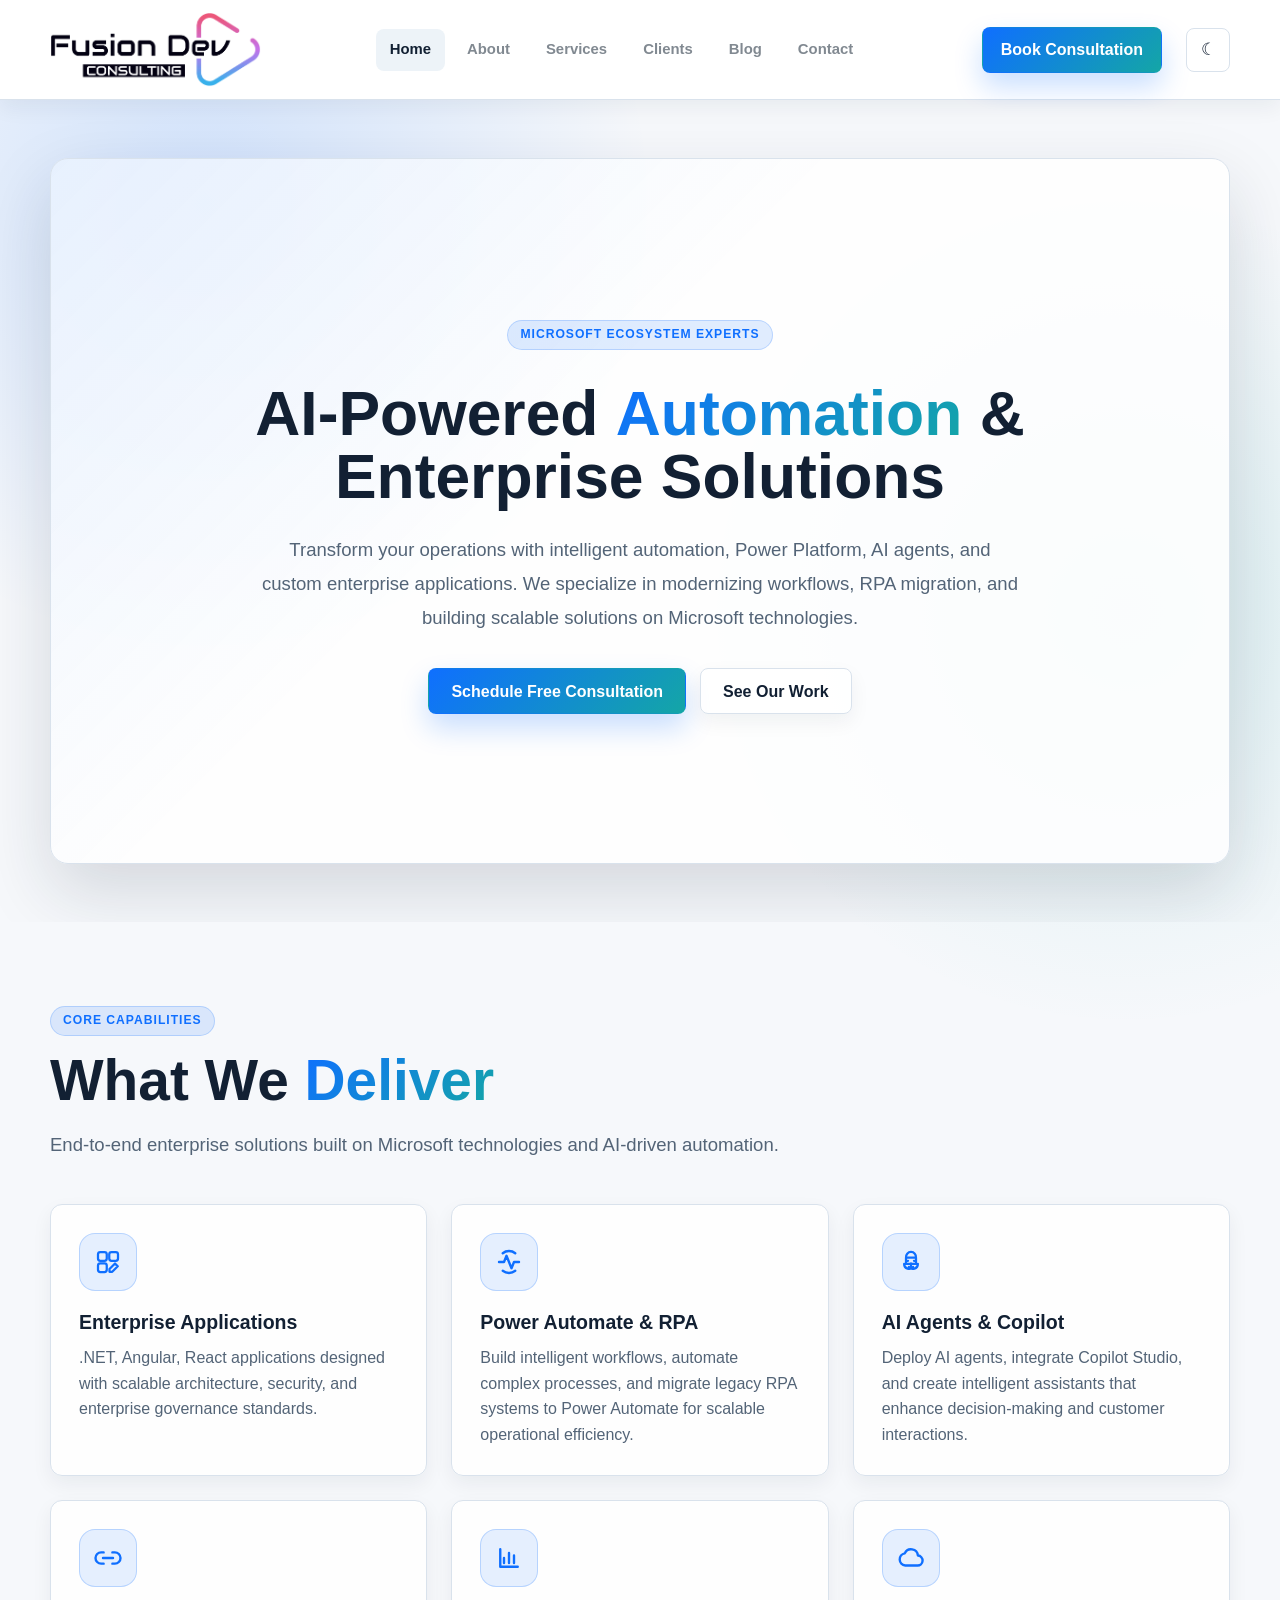
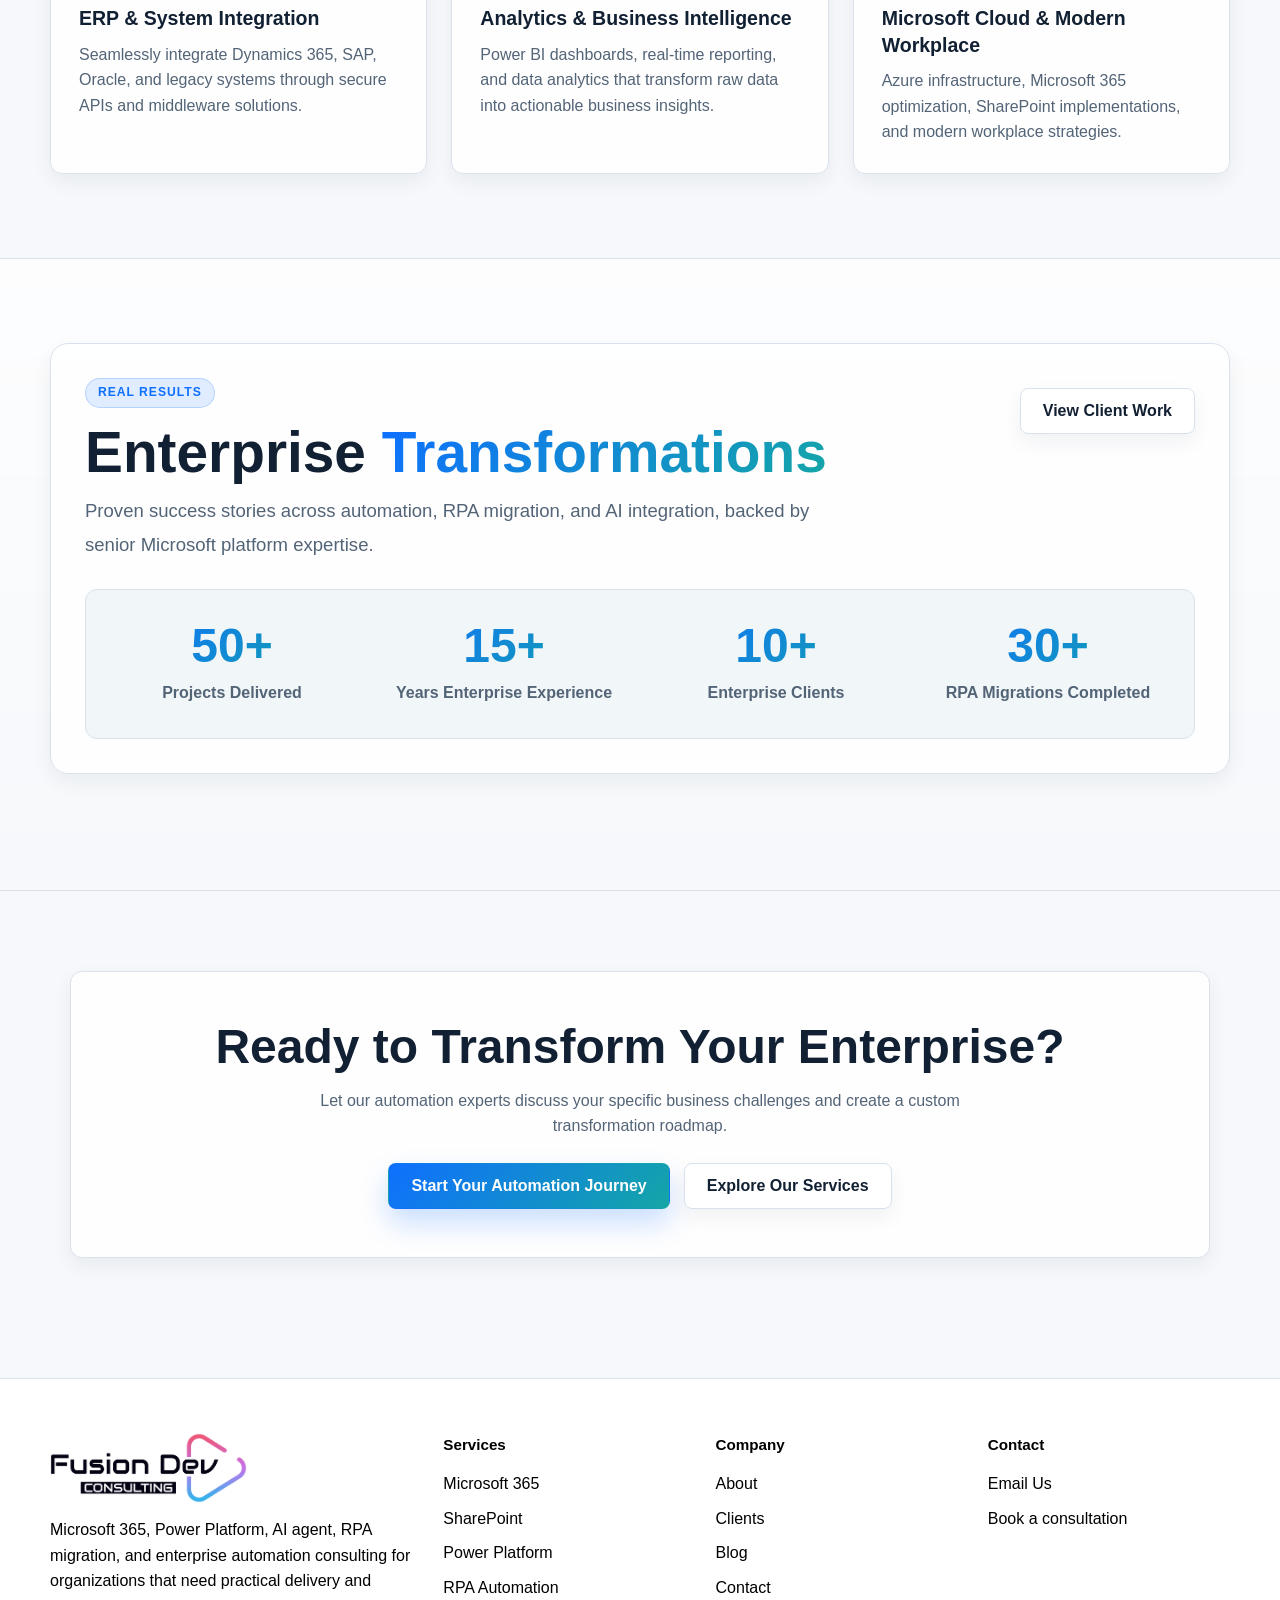
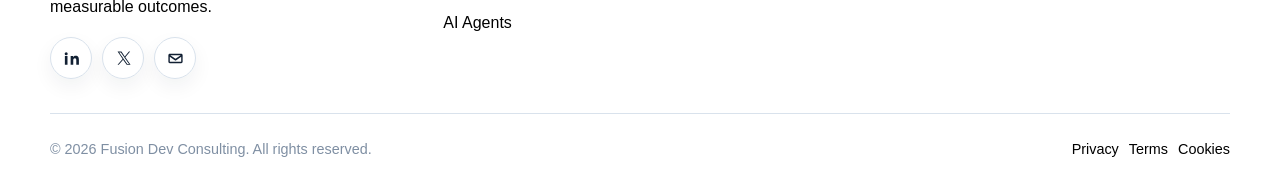
<file: index.html>
<!DOCTYPE html>
<html lang="en">
<head>
    <meta charset="UTF-8">
    <meta name="viewport" content="width=device-width, initial-scale=1.0">
    <title>Power Automate & AI Automation | Microsoft Enterprise Solutions | Fusion Dev</title>
    <meta name="description" content="Expert Microsoft Power Platform, RPA migration, and AI automation solutions for enterprise businesses. Power Automate, AI Agents, .NET development.">
    <link rel="stylesheet" href="style-premium.css">
</head>
<body>
    <!-- NAVIGATION -->
    <nav>
        <a href="index.html" class="nav-logo">
            <img src="Images/Logo.png" alt="Fusion Dev">
   
        </a>

        <ul class="nav-links">
            <li><a href="index.html">Home</a></li>
            <li><a href="about.html">About</a></li>
            <li><a href="services.html">Services</a></li>
            <li><a href="clients.html">Clients</a></li>
            <li><a href="https://www.fusiondevconsulting.ai/">Blog</a></li>
            <li><a href="contact.html">Contact</a></li>
        </ul>

        <a href="contact.html" class="nav-cta">Book Consultation</a>

        <button class="hamburger">
            <span></span>
            <span></span>
            <span></span>
        </button>
    </nav>

    <!-- HERO SECTION -->
    <section class="hero">
        <div class="hero-content">
            <span class="hero-pretitle">Microsoft Ecosystem Experts</span>
            <h1 class="hero-title">AI-Powered <strong>Automation</strong> & Enterprise Solutions</h1>
            <p class="hero-description">
                Transform your operations with intelligent automation, Power Platform, AI agents, and custom enterprise applications. We specialize in modernizing workflows, RPA migration, and building scalable solutions on Microsoft technologies.
            </p>
            <div class="hero-cta">
                <a href="contact.html" class="btn-primary">Schedule Free Consultation</a>
                <a href="#case-studies" class="btn-secondary">See Our Work</a>
            </div>
        </div>
    </section>

    <!-- SERVICES SECTION -->
    <section id="services">
        <div class="container">
            <span class="section-pretitle">Core Capabilities</span>
            <h2 class="section-title">What We <strong>Deliver</strong></h2>
            <p class="section-description">
                End-to-end enterprise solutions built on Microsoft technologies and AI-driven automation.
            </p>

            <div class="features-grid">
                <div class="feature-card">
                    <span class="feature-icon" data-icon="apps"></span>
                    <h3 class="feature-title">Enterprise Applications</h3>
                    <p class="feature-description">.NET, Angular, React applications designed with scalable architecture, security, and enterprise governance standards.</p>
                </div>
                <div class="feature-card">
                    <span class="feature-icon" data-icon="automate"></span>
                    <h3 class="feature-title">Power Automate & RPA</h3>
                    <p class="feature-description">Build intelligent workflows, automate complex processes, and migrate legacy RPA systems to Power Automate for scalable operational efficiency.</p>
                </div>

                <div class="feature-card">
                    <span class="feature-icon" data-icon="ai"></span>
                    <h3 class="feature-title">AI Agents & Copilot</h3>
                    <p class="feature-description">Deploy AI agents, integrate Copilot Studio, and create intelligent assistants that enhance decision-making and customer interactions.</p>
                </div>



                <div class="feature-card">
                    <span class="feature-icon" data-icon="integration"></span>
                    <h3 class="feature-title">ERP & System Integration</h3>
                    <p class="feature-description">Seamlessly integrate Dynamics 365, SAP, Oracle, and legacy systems through secure APIs and middleware solutions.</p>
                </div>

                <div class="feature-card">
                    <span class="feature-icon" data-icon="analytics"></span>
                    <h3 class="feature-title">Analytics & Business Intelligence</h3>
                    <p class="feature-description">Power BI dashboards, real-time reporting, and data analytics that transform raw data into actionable business insights.</p>
                </div>

                <div class="feature-card">
                    <span class="feature-icon" data-icon="cloud"></span>
                    <h3 class="feature-title">Microsoft Cloud & Modern Workplace</h3>
                    <p class="feature-description">Azure infrastructure, Microsoft 365 optimization, SharePoint implementations, and modern workplace strategies.</p>
                </div>
            </div>
        </div>
    </section>

    <!-- CASE STUDIES SECTION -->
    <section id="case-studies" class="case-studies-section">
        <div class="container">
            <div class="proof-panel">
                <div class="proof-header">
                    <div>
                        <span class="section-pretitle">Real Results</span>
                        <h2 class="section-title">Enterprise <strong>Transformations</strong></h2>
                        <p class="section-description">
                            Proven success stories across automation, RPA migration, and AI integration, backed by senior Microsoft platform expertise.
                        </p>
                    </div>
                    <a href="clients.html" class="btn-secondary">View Client Work</a>
                </div>

                <div class="trust-grid">
                    <div class="trust-item">
                        <div class="trust-number">50+</div>
                        <div class="trust-label">Projects Delivered</div>
                    </div>
                    <div class="trust-item">
                        <div class="trust-number">15+</div>
                        <div class="trust-label">Years Enterprise Experience</div>
                    </div>
                    <div class="trust-item">
                        <div class="trust-number">10+</div>
                        <div class="trust-label">Enterprise Clients</div>
                    </div>
                    <div class="trust-item">
                        <div class="trust-number">30+</div>
                        <div class="trust-label">RPA Migrations Completed</div>
                    </div>
                </div>
            </div>          

            </div>
        </div>
    </section>

    <!-- CTA SECTION -->
    <section style="padding: 80px 0;">
        <div class="container">
            <div class="cta-section">
                <h2>Ready to Transform Your Enterprise?</h2>
                <p>Let our automation experts discuss your specific business challenges and create a custom transformation roadmap.</p>
                <div class="cta-buttons">
                    <a href="contact.html" class="btn-primary">Start Your Automation Journey</a>
                    <a href="contact.html" class="btn-secondary">Explore Our Services</a>
                </div>
            </div>
        </div>
    </section>

    <footer></footer>

<script src="main.js"></script>
</body>
</html>
</file>
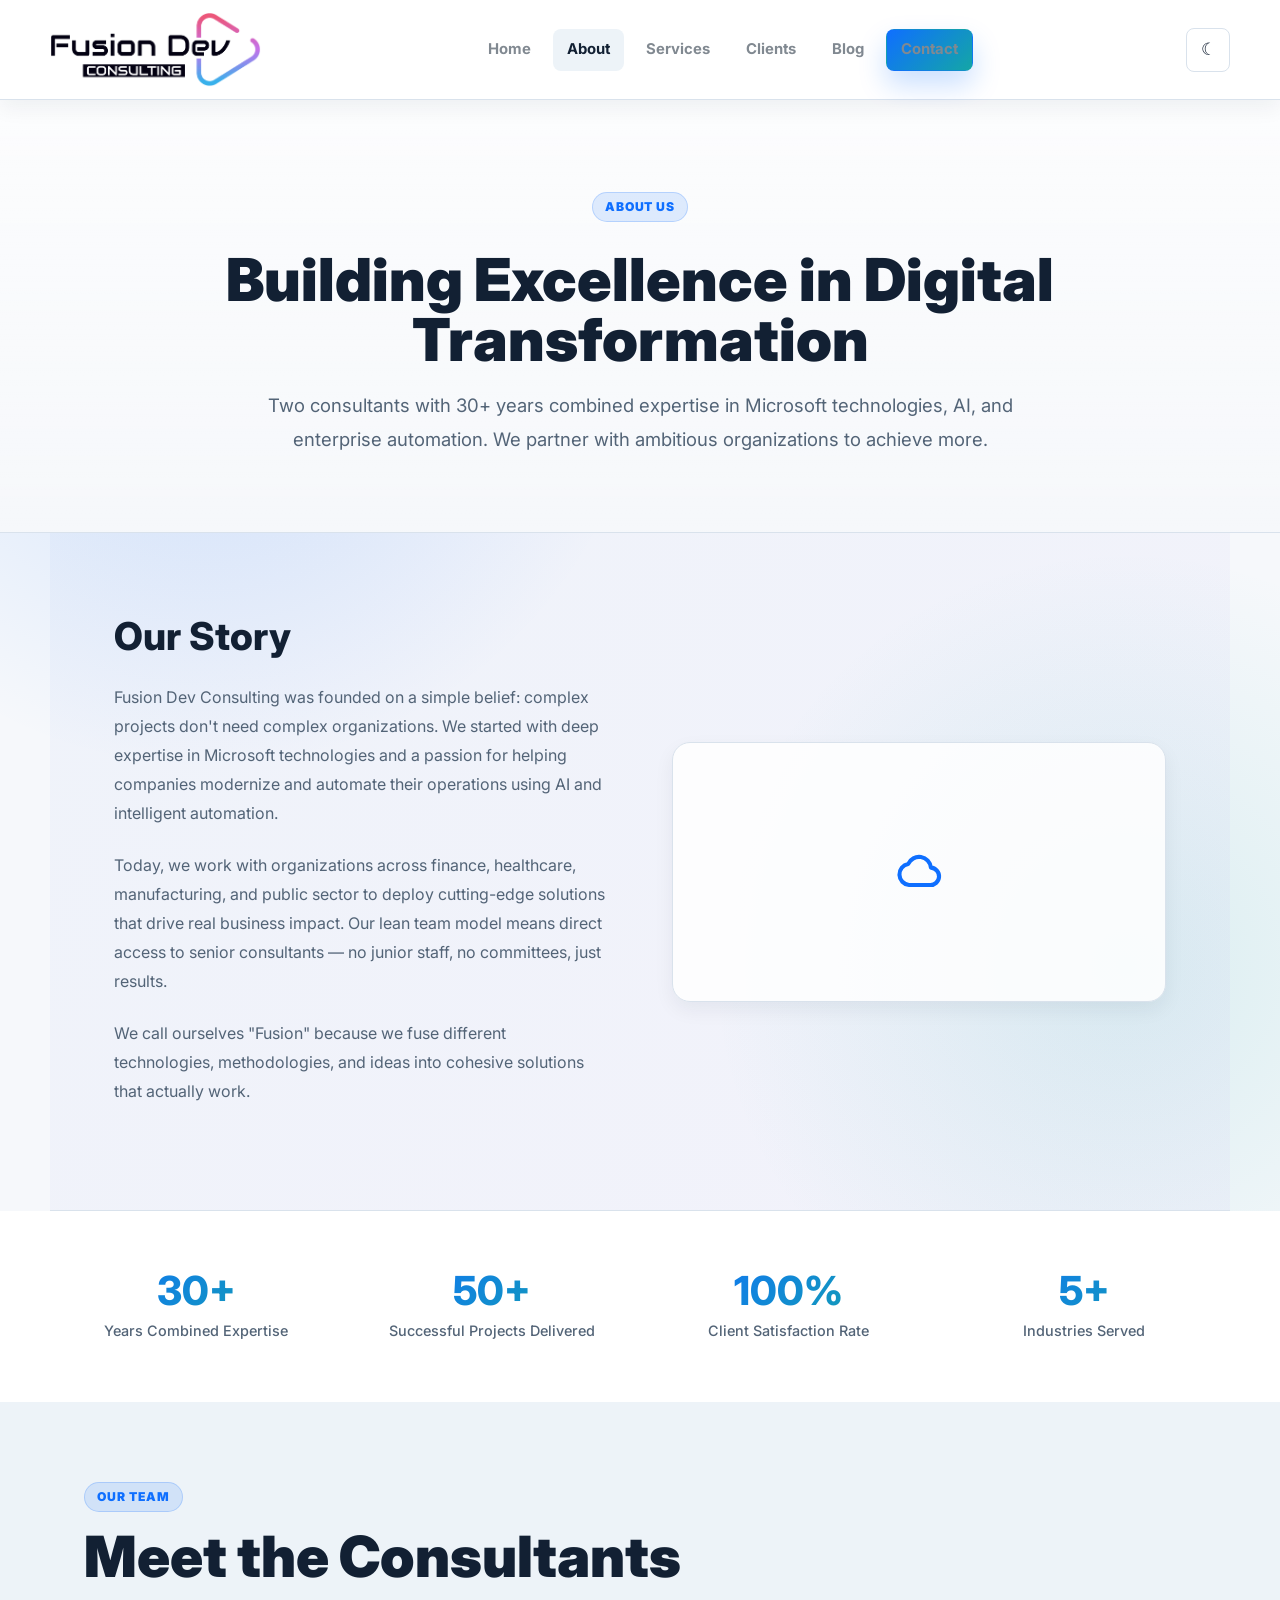
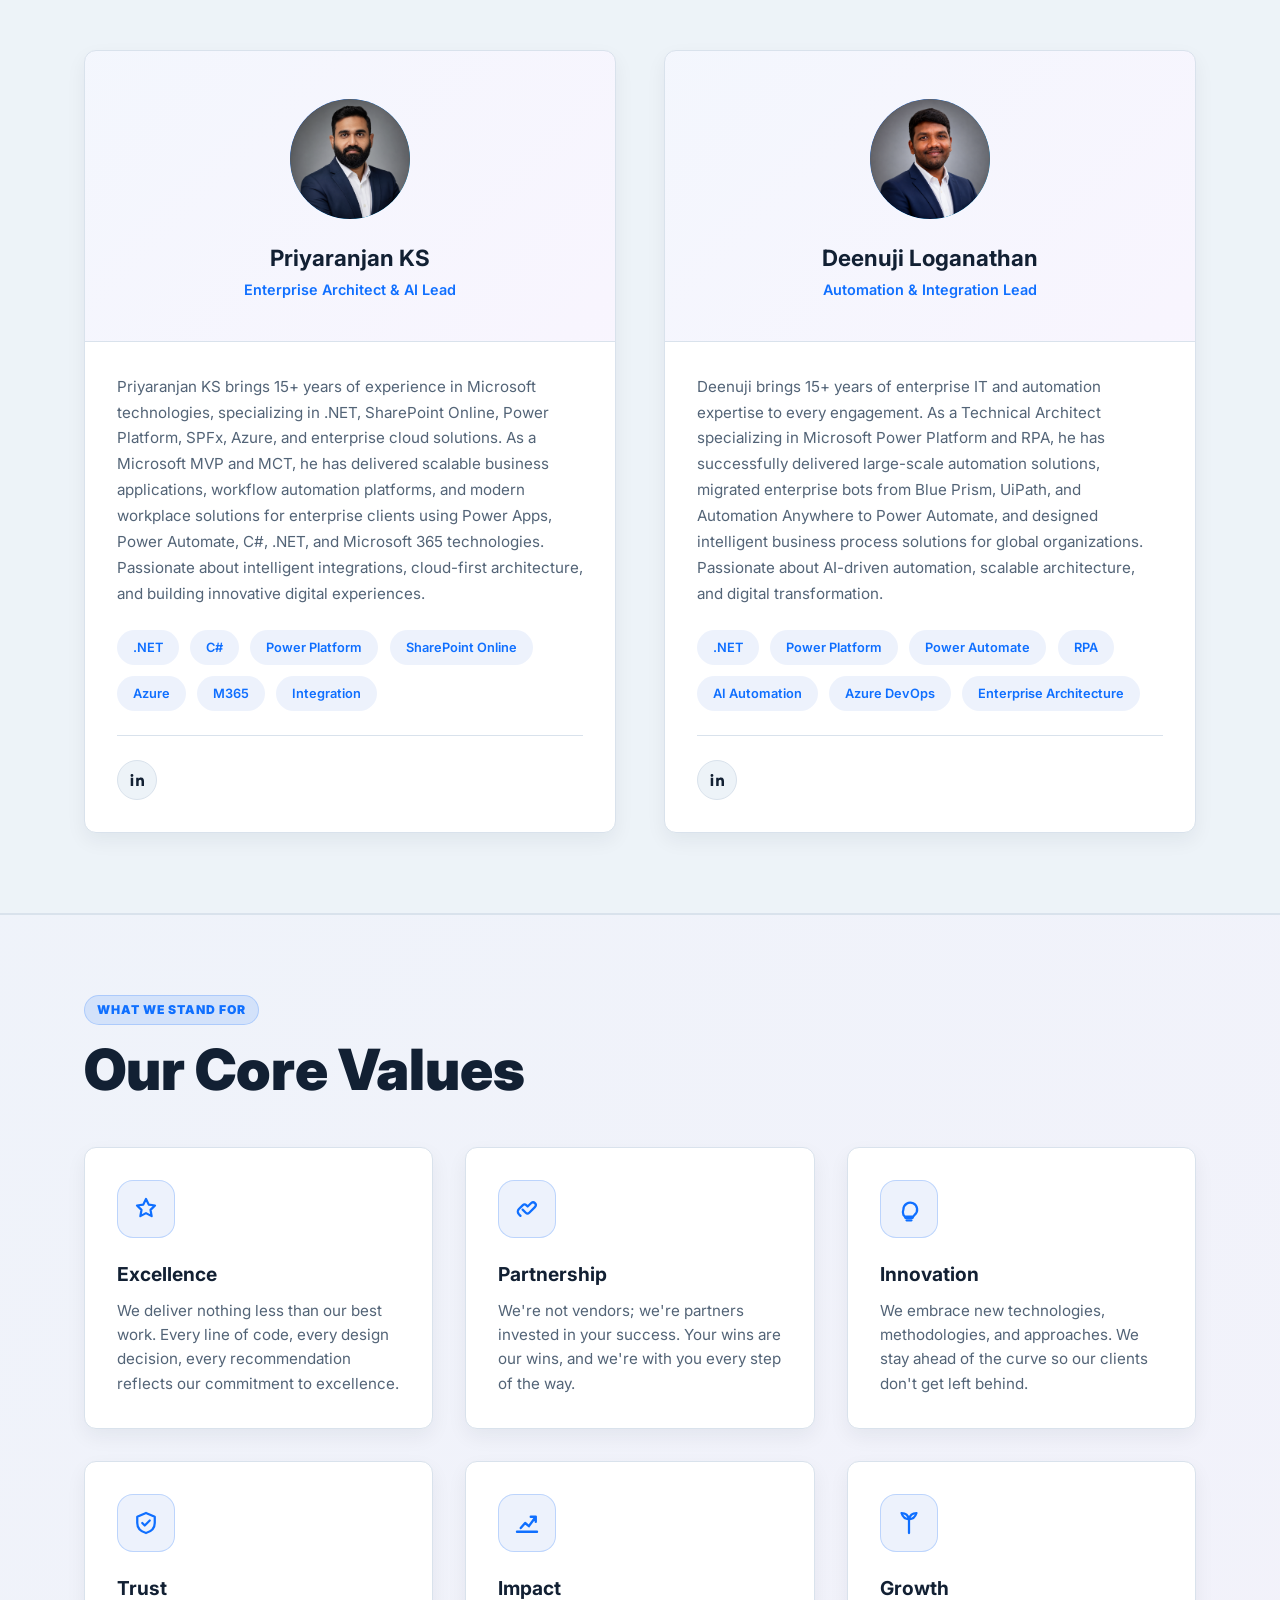
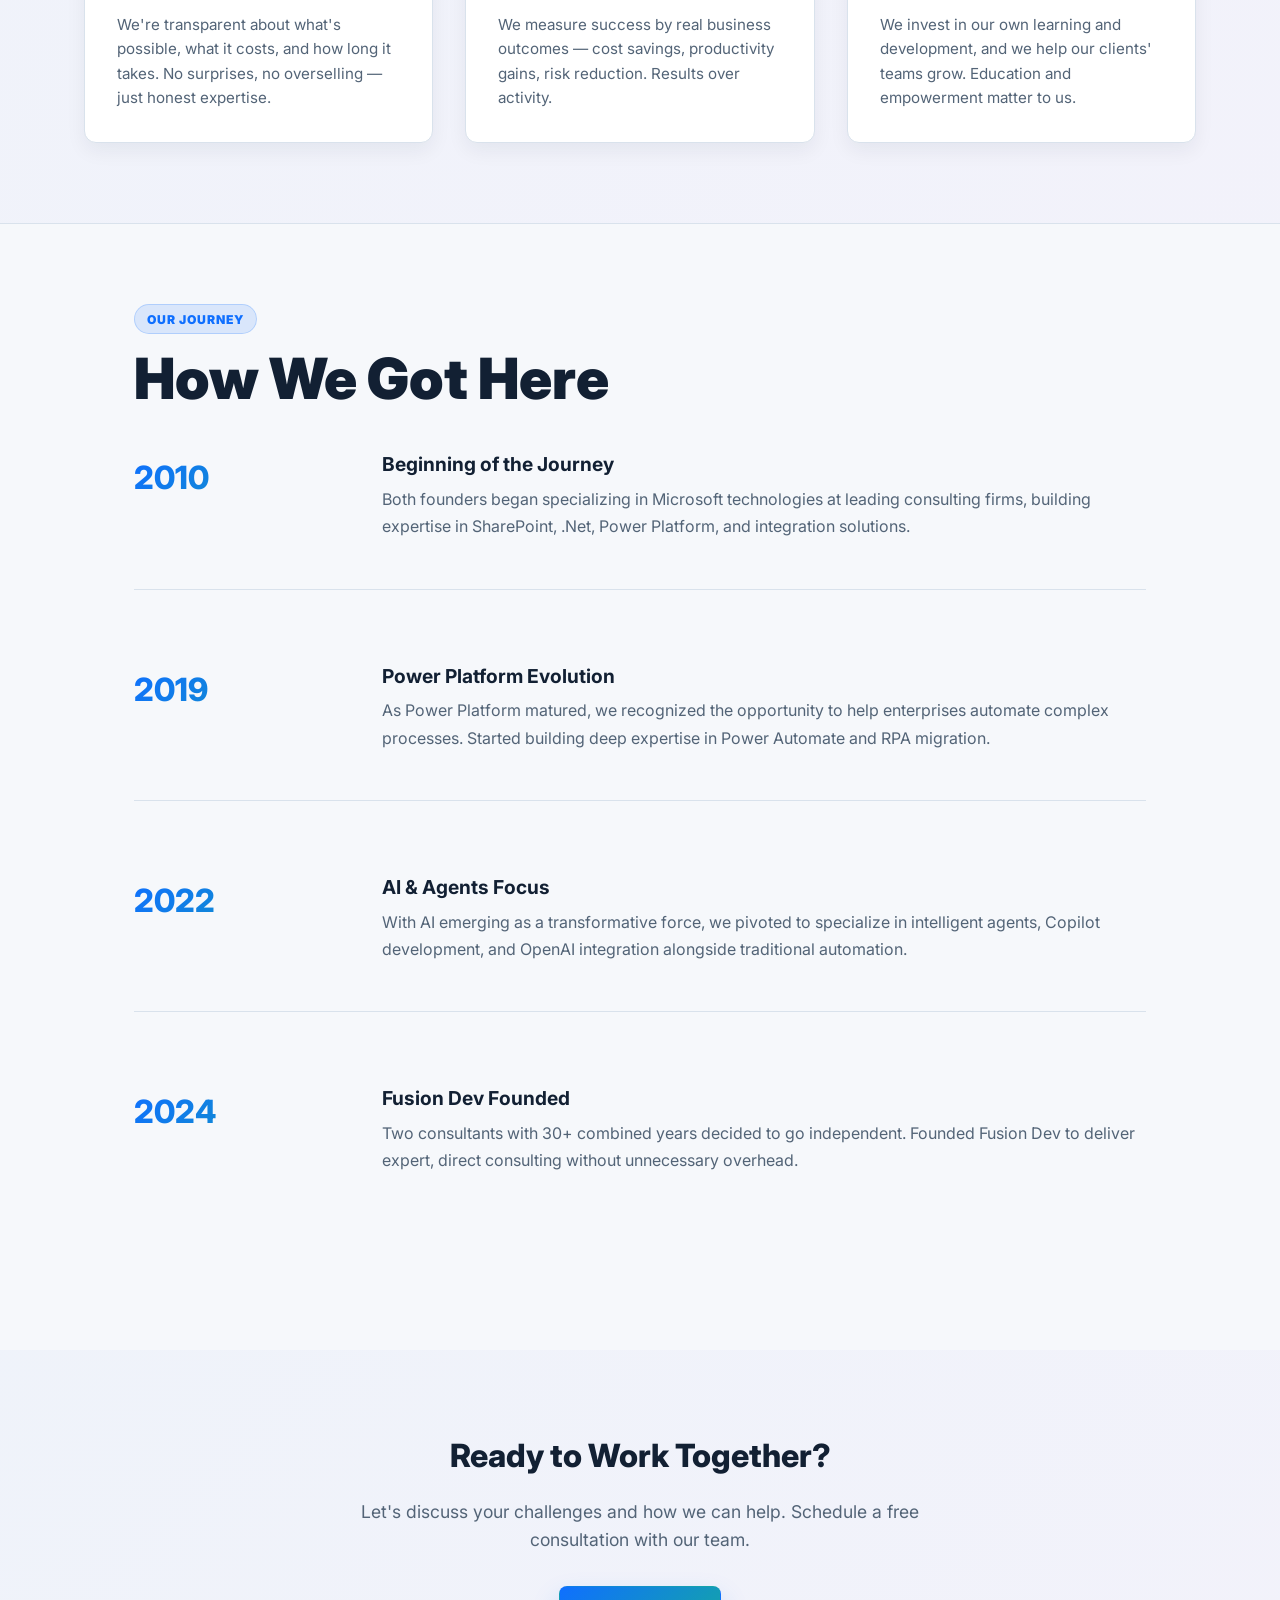
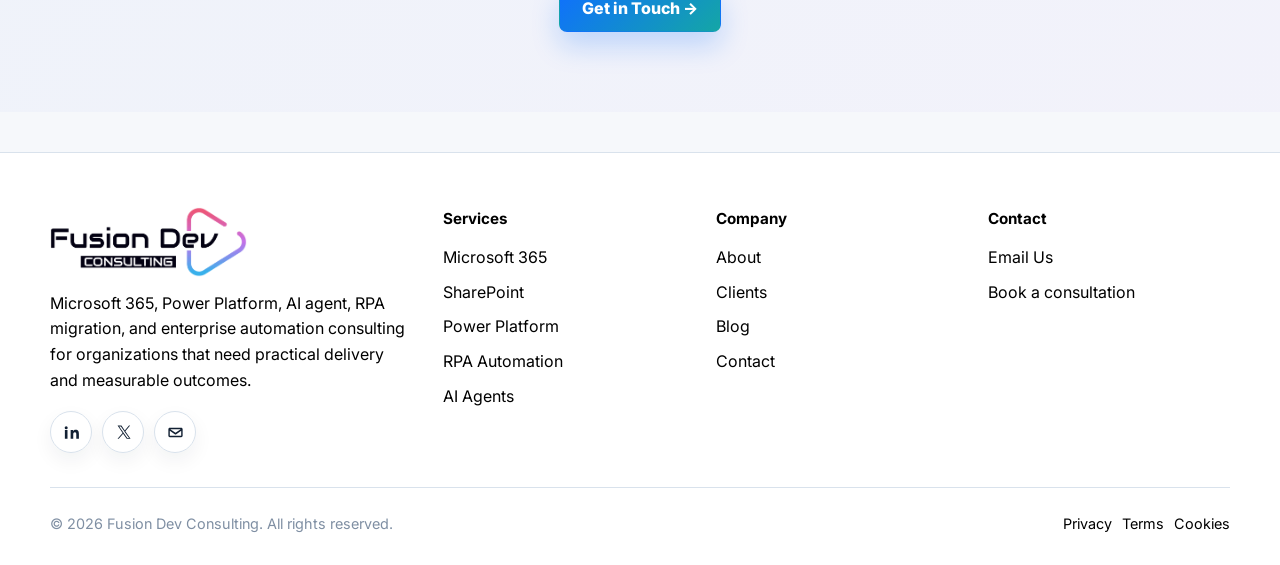
<file: about.html>
<!DOCTYPE html>
<html lang="en">
<head>
    <meta charset="UTF-8">
    <meta name="viewport" content="width=device-width, initial-scale=1.0">
    <title>About Us | Fusion Dev Consulting</title>
    <link rel="stylesheet" href="style-premium.css">
    <!-- Add in <head> -->
    <link href="https://fonts.googleapis.com/css2?family=Inter:wght@400;700;900&display=swap" rel="stylesheet">
    <link rel="stylesheet" href="https://cdnjs.cloudflare.com/ajax/libs/font-awesome/6.4.0/css/all.min.css">
    <style>
        body, h1, h2, h3, h4, h5, h6 {
            font-family: 'Inter', var(--font-body);
        }
    </style>
    <style>
        .about-hero {
            padding: 80px 5%;
            display: grid;
            grid-template-columns: 1fr 1fr;
            gap: 4rem;
            align-items: center;
            background: linear-gradient(135deg, rgba(26,86,219,0.03) 0%, rgba(124,58,237,0.03) 100%);
            border-bottom: 1px solid var(--border);
        }

        .about-hero-text h2 {
            font-size: 2.4rem;
            font-weight: 800;
            margin-bottom: 1.5rem;
            line-height: 1.2;
        }

        .about-hero-text p {
            font-size: 1rem;
            color: var(--muted);
            line-height: 1.8;
            margin-bottom: 1.5rem;
            font-weight: 400;
        }

        .about-hero-visual {
            display: flex;
            align-items: center;
            justify-content: center;
            font-size: 6rem;
            animation: float 3s ease-in-out infinite;
        }

        @keyframes float {
            0%, 100% {
                transform: translateY(0px);
            }

            50% {
                transform: translateY(-20px);
            }
        }

        .stats-grid {
            display: grid;
            grid-template-columns: repeat(4, 1fr);
            gap: 2rem;
            padding: 60px 5%;
            background: var(--bg);
        }

        .stat-item {
            text-align: center;
        }

        .stat-number {
            font-size: 2.5rem;
            font-weight: 800;
            background: var(--gradient);
            -webkit-background-clip: text;
            -webkit-text-fill-color: transparent;
            margin-bottom: 0.5rem;
        }

        .stat-label {
            font-size: 0.9rem;
            color: var(--muted);
            font-weight: 500;
        }

        .consultants-section {
            padding: 80px 5%;
            background: var(--bg2);
            border-bottom: 1px solid var(--border);
        }

        .consultants-grid {
            display: grid;
            grid-template-columns: 1fr 1fr;
            gap: 3rem;
            margin-top: 4rem;
        }

        .consultant-card {
            background: var(--bg);
            border: 1px solid var(--border);
            border-radius: var(--radius);
            overflow: hidden;
            transition: all 0.3s ease;
        }

            .consultant-card:hover {
                transform: translateY(-8px);
                box-shadow: var(--shadow-lg);
                border-color: rgba(26,86,219,0.2);
            }

        .consultant-header {
            padding: 3rem 2rem 2rem;
            text-align: center;
            background: linear-gradient(135deg, rgba(26,86,219,0.05) 0%, rgba(124,58,237,0.05) 100%);
        }

        .consultant-avatar {
          width: 120px;
          height: 120px;
          border-radius: 50%;
          display: flex;
          align-items: center;
          justify-content: center;
          margin: 0 auto 1.5rem;
          overflow: hidden;
          flex-shrink: 0;
          background: linear-gradient(135deg, #1a56db, #0891b2);
        }

        .avatar-img {
          width: 100%;
          height: 100%;
          object-fit: cover;
          object-position: center;
          border-radius: 50%;
        }

        .consultant-header h3 {
            font-size: 1.4rem;
            font-weight: 700;
            margin-bottom: 0.3rem;
        }

        .consultant-title {
            font-size: 0.9rem;
            color: var(--accent);
            font-weight: 600;
            margin-bottom: 0.5rem;
        }

        .consultant-bio {
            padding: 2rem;
            font-size: 0.95rem;
            color: var(--muted);
            line-height: 1.7;
        }

        .expertise-list {
            display: flex;
            flex-wrap: wrap;
            gap: 0.7rem;
            margin-top: 1.5rem;
        }

        .expertise-tag {
            display: inline-block;
            background: rgba(26,86,219,0.08);
            color: var(--accent);
            padding: 0.4rem 1rem;
            border-radius: 100px;
            font-size: 0.8rem;
            font-weight: 600;
        }

        .social-links {
            display: flex;
            gap: 1rem;
            margin-top: 1.5rem;
            padding-top: 1.5rem;
            border-top: 1px solid var(--border);
        }

        .social-link {
            display: inline-flex;
            align-items: center;
            justify-content: center;
            width: 40px;
            height: 40px;
            border-radius: 50%;
            background: var(--bg2);
            color: var(--text);
            text-decoration: none;
            transition: all 0.3s ease;
        }

            .social-link:hover {
                background: var(--accent);
                color: white;
            }

        .values-section {
            padding: 80px 5%;
            background: linear-gradient(135deg, rgba(26,86,219,0.03) 0%, rgba(124,58,237,0.03) 100%);
            border-bottom: 1px solid var(--border);
        }

        .values-grid {
            display: grid;
            grid-template-columns: 1fr 1fr 1fr;
            gap: 2rem;
            margin-top: 3rem;
        }

        .value-item {
            background: var(--bg);
            border: 1px solid var(--border);
            border-radius: var(--radius);
            padding: 2rem;
            transition: all 0.3s ease;
        }

            .value-item:hover {
                transform: translateY(-4px);
                border-color: rgba(26,86,219,0.2);
            }

        .value-icon {
          font-size: 2.5rem;
          margin-bottom: 1.5rem;
          color: var(--accent);
          width: 60px;
          height: 60px;
          display: flex;
          align-items: center;
          justify-content: center;
          background: rgba(26,86,219,0.08);
          border-radius: 12px;
          transition: all 0.3s ease;
        }

        .value-item:hover .value-icon {
          background: rgba(26,86,219,0.15);
          transform: scale(1.1);
          color: var(--accent);
        }

        .value-item h3 {
            font-size: 1.2rem;
            font-weight: 700;
            margin-bottom: 0.7rem;
        }

        .value-item p {
            color: var(--muted);
            line-height: 1.6;
            font-size: 0.95rem;
        }

        .timeline {
            padding: 80px 5%;
        }

        .timeline-item {
            display: grid;
            grid-template-columns: 200px 1fr;
            gap: 3rem;
            margin-bottom: 3rem;
            padding-bottom: 3rem;
            border-bottom: 1px solid var(--border);
        }

            .timeline-item:last-child {
                border-bottom: none;
            }

        .timeline-year {
            font-size: 2rem;
            font-weight: 800;
            background: var(--gradient);
            -webkit-background-clip: text;
            -webkit-text-fill-color: transparent;
        }

        .timeline-content h3 {
            font-size: 1.2rem;
            font-weight: 700;
            margin-bottom: 0.5rem;
        }

        .timeline-content p {
            color: var(--muted);
            line-height: 1.7;
        }

        @media(max-width:1024px) {
            .about-hero {
                grid-template-columns: 1fr;
            }

            .stats-grid {
                grid-template-columns: 1fr 1fr;
            }

            .consultants-grid {
                grid-template-columns: 1fr;
            }

            .values-grid {
                grid-template-columns: 1fr 1fr;
            }

            .timeline-item {
                grid-template-columns: 1fr;
                gap: 1.5rem;
            }
        }

        @media(max-width:768px) {
            .stats-grid {
                grid-template-columns: 1fr;
            }

            .values-grid {
                grid-template-columns: 1fr;
            }
        }
    </style>
</head>
<body>
<nav>
  <a href="index.html" class="nav-logo"><img src="Images/Logo.png" alt="Fusion Dev"></a>
  <ul class="nav-links">
    <li><a href="index.html">Home</a></li>
    <li><a href="about.html">About</a></li>
    <li><a href="services.html">Services</a></li>
    <li><a href="clients.html">Clients</a></li>
    <li><a href="https://www.fusiondevconsulting.ai/">Blog</a></li>
    <li><a href="contact.html" class="nav-cta">Contact</a></li>
  </ul>
  <button class="hamburger" onclick="toggleMenu()"><span></span><span></span><span></span></button>
</nav>

<div class="page-hero">
  <span class="page-hero-label">About Us</span>
  <h1>Building Excellence in Digital Transformation</h1>
  <p>Two consultants with 30+ years combined expertise in Microsoft technologies, AI, and enterprise automation. We partner with ambitious organizations to achieve more.</p>
</div>

<!-- ABOUT HERO -->
<section class="about-hero reveal">
  <div class="about-hero-text">
    <h2>Our Story</h2>
    <p>Fusion Dev Consulting was founded on a simple belief: complex projects don't need complex organizations. We started with deep expertise in Microsoft technologies and a passion for helping companies modernize and automate their operations using AI and intelligent automation.</p>
    <p>Today, we work with organizations across finance, healthcare, manufacturing, and public sector to deploy cutting-edge solutions that drive real business impact. Our lean team model means direct access to senior consultants — no junior staff, no committees, just results.</p>
    <p>We call ourselves "Fusion" because we fuse different technologies, methodologies, and ideas into cohesive solutions that actually work.</p>
  </div>
  <div class="about-hero-visual reveal" data-icon="cloud"></div>
</section>

<!-- STATS -->
<section class="stats-grid">
  <div class="stat-item reveal">
    <div class="stat-number">30+</div>
    <div class="stat-label">Years Combined Expertise</div>
  </div>
  <div class="stat-item reveal">
    <div class="stat-number">50+</div>
    <div class="stat-label">Successful Projects Delivered</div>
  </div>
  <div class="stat-item reveal">
    <div class="stat-number">100%</div>
    <div class="stat-label">Client Satisfaction Rate</div>
  </div>
  <div class="stat-item reveal">
    <div class="stat-number">5+</div>
    <div class="stat-label">Industries Served</div>
  </div>
</section>

<!-- CONSULTANTS -->
<section class="consultants-section">
  <div class="container">
    <div class="section-label" style="margin-bottom: 1rem;">Our Team</div>
    <h2 class="section-title">Meet the Consultants</h2>
    <div class="consultants-grid">

      <div class="consultant-card reveal">
        <div class="consultant-header">
            <div class="consultant-avatar">
                <img src="Images/Priyan_DP.png" alt="Priyaranjan KS" class="avatar-img">
            </div>

            <h3>Priyaranjan KS</h3>
          <div class="consultant-title">Enterprise Architect & AI Lead</div>
        </div>
        <div class="consultant-bio">
            <p>Priyaranjan KS brings 15+ years of experience in Microsoft technologies, specializing in .NET, SharePoint Online, Power Platform, SPFx, Azure, and enterprise cloud solutions. As a Microsoft MVP and MCT, he has delivered scalable business applications, workflow automation platforms, and modern workplace solutions for enterprise clients using Power Apps, Power Automate, C#, .NET, and Microsoft 365 technologies. Passionate about intelligent integrations, cloud-first architecture, and building innovative digital experiences.</p>

            <div class="expertise-list">
                <span class="expertise-tag">.NET</span>
                <span class="expertise-tag">C#</span>
                <span class="expertise-tag">Power Platform</span>
                <span class="expertise-tag">SharePoint Online</span>
                <span class="expertise-tag">Azure</span>
                <span class="expertise-tag">M365</span>
                <span class="expertise-tag">Integration</span>
            </div>
            <div class="social-links">
                <a href="https://www.linkedin.com/in/priyaranjanks" class="social-link">in</a>               
               
            </div>
        </div>
      </div>

      <div class="consultant-card reveal">
          <div class="consultant-header">
              <div class="consultant-avatar">
                  <img src="Images/Deenu_DP.png" alt="Deenuji Loganathan" class="avatar-img">
              </div>
              <h3>Deenuji Loganathan</h3>
              <div class="consultant-title">Automation & Integration Lead</div>
          </div>
        <div class="consultant-bio">
            <p>Deenuji brings 15+ years of enterprise IT and automation expertise to every engagement. As a Technical Architect specializing in Microsoft Power Platform and RPA, he has successfully delivered large-scale automation solutions, migrated enterprise bots from Blue Prism, UiPath, and Automation Anywhere to Power Automate, and designed intelligent business process solutions for global organizations. Passionate about AI-driven automation, scalable architecture, and digital transformation.</p>

            <div class="expertise-list">
                <span class="expertise-tag">.NET</span>
                <span class="expertise-tag">Power Platform</span>
                <span class="expertise-tag">Power Automate</span>
                <span class="expertise-tag">RPA</span>
                <span class="expertise-tag">AI Automation</span>
                <span class="expertise-tag">Azure DevOps</span>
                <span class="expertise-tag">Enterprise Architecture</span>
            </div>

            <div class="social-links">
                <a href="https://www.linkedin.com/in/deenuji/" class="social-link">in</a>
                
            </div>
        </div>
        </div>
      </div>

    </div>
  </div>
</section>

<!-- VALUES -->
<section class="values-section">
  <div class="container">
    <div class="section-label" style="margin-bottom: 1rem;">What We Stand For</div>
    <h2 class="section-title">Our Core Values</h2>
    <div class="values-grid">
      <div class="value-item reveal">
        <div class="value-icon" data-icon="excellence"></div>
        <h3>Excellence</h3>
        <p>We deliver nothing less than our best work. Every line of code, every design decision, every recommendation reflects our commitment to excellence.</p>
      </div>

      <div class="value-item reveal">
        <div class="value-icon" data-icon="partnership"></div>
        <h3>Partnership</h3>
        <p>We're not vendors; we're partners invested in your success. Your wins are our wins, and we're with you every step of the way.</p>
      </div>

      <div class="value-item reveal">
        <div class="value-icon" data-icon="innovation"></div>
        <h3>Innovation</h3>
        <p>We embrace new technologies, methodologies, and approaches. We stay ahead of the curve so our clients don't get left behind.</p>
      </div>

      <div class="value-item reveal">
        <div class="value-icon" data-icon="trust"></div>
        <h3>Trust</h3>
        <p>We're transparent about what's possible, what it costs, and how long it takes. No surprises, no overselling — just honest expertise.</p>
      </div>

      <div class="value-item reveal">
        <div class="value-icon" data-icon="impact"></div>
        <h3>Impact</h3>
        <p>We measure success by real business outcomes — cost savings, productivity gains, risk reduction. Results over activity.</p>
      </div>

      <div class="value-item reveal">
        <div class="value-icon" data-icon="growth"></div>
        <h3>Growth</h3>
        <p>We invest in our own learning and development, and we help our clients' teams grow. Education and empowerment matter to us.</p>
      </div>

    </div>
  </div>
</section>

<!-- TIMELINE -->
<section class="timeline">
  <div class="container">
    <div class="section-label" style="margin-bottom: 1rem;">Our Journey</div>
    <h2 class="section-title">How We Got Here</h2>

    <div class="timeline-item reveal">
      <div class="timeline-year">2010</div>
      <div class="timeline-content">
        <h3>Beginning of the Journey</h3>
        <p>Both founders began specializing in Microsoft technologies at leading consulting firms, building expertise in SharePoint, .Net,  Power Platform, and integration solutions.</p>
      </div>
    </div>

    <div class="timeline-item reveal">
      <div class="timeline-year">2019</div>
      <div class="timeline-content">
        <h3>Power Platform Evolution</h3>
        <p>As Power Platform matured, we recognized the opportunity to help enterprises automate complex processes. Started building deep expertise in Power Automate and RPA migration.</p>
      </div>
    </div>

    <div class="timeline-item reveal">
      <div class="timeline-year">2022</div>
      <div class="timeline-content">
        <h3>AI & Agents Focus</h3>
        <p>With AI emerging as a transformative force, we pivoted to specialize in intelligent agents, Copilot development, and OpenAI integration alongside traditional automation.</p>
      </div>
    </div>

    <div class="timeline-item reveal">
      <div class="timeline-year">2024</div>
      <div class="timeline-content">
        <h3>Fusion Dev Founded</h3>
        <p>Two consultants with 30+ combined years decided to go independent. Founded Fusion Dev to deliver expert, direct consulting without unnecessary overhead.</p>
      </div>
    </div>

  </div>
</section>

<!-- CTA -->
<section style="padding: 80px 5%; text-align: center; background: linear-gradient(135deg, rgba(26,86,219,0.03) 0%, rgba(124,58,237,0.03) 100%);">
  <div class="reveal">
    <h2 style="font-size: 2rem; font-weight: 800; margin-bottom: 1rem;">Ready to Work Together?</h2>
    <p style="font-size: 1.1rem; color: var(--muted); margin-bottom: 2rem; max-width: 600px; margin-left: auto; margin-right: auto;">Let's discuss your challenges and how we can help. Schedule a free consultation with our team.</p>
    <a href="contact.html" class="btn-primary">Get in Touch →</a>
  </div>
</section>

<footer>
    <div class="footer-container">
        <!-- Logo Section -->
        <div class="footer-section">
            <a href="#" class="footer-logo">
                <img src="Images/Logo.png" alt="Fusion Dev">
            </a>
            <p>Building premium digital experiences with cutting-edge technology and innovative design.</p>
            <div class="footer-social">
                <a href="#" title="Twitter">𝕏</a>
                <a href="#" title="LinkedIn">in</a>

            </div>
        </div>

        <!-- Product Section -->
        <div class="footer-section">
            <h3>Product</h3>
            <ul class="footer-links">
                <li><a href="#">Features</a></li>
                <li><a href="#">Pricing</a></li>
                <li><a href="#">Security</a></li>
                <li><a href="#">Roadmap</a></li>
            </ul>
        </div>

        <!-- Company Section -->
        <div class="footer-section">
            <h3>Company</h3>
            <ul class="footer-links">
                <li><a href="#">About</a></li>
                <li><a href="https://www.fusiondevconsulting.ai/">Blog</a></li>
                <li><a href="#">Careers</a></li>
                <li><a href="#">Contact</a></li>
            </ul>
        </div>

        <!-- Resources Section -->
        <div class="footer-section">
            <h3>Resources</h3>
            <ul class="footer-links">
                <li><a href="#">Documentation</a></li>
                <li><a href="#">API Reference</a></li>
                <li><a href="#">Community</a></li>
                <li><a href="#">Support</a></li>
            </ul>
        </div>
    </div>

    <!-- Footer Bottom -->
    <div class="footer-bottom">
        <div class="footer-copyright">
            © 2026 Fusion Dev Consulting. All rights reserved.
        </div>
        <div class="footer-legal">
            <a href="#">Privacy Policy</a>
            <a href="#">Terms of Service</a>
            <a href="#">Cookie Policy</a>
        </div>
    </div>
</footer>

<script src="main.js"></script>
</body>
</html>
</file>
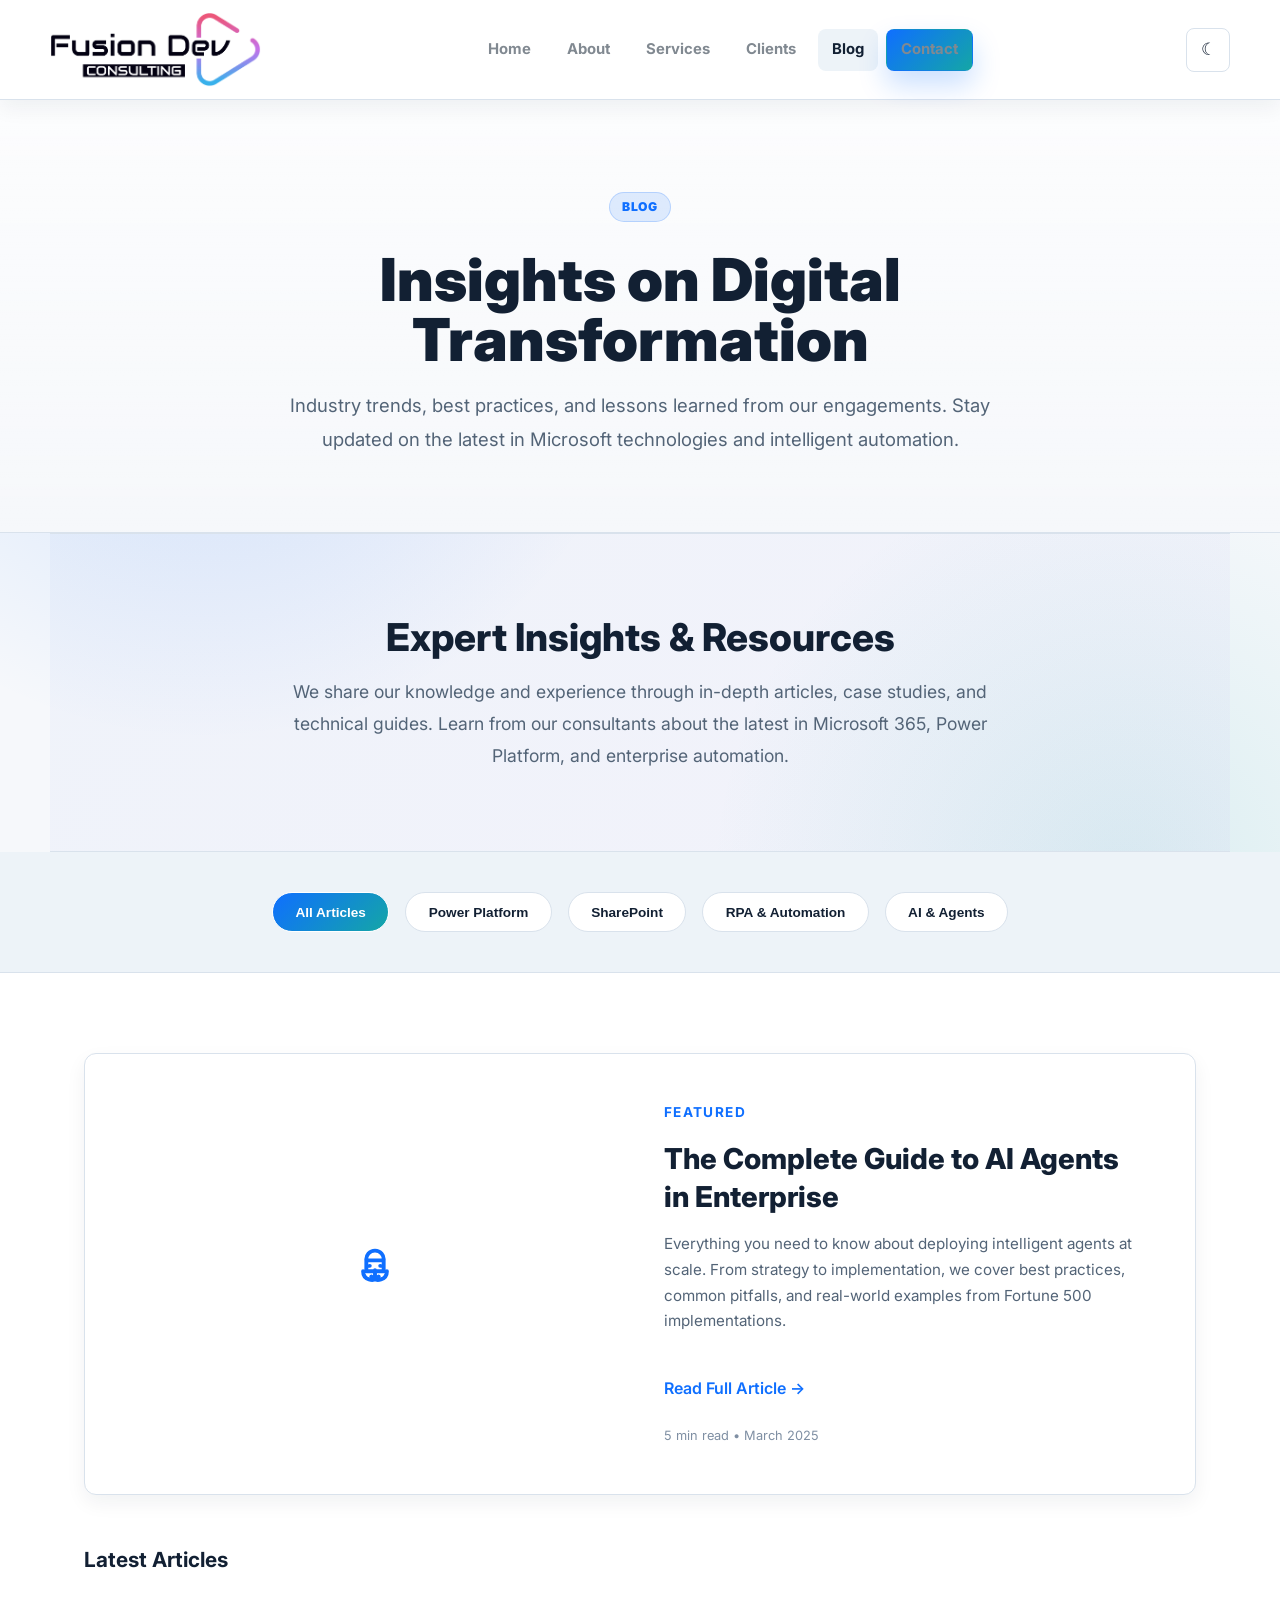
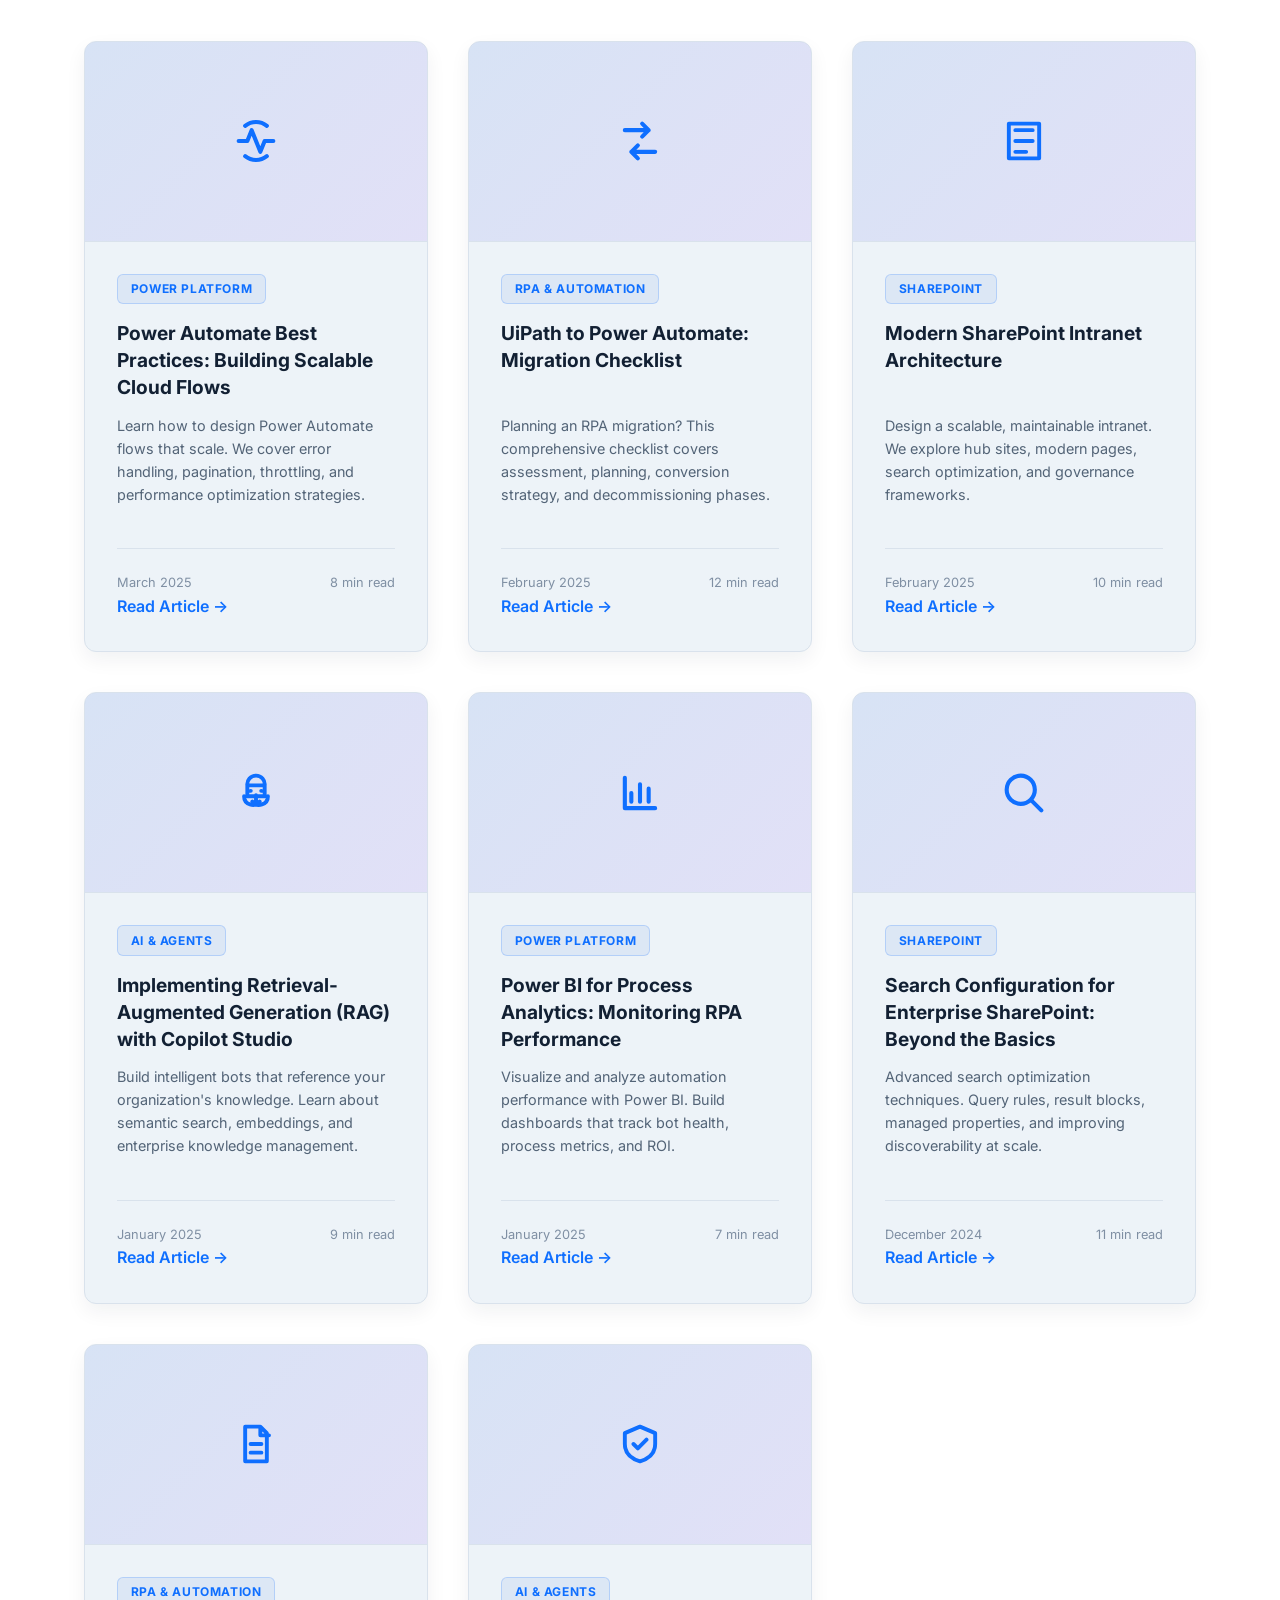
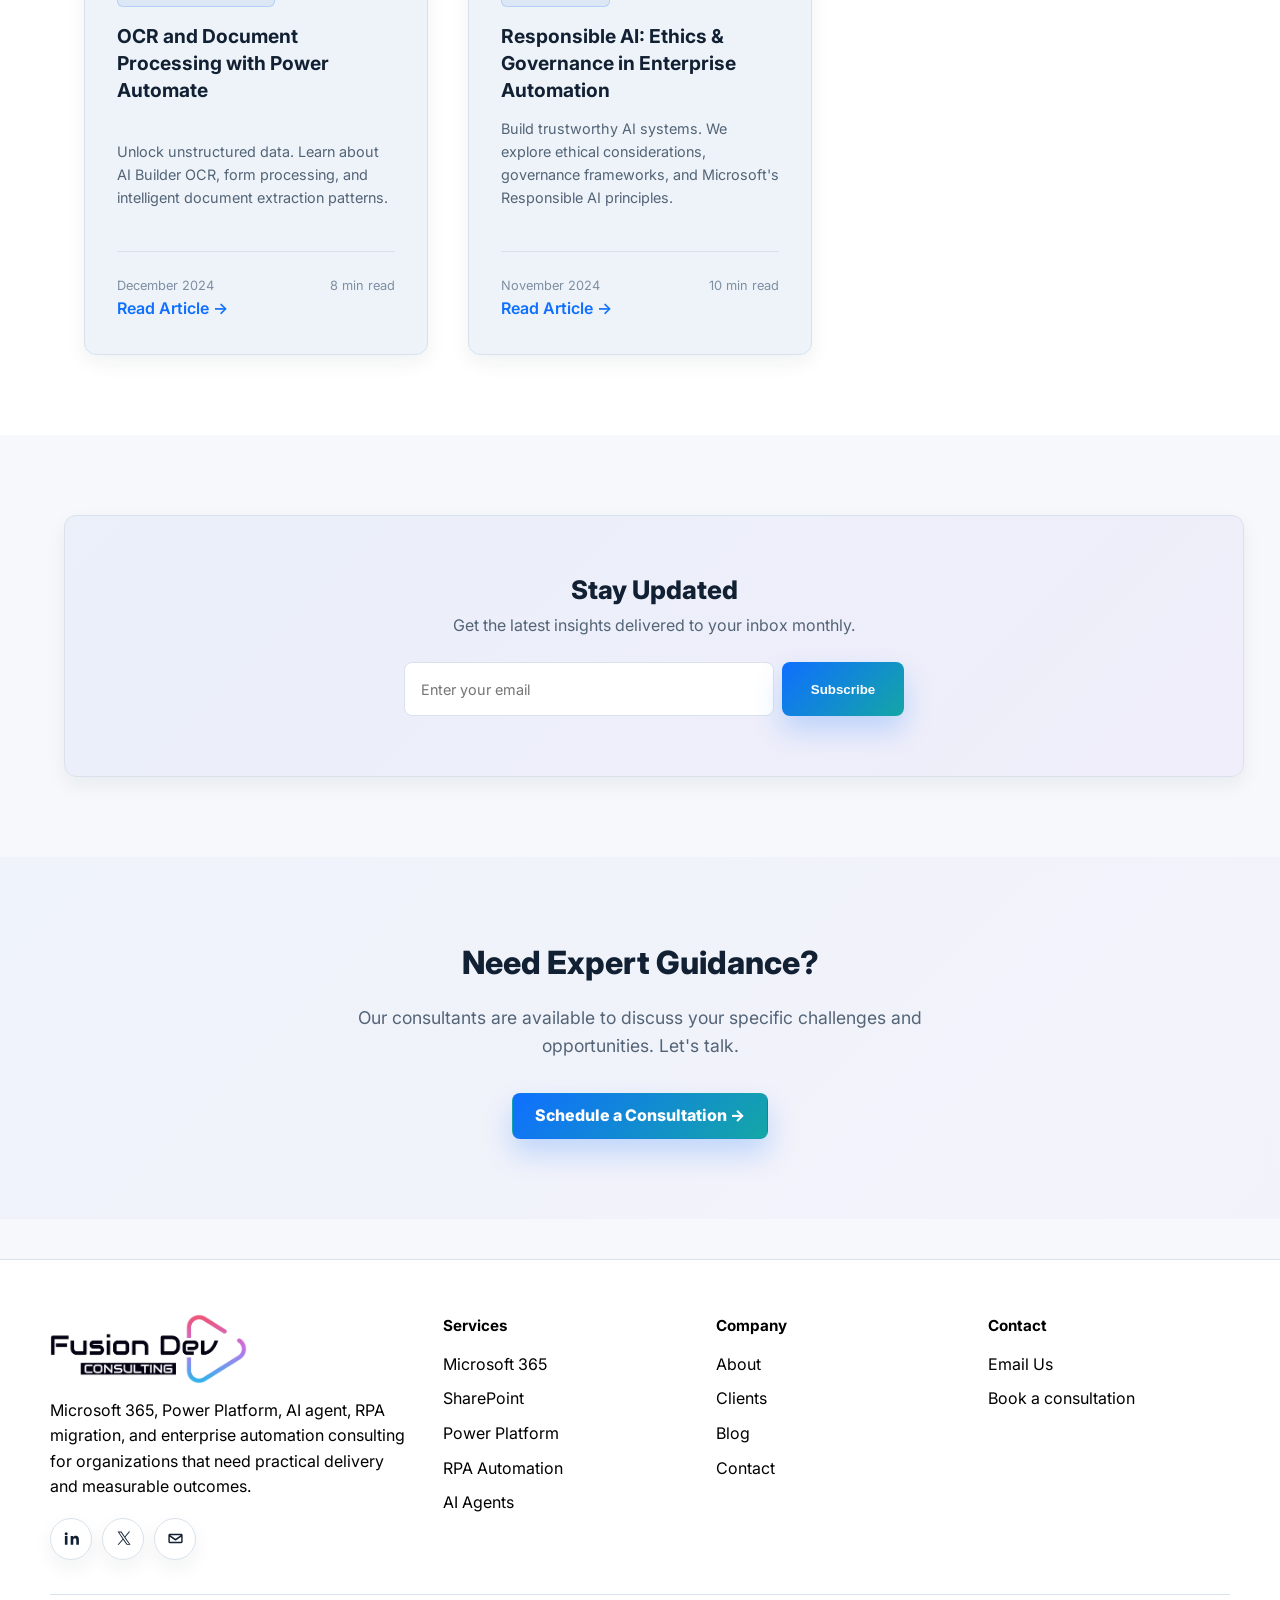
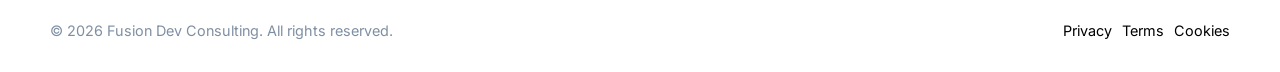
<file: blog.html>
<!DOCTYPE html>
<html lang="en">
<head>
    <meta charset="UTF-8">
    <meta name="viewport" content="width=device-width, initial-scale=1.0">
    <title>Blog | Fusion Dev Consulting</title>
    <link rel="stylesheet" href="style-premium.css">
    <!-- Add in <head> -->
    <link href="https://fonts.googleapis.com/css2?family=Inter:wght@400;700;900&display=swap" rel="stylesheet">
    <style>
        body, h1, h2, h3, h4, h5, h6 {
            font-family: 'Inter', var(--font-body);
        }
    </style>
    <style>
        .blog-intro {
            padding: 80px 5%;
            text-align: center;
            background: linear-gradient(135deg, rgba(26,86,219,0.03) 0%, rgba(124,58,237,0.03) 100%);
            border-bottom: 1px solid var(--border);
        }

            .blog-intro h2 {
                font-size: 2.4rem;
                font-weight: 800;
                margin-bottom: 1rem;
                line-height: 1.2;
            }

            .blog-intro p {
                font-size: 1.1rem;
                color: var(--muted);
                max-width: 700px;
                margin: 0 auto;
                line-height: 1.8;
            }

        .blog-controls {
            padding: 40px 5%;
            background: var(--bg2);
            border-bottom: 1px solid var(--border);
            display: flex;
            justify-content: center;
            gap: 1rem;
            flex-wrap: wrap;
        }

        .category-filter {
            display: inline-flex;
            align-items: center;
            gap: 1rem;
        }

        .category-btn {
            background: var(--bg);
            border: 1.5px solid var(--border);
            color: var(--text);
            padding: 0.7rem 1.4rem;
            border-radius: 100px;
            font-size: 0.85rem;
            font-weight: 600;
            cursor: pointer;
            transition: all 0.3s ease;
        }

            .category-btn:hover,
            .category-btn.active {
                background: var(--gradient);
                color: white;
                border-color: var(--gradient);
            }

        .blog-grid {
            padding: 80px 5%;
            background: var(--bg);
        }

        .articles-grid {
            display: grid;
            grid-template-columns: repeat(3, 1fr);
            gap: 2.5rem;
            margin-top: 4rem;
        }

        .article-card {
            background: var(--bg2);
            border: 1px solid var(--border);
            border-radius: var(--radius);
            overflow: hidden;
            transition: all 0.3s ease;
            display: flex;
            flex-direction: column;
        }

            .article-card:hover {
                transform: translateY(-8px);
                box-shadow: var(--shadow-lg);
                border-color: rgba(26,86,219,0.2);
            }

        .article-image {
            height: 200px;
            background: linear-gradient(135deg, rgba(26,86,219,0.1) 0%, rgba(124,58,237,0.1) 100%);
            display: flex;
            align-items: center;
            justify-content: center;
            font-size: 3rem;
            border-bottom: 1px solid var(--border);
        }

        .article-content {
            padding: 2rem;
            display: flex;
            flex-direction: column;
            flex-grow: 1;
        }

        .article-category {
            display: inline-block;
            background: rgba(26,86,219,0.08);
            color: var(--accent);
            padding: 0.3rem 0.8rem;
            border-radius: 6px;
            font-size: 0.75rem;
            font-weight: 700;
            text-transform: uppercase;
            letter-spacing: 0.05em;
            margin-bottom: 1rem;
            width: fit-content;
        }

        .article-title {
            font-size: 1.2rem;
            font-weight: 700;
            margin-bottom: 0.8rem;
            line-height: 1.4;
            flex-grow: 1;
        }

        .article-excerpt {
            font-size: 0.9rem;
            color: var(--muted);
            line-height: 1.6;
            margin-bottom: 1.5rem;
        }

        .article-meta {
            display: flex;
            justify-content: space-between;
            align-items: center;
            padding-top: 1.5rem;
            border-top: 1px solid var(--border);
            font-size: 0.8rem;
            color: var(--dim);
        }

        .article-meta-item {
            display: flex;
            gap: 0.4rem;
            align-items: center;
        }

        .read-more {
            display: inline-flex;
            align-items: center;
            gap: 0.5rem;
            color: var(--accent);
            text-decoration: none;
            font-weight: 600;
            transition: gap 0.2s ease;
        }

            .read-more:hover {
                gap: 0.8rem;
            }

        .featured-article {
            background: var(--bg);
            border: 1px solid var(--border);
            border-radius: var(--radius);
            overflow: hidden;
            display: grid;
            grid-template-columns: 1fr 1fr;
            gap: 3rem;
            padding: 3rem;
            margin-bottom: 3rem;
            align-items: center;
        }

        .featured-image {
            font-size: 5rem;
            text-align: center;
        }

        .featured-content h3 {
            font-size: 0.85rem;
            font-weight: 700;
            text-transform: uppercase;
            letter-spacing: 0.1em;
            color: var(--accent);
            margin-bottom: 1rem;
        }

        .featured-content h2 {
            font-size: 1.8rem;
            font-weight: 800;
            margin-bottom: 1rem;
            line-height: 1.3;
        }

        .featured-content p {
            font-size: 0.95rem;
            color: var(--muted);
            line-height: 1.7;
            margin-bottom: 1.5rem;
        }

        .newsletter-section {
            padding: 60px 5%;
            background: linear-gradient(135deg, rgba(26,86,219,0.05) 0%, rgba(124,58,237,0.05) 100%);
            border: 1px solid var(--border);
            border-radius: var(--radius);
            text-align: center;
            margin: 80px 5%;
        }

            .newsletter-section h3 {
                font-size: 1.6rem;
                font-weight: 800;
                margin-bottom: 0.5rem;
            }

            .newsletter-section p {
                font-size: 1rem;
                color: var(--muted);
                margin-bottom: 1.5rem;
            }

        .newsletter-form {
            display: flex;
            gap: 0.5rem;
            max-width: 500px;
            margin: 0 auto;
        }

            .newsletter-form input {
                flex-grow: 1;
                background: var(--bg);
                border: 1.5px solid var(--border);
                border-radius: 8px;
                padding: 0.9rem 1rem;
                font-size: 0.9rem;
                outline: none;
                transition: all 0.2s ease;
            }

                .newsletter-form input:focus {
                    border-color: var(--accent);
                    box-shadow: 0 0 0 3px rgba(26,86,219,0.1);
                }

            .newsletter-form button {
                background: var(--gradient);
                color: white;
                border: none;
                padding: 0.9rem 1.8rem;
                border-radius: 8px;
                font-weight: 600;
                cursor: pointer;
                transition: all 0.3s ease;
            }

                .newsletter-form button:hover {
                    transform: translateY(-2px);
                    box-shadow: 0 8px 16px rgba(26,86,219,0.3);
                }

        @media(max-width:1024px) {
            .articles-grid {
                grid-template-columns: repeat(2, 1fr);
            }

            .featured-article {
                grid-template-columns: 1fr;
                gap: 2rem;
            }
        }

        @media(max-width:768px) {
            .articles-grid {
                grid-template-columns: 1fr;
            }

            .blog-controls {
                flex-direction: column;
            }

            .newsletter-form {
                flex-direction: column;
            }
        }
    </style>
</head>
<body>
<nav>
  <a href="index.html" class="nav-logo"><img src="Images/Logo.png" alt="Fusion Dev"></a>
  <ul class="nav-links">
    <li><a href="index.html">Home</a></li>
    <li><a href="about.html">About</a></li>
    <li><a href="services.html">Services</a></li>
    <li><a href="clients.html">Clients</a></li>
    <li><a href="blog.html">Blog</a></li>
    <li><a href="contact.html" class="nav-cta">Contact</a></li>
  </ul>
  <button class="hamburger" onclick="toggleMenu()"><span></span><span></span><span></span></button>
</nav>


<div class="page-hero">
  <span class="page-hero-label">Blog</span>
  <h1>Insights on Digital Transformation</h1>
  <p>Industry trends, best practices, and lessons learned from our engagements. Stay updated on the latest in Microsoft technologies and intelligent automation.</p>
</div>

<!-- BLOG INTRO -->
<section class="blog-intro">
  <h2>Expert Insights & Resources</h2>
  <p>We share our knowledge and experience through in-depth articles, case studies, and technical guides. Learn from our consultants about the latest in Microsoft 365, Power Platform, and enterprise automation.</p>
</section>

<!-- FILTERS -->
<section class="blog-controls">
  <div class="category-filter">
    <button class="category-btn active" onclick="filterArticles('all', this)">All Articles</button>
    <button class="category-btn" onclick="filterArticles('power-platform', this)">Power Platform</button>
    <button class="category-btn" onclick="filterArticles('sharepoint', this)">SharePoint</button>
    <button class="category-btn" onclick="filterArticles('rpa', this)">RPA & Automation</button>
    <button class="category-btn" onclick="filterArticles('ai', this)">AI & Agents</button>
  </div>
</section>

<!-- FEATURED ARTICLE -->
<section class="blog-grid">
  <div class="container">
    <div class="featured-article reveal">
      <div class="featured-image" data-icon="ai"></div>
      <div class="featured-content">
        <h3>Featured</h3>
        <h2>The Complete Guide to AI Agents in Enterprise</h2>
        <p>Everything you need to know about deploying intelligent agents at scale. From strategy to implementation, we cover best practices, common pitfalls, and real-world examples from Fortune 500 implementations.</p>
        <a href="#" class="read-more">Read Full Article →</a>
        <div style="margin-top: 1.5rem; font-size: 0.8rem; color: var(--dim);">
          5 min read • March 2025
        </div>
      </div>
    </div>

    <!-- ARTICLES GRID -->
    <h3 style="font-size: 1.3rem; font-weight: 700; margin-top: 3rem; margin-bottom: 2rem;">Latest Articles</h3>
    <div class="articles-grid">

      <div class="article-card reveal" data-category="power-platform">
        <div class="article-image" data-icon="automate"></div>
        <div class="article-content">
          <span class="article-category">Power Platform</span>
          <h3 class="article-title">Power Automate Best Practices: Building Scalable Cloud Flows</h3>
          <p class="article-excerpt">Learn how to design Power Automate flows that scale. We cover error handling, pagination, throttling, and performance optimization strategies.</p>
          <div class="article-meta">
            <div class="article-meta-item">March 2025</div>
            <div class="article-meta-item">8 min read</div>
          </div>
          <a href="#" class="read-more" style="margin-top: auto;">Read Article →</a>
        </div>
      </div>

      <div class="article-card reveal" data-category="rpa">
        <div class="article-image" data-icon="migration"></div>
        <div class="article-content">
          <span class="article-category">RPA & Automation</span>
          <h3 class="article-title">UiPath to Power Automate: Migration Checklist</h3>
          <p class="article-excerpt">Planning an RPA migration? This comprehensive checklist covers assessment, planning, conversion strategy, and decommissioning phases.</p>
          <div class="article-meta">
            <div class="article-meta-item">February 2025</div>
            <div class="article-meta-item">12 min read</div>
          </div>
          <a href="#" class="read-more" style="margin-top: auto;">Read Article →</a>
        </div>
      </div>

      <div class="article-card reveal" data-category="sharepoint">
        <div class="article-image" data-icon="sharepoint"></div>
        <div class="article-content">
          <span class="article-category">SharePoint</span>
          <h3 class="article-title">Modern SharePoint Intranet Architecture</h3>
          <p class="article-excerpt">Design a scalable, maintainable intranet. We explore hub sites, modern pages, search optimization, and governance frameworks.</p>
          <div class="article-meta">
            <div class="article-meta-item">February 2025</div>
            <div class="article-meta-item">10 min read</div>
          </div>
          <a href="#" class="read-more" style="margin-top: auto;">Read Article →</a>
        </div>
      </div>

      <div class="article-card reveal" data-category="ai">
        <div class="article-image" data-icon="ai"></div>
        <div class="article-content">
          <span class="article-category">AI & Agents</span>
          <h3 class="article-title">Implementing Retrieval-Augmented Generation (RAG) with Copilot Studio</h3>
          <p class="article-excerpt">Build intelligent bots that reference your organization's knowledge. Learn about semantic search, embeddings, and enterprise knowledge management.</p>
          <div class="article-meta">
            <div class="article-meta-item">January 2025</div>
            <div class="article-meta-item">9 min read</div>
          </div>
          <a href="#" class="read-more" style="margin-top: auto;">Read Article →</a>
        </div>
      </div>

      <div class="article-card reveal" data-category="power-platform">
        <div class="article-image" data-icon="analytics"></div>
        <div class="article-content">
          <span class="article-category">Power Platform</span>
          <h3 class="article-title">Power BI for Process Analytics: Monitoring RPA Performance</h3>
          <p class="article-excerpt">Visualize and analyze automation performance with Power BI. Build dashboards that track bot health, process metrics, and ROI.</p>
          <div class="article-meta">
            <div class="article-meta-item">January 2025</div>
            <div class="article-meta-item">7 min read</div>
          </div>
          <a href="#" class="read-more" style="margin-top: auto;">Read Article →</a>
        </div>
      </div>

      <div class="article-card reveal" data-category="sharepoint">
        <div class="article-image" data-icon="search"></div>
        <div class="article-content">
          <span class="article-category">SharePoint</span>
          <h3 class="article-title">Search Configuration for Enterprise SharePoint: Beyond the Basics</h3>
          <p class="article-excerpt">Advanced search optimization techniques. Query rules, result blocks, managed properties, and improving discoverability at scale.</p>
          <div class="article-meta">
            <div class="article-meta-item">December 2024</div>
            <div class="article-meta-item">11 min read</div>
          </div>
          <a href="#" class="read-more" style="margin-top: auto;">Read Article →</a>
        </div>
      </div>

      <div class="article-card reveal" data-category="rpa">
        <div class="article-image" data-icon="document"></div>
        <div class="article-content">
          <span class="article-category">RPA & Automation</span>
          <h3 class="article-title">OCR and Document Processing with Power Automate</h3>
          <p class="article-excerpt">Unlock unstructured data. Learn about AI Builder OCR, form processing, and intelligent document extraction patterns.</p>
          <div class="article-meta">
            <div class="article-meta-item">December 2024</div>
            <div class="article-meta-item">8 min read</div>
          </div>
          <a href="#" class="read-more" style="margin-top: auto;">Read Article →</a>
        </div>
      </div>

      <div class="article-card reveal" data-category="ai">
        <div class="article-image" data-icon="trust"></div>
        <div class="article-content">
          <span class="article-category">AI & Agents</span>
          <h3 class="article-title">Responsible AI: Ethics & Governance in Enterprise Automation</h3>
          <p class="article-excerpt">Build trustworthy AI systems. We explore ethical considerations, governance frameworks, and Microsoft's Responsible AI principles.</p>
          <div class="article-meta">
            <div class="article-meta-item">November 2024</div>
            <div class="article-meta-item">10 min read</div>
          </div>
          <a href="#" class="read-more" style="margin-top: auto;">Read Article →</a>
        </div>
      </div>

    </div>
  </div>
</section>

<!-- NEWSLETTER -->
<section class="newsletter-section reveal">
  <h3>Stay Updated</h3>
  <p>Get the latest insights delivered to your inbox monthly.</p>
  <form class="newsletter-form" onsubmit="subscribeNewsletter(event)">
    <input type="email" placeholder="Enter your email" required>
    <button type="submit">Subscribe</button>
  </form>
</section>

<!-- CTA -->
<section style="padding: 80px 5%; text-align: center; background: linear-gradient(135deg, rgba(26,86,219,0.03) 0%, rgba(124,58,237,0.03) 100%);">
  <div class="reveal">
    <h2 style="font-size: 2rem; font-weight: 800; margin-bottom: 1rem;">Need Expert Guidance?</h2>
    <p style="font-size: 1.1rem; color: var(--muted); margin-bottom: 2rem; max-width: 600px; margin-left: auto; margin-right: auto;">Our consultants are available to discuss your specific challenges and opportunities. Let's talk.</p>
    <a href="contact.html" class="btn-primary">Schedule a Consultation →</a>
  </div>
</section>

<footer>
    <div class="footer-container">
        <!-- Logo Section -->
        <div class="footer-section">
            <a href="#" class="footer-logo">
                <img src="Images/Logo.png" alt="Fusion Dev" style="width: 158px;">
            </a>
            <p>Building premium digital experiences with cutting-edge technology and innovative design.</p>
            <div class="footer-social">
                <a href="#" title="Twitter">𝕏</a>
                <a href="#" title="LinkedIn">in</a>
                <a href="#" title="GitHub">GH</a>
                <a href="#" title="Facebook">f</a>
            </div>
        </div>

        <!-- Product Section -->
        <div class="footer-section">
            <h3>Product</h3>
            <ul class="footer-links">
                <li><a href="#">Features</a></li>
                <li><a href="#">Pricing</a></li>
                <li><a href="#">Security</a></li>
                <li><a href="#">Roadmap</a></li>
            </ul>
        </div>

        <!-- Company Section -->
        <div class="footer-section">
            <h3>Company</h3>
            <ul class="footer-links">
                <li><a href="#">About</a></li>
                <li><a href="#">Blog</a></li>
                <li><a href="#">Careers</a></li>
                <li><a href="#">Contact</a></li>
            </ul>
        </div>

        <!-- Resources Section -->
        <div class="footer-section">
            <h3>Resources</h3>
            <ul class="footer-links">
                <li><a href="#">Documentation</a></li>
                <li><a href="#">API Reference</a></li>
                <li><a href="#">Community</a></li>
                <li><a href="#">Support</a></li>
            </ul>
        </div>
    </div>

    <!-- Footer Bottom -->
    <div class="footer-bottom">
        <div class="footer-copyright">
            © 2026 Fusion Dev Consulting. All rights reserved.
        </div>
        <div class="footer-legal">
            <a href="#">Privacy Policy</a>
            <a href="#">Terms of Service</a>
            <a href="#">Cookie Policy</a>
        </div>
    </div>
</footer>

<script src="main.js"></script>
<script>
function filterArticles(category, selectedButton) {
  const buttons = document.querySelectorAll('.category-btn');
  const cards = document.querySelectorAll('[data-category]');

  buttons.forEach(btn => btn.classList.remove('active'));
  selectedButton.classList.add('active');

  cards.forEach(card => {
    if (category === 'all' || card.dataset.category === category) {
      card.style.display = 'flex';
      card.style.flexDirection = 'column';
    } else {
      card.style.display = 'none';
    }
  });
}

function subscribeNewsletter(e) {
  e.preventDefault();
  const email = e.target.querySelector('input[type="email"]').value;
  alert('Thanks for subscribing! We\'ll send you updates soon.');
  e.target.reset();
}
</script>
</body>
</html>
</file>
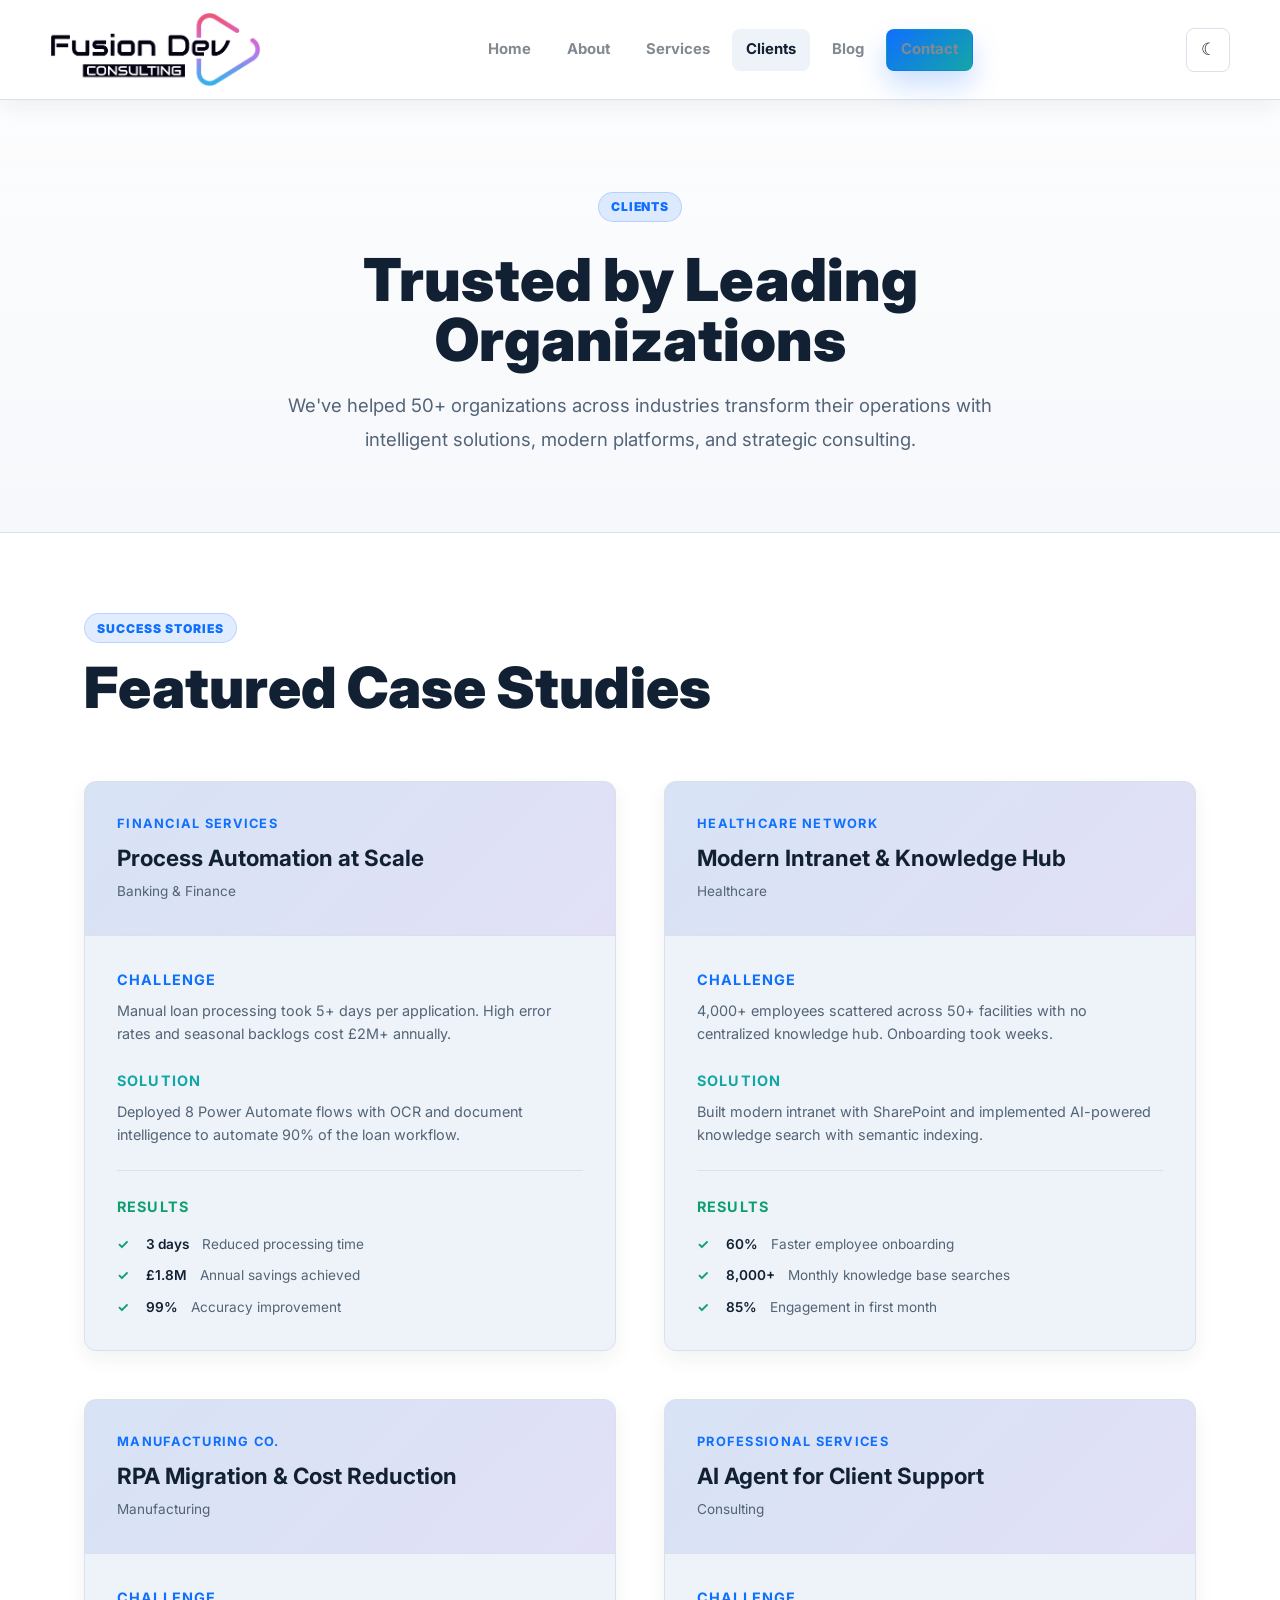
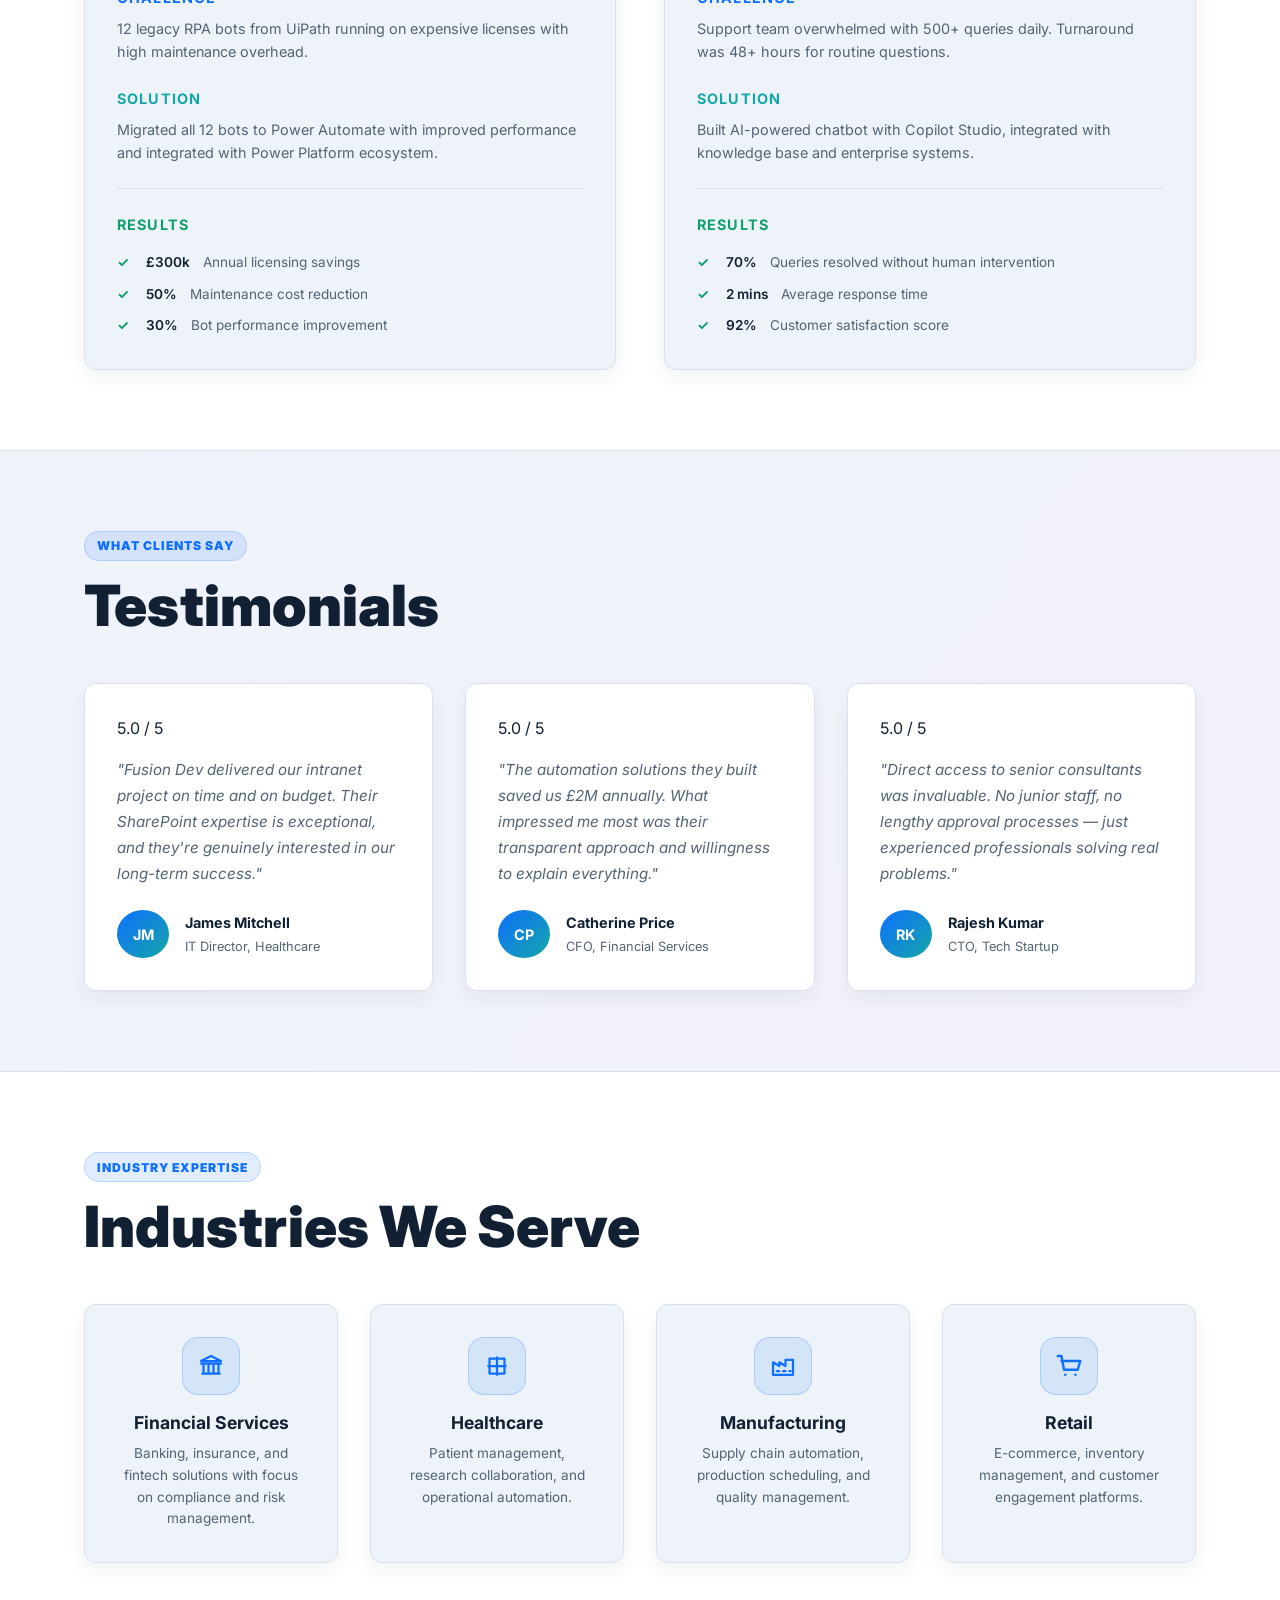
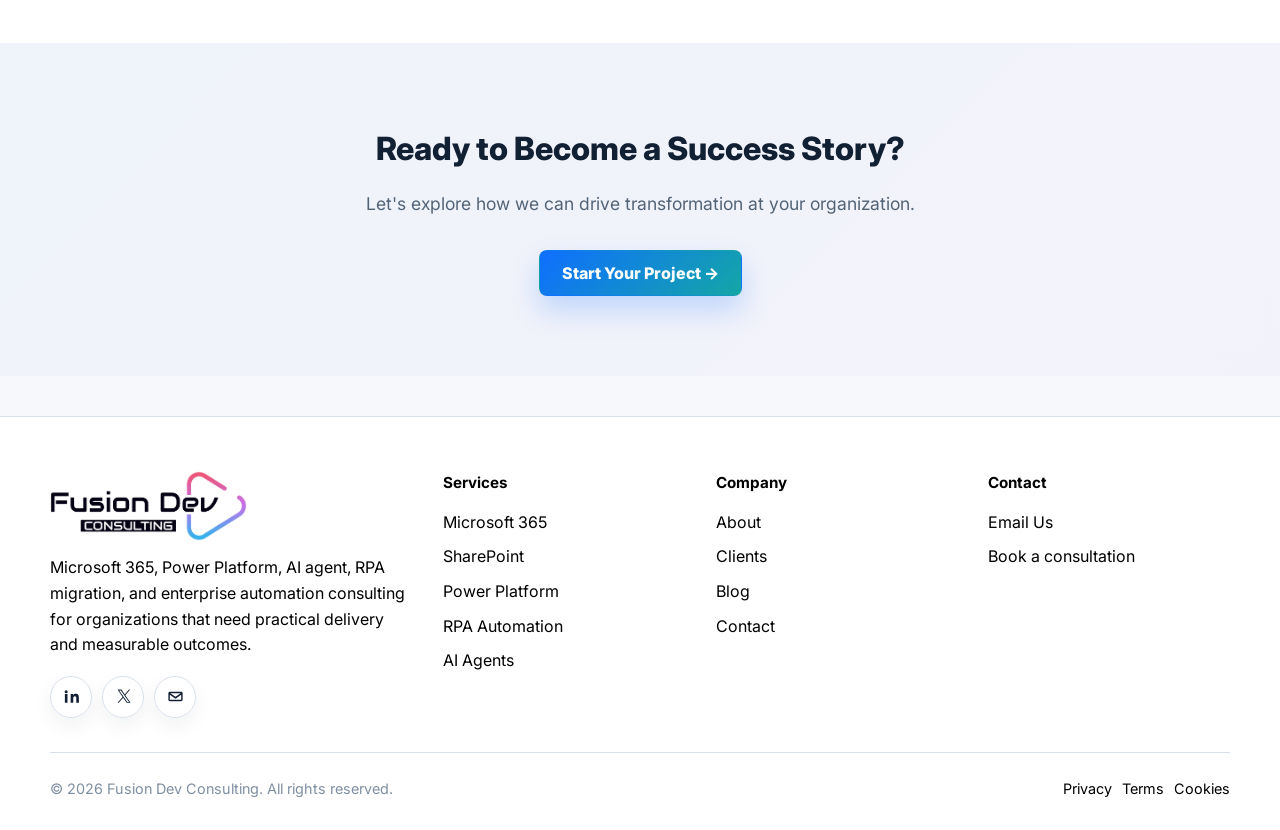
<file: clients.html>
<!DOCTYPE html>
<html lang="en">
<head>
    <meta charset="UTF-8">
    <meta name="viewport" content="width=device-width, initial-scale=1.0">
    <title>Clients & Case Studies | Fusion Dev Consulting</title>
    <link rel="stylesheet" href="style-premium.css">
    <!-- Add in <head> -->
    <link href="https://fonts.googleapis.com/css2?family=Inter:wght@400;700;900&display=swap" rel="stylesheet">
    <style>
        body, h1, h2, h3, h4, h5, h6 {
            font-family: 'Inter', var(--font-body);
        }
    </style>
    <style>
        .clients-intro {
            padding: 80px 5%;
            text-align: center;
            background: linear-gradient(135deg, rgba(26,86,219,0.03) 0%, rgba(124,58,237,0.03) 100%);
            border-bottom: 1px solid var(--border);
        }

            .clients-intro h2 {
                font-size: 2.4rem;
                font-weight: 800;
                margin-bottom: 1rem;
                line-height: 1.2;
            }

            .clients-intro p {
                font-size: 1.1rem;
                color: var(--muted);
                max-width: 700px;
                margin: 0 auto;
                line-height: 1.8;
            }

        .clients-logo-grid {
            padding: 60px 5%;
            background: var(--bg2);
            border-bottom: 1px solid var(--border);
        }

            .clients-logo-grid h3 {
                text-align: center;
                font-size: 0.9rem;
                font-weight: 700;
                color: var(--dim);
                text-transform: uppercase;
                letter-spacing: 0.1em;
                margin-bottom: 3rem;
            }

        .logo-grid {
            display: grid;
            grid-template-columns: repeat(5, 1fr);
            gap: 2rem;
        }

        .client-logo {
            background: var(--bg);
            border: 1px solid var(--border);
            border-radius: var(--radius);
            padding: 2rem;
            display: flex;
            align-items: center;
            justify-content: center;
            min-height: 120px;
            text-align: center;
            transition: all 0.3s ease;
            cursor: pointer;
        }

            .client-logo:hover {
                border-color: var(--accent);
                box-shadow: 0 8px 16px rgba(26,86,219,0.1);
                transform: translateY(-4px);
            }

        .client-logo-name {
            font-size: 1.1rem;
            font-weight: 600;
            color: var(--text);
        }

        .client-logo-type {
            font-size: 0.75rem;
            color: var(--muted);
            margin-top: 0.5rem;
        }

        .case-studies {
            padding: 80px 5%;
            background: var(--bg);
        }

        .case-studies-grid {
            display: grid;
            grid-template-columns: 1fr 1fr;
            gap: 3rem;
            margin-top: 4rem;
        }

        .case-study {
            background: var(--bg2);
            border: 1px solid var(--border);
            border-radius: var(--radius);
            overflow: hidden;
            transition: all 0.3s ease;
        }

            .case-study:hover {
                transform: translateY(-8px);
                box-shadow: var(--shadow-lg);
                border-color: rgba(26,86,219,0.2);
            }

        .case-study-header {
            padding: 2rem;
            background: linear-gradient(135deg, rgba(26,86,219,0.1) 0%, rgba(124,58,237,0.1) 100%);
            border-bottom: 1px solid var(--border);
        }

        .case-study-client {
            font-size: 0.8rem;
            font-weight: 700;
            color: var(--accent);
            text-transform: uppercase;
            letter-spacing: 0.1em;
            margin-bottom: 0.5rem;
        }

        .case-study-title {
            font-size: 1.4rem;
            font-weight: 700;
            margin-bottom: 0.5rem;
        }

        .case-study-industry {
            font-size: 0.85rem;
            color: var(--muted);
        }

        .case-study-body {
            padding: 2rem;
        }

        .case-study-problem {
            margin-bottom: 1.5rem;
        }

            .case-study-problem h4 {
                font-size: 0.9rem;
                font-weight: 700;
                text-transform: uppercase;
                letter-spacing: 0.08em;
                color: var(--accent);
                margin-bottom: 0.5rem;
            }

            .case-study-problem p {
                font-size: 0.9rem;
                color: var(--muted);
                line-height: 1.6;
            }

        .case-study-solution {
            margin-bottom: 1.5rem;
        }

            .case-study-solution h4 {
                font-size: 0.9rem;
                font-weight: 700;
                text-transform: uppercase;
                letter-spacing: 0.08em;
                color: var(--accent2);
                margin-bottom: 0.5rem;
            }

            .case-study-solution p {
                font-size: 0.9rem;
                color: var(--muted);
                line-height: 1.6;
            }

        .case-study-results {
            padding-top: 1.5rem;
            border-top: 1px solid var(--border);
        }

            .case-study-results h4 {
                font-size: 0.9rem;
                font-weight: 700;
                text-transform: uppercase;
                letter-spacing: 0.08em;
                color: var(--success);
                margin-bottom: 1rem;
            }

        .results-list {
            display: flex;
            flex-direction: column;
            gap: 0.6rem;
        }

        .result-item {
            display: flex;
            gap: 0.8rem;
            align-items: flex-start;
            font-size: 0.85rem;
        }

            .result-item::before {
                content: '✓';
                color: var(--success);
                font-weight: 700;
                min-width: 16px;
            }

            .result-item span {
                color: var(--text);
                font-weight: 600;
            }

            .result-item p {
                color: var(--muted);
                flex-grow: 1;
            }

        .testimonials-section {
            padding: 80px 5%;
            background: linear-gradient(135deg, rgba(26,86,219,0.03) 0%, rgba(124,58,237,0.03) 100%);
            border-bottom: 1px solid var(--border);
        }

        .testimonials-grid {
            display: grid;
            grid-template-columns: repeat(3, 1fr);
            gap: 2rem;
            margin-top: 3rem;
        }

        .testimonial {
            background: var(--bg);
            border: 1px solid var(--border);
            border-radius: var(--radius);
            padding: 2rem;
            transition: all 0.3s ease;
        }

            .testimonial:hover {
                box-shadow: var(--shadow);
                border-color: rgba(26,86,219,0.2);
            }

        .testimonial-stars {
            display: flex;
            gap: 0.2rem;
            margin-bottom: 1rem;
            font-size: 1rem;
        }

        .testimonial-text {
            font-size: 0.95rem;
            color: var(--muted);
            line-height: 1.7;
            margin-bottom: 1.5rem;
            font-style: italic;
        }

        .testimonial-author {
            display: flex;
            gap: 1rem;
            align-items: center;
        }

        .testimonial-avatar {
            width: 48px;
            height: 48px;
            border-radius: 50%;
            background: var(--gradient);
            display: flex;
            align-items: center;
            justify-content: center;
            color: white;
            font-weight: 700;
            font-size: 0.9rem;
        }

        .testimonial-author-info h4 {
            font-size: 0.9rem;
            font-weight: 700;
            margin-bottom: 0.2rem;
        }

        .testimonial-author-info p {
            font-size: 0.8rem;
            color: var(--muted);
        }

        .industries-section {
            padding: 80px 5%;
            background: var(--bg);
        }

        .industries-grid {
            display: grid;
            grid-template-columns: repeat(4, 1fr);
            gap: 2rem;
            margin-top: 3rem;
        }

        .industry-item {
            background: var(--bg2);
            border: 1px solid var(--border);
            border-radius: var(--radius);
            padding: 2rem;
            text-align: center;
            transition: all 0.3s ease;
        }

            .industry-item:hover {
                border-color: var(--accent);
                box-shadow: 0 8px 16px rgba(26,86,219,0.1);
            }

        .industry-icon {
            font-size: 1rem;
            margin-bottom: 1rem;
        }

        .industry-item h3 {
            font-size: 1.1rem;
            font-weight: 700;
            margin-bottom: 0.5rem;
        }

        .industry-item p {
            font-size: 0.85rem;
            color: var(--muted);
            line-height: 1.6;
        }

        @media(max-width:1024px) {
            .case-studies-grid {
                grid-template-columns: 1fr;
            }

            .testimonials-grid {
                grid-template-columns: 1fr 1fr;
            }

            .industries-grid {
                grid-template-columns: 1fr 1fr;
            }

            .logo-grid {
                grid-template-columns: repeat(3, 1fr);
            }
        }

        @media(max-width:768px) {
            .testimonials-grid {
                grid-template-columns: 1fr;
            }

            .industries-grid {
                grid-template-columns: 1fr;
            }

            .logo-grid {
                grid-template-columns: repeat(2, 1fr);
            }
        }
    </style>
</head>
<body>
<nav>
  <a href="index.html" class="nav-logo"><img src="Images/Logo.png" alt="Fusion Dev"></a>
  <ul class="nav-links">
    <li><a href="index.html">Home</a></li>
    <li><a href="about.html">About</a></li>
    <li><a href="services.html">Services</a></li>
    <li><a href="clients.html">Clients</a></li>
    <li><a href="https://www.fusiondevconsulting.ai/">Blog</a></li>
    <li><a href="contact.html" class="nav-cta">Contact</a></li>
  </ul>
  <button class="hamburger" onclick="toggleMenu()"><span></span><span></span><span></span></button>
</nav>


<div class="page-hero">
  <span class="page-hero-label">Clients</span>
  <h1>Trusted by Leading Organizations</h1>
  <p>We've helped 50+ organizations across industries transform their operations with intelligent solutions, modern platforms, and strategic consulting.</p>
</div>




<!-- CASE STUDIES -->
<section class="case-studies">
  <div class="container">
    <div class="section-label" style="margin-bottom: 1rem;">Success Stories</div>
    <h2 class="section-title">Featured Case Studies</h2>

    <div class="case-studies-grid">

      <div class="case-study reveal">
        <div class="case-study-header">
          <div class="case-study-client">Financial Services</div>
          <div class="case-study-title">Process Automation at Scale</div>
          <div class="case-study-industry">Banking & Finance</div>
        </div>
        <div class="case-study-body">
          <div class="case-study-problem">
            <h4>Challenge</h4>
            <p>Manual loan processing took 5+ days per application. High error rates and seasonal backlogs cost £2M+ annually.</p>
          </div>
          <div class="case-study-solution">
            <h4>Solution</h4>
            <p>Deployed 8 Power Automate flows with OCR and document intelligence to automate 90% of the loan workflow.</p>
          </div>
          <div class="case-study-results">
            <h4>Results</h4>
            <div class="results-list">
              <div class="result-item"><span>3 days</span><p>Reduced processing time</p></div>
              <div class="result-item"><span>£1.8M</span><p>Annual savings achieved</p></div>
              <div class="result-item"><span>99%</span><p>Accuracy improvement</p></div>
            </div>
          </div>
        </div>
      </div>

      <div class="case-study reveal">
        <div class="case-study-header">
          <div class="case-study-client">Healthcare Network</div>
          <div class="case-study-title">Modern Intranet & Knowledge Hub</div>
          <div class="case-study-industry">Healthcare</div>
        </div>
        <div class="case-study-body">
          <div class="case-study-problem">
            <h4>Challenge</h4>
            <p>4,000+ employees scattered across 50+ facilities with no centralized knowledge hub. Onboarding took weeks.</p>
          </div>
          <div class="case-study-solution">
            <h4>Solution</h4>
            <p>Built modern intranet with SharePoint and implemented AI-powered knowledge search with semantic indexing.</p>
          </div>
          <div class="case-study-results">
            <h4>Results</h4>
            <div class="results-list">
              <div class="result-item"><span>60%</span><p>Faster employee onboarding</p></div>
              <div class="result-item"><span>8,000+</span><p>Monthly knowledge base searches</p></div>
              <div class="result-item"><span>85%</span><p>Engagement in first month</p></div>
            </div>
          </div>
        </div>
      </div>

      <div class="case-study reveal">
        <div class="case-study-header">
          <div class="case-study-client">Manufacturing Co.</div>
          <div class="case-study-title">RPA Migration & Cost Reduction</div>
          <div class="case-study-industry">Manufacturing</div>
        </div>
        <div class="case-study-body">
          <div class="case-study-problem">
            <h4>Challenge</h4>
            <p>12 legacy RPA bots from UiPath running on expensive licenses with high maintenance overhead.</p>
          </div>
          <div class="case-study-solution">
            <h4>Solution</h4>
            <p>Migrated all 12 bots to Power Automate with improved performance and integrated with Power Platform ecosystem.</p>
          </div>
          <div class="case-study-results">
            <h4>Results</h4>
            <div class="results-list">
              <div class="result-item"><span>£300k</span><p>Annual licensing savings</p></div>
              <div class="result-item"><span>50%</span><p>Maintenance cost reduction</p></div>
              <div class="result-item"><span>30%</span><p>Bot performance improvement</p></div>
            </div>
          </div>
        </div>
      </div>

      <div class="case-study reveal">
        <div class="case-study-header">
          <div class="case-study-client">Professional Services</div>
          <div class="case-study-title">AI Agent for Client Support</div>
          <div class="case-study-industry">Consulting</div>
        </div>
        <div class="case-study-body">
          <div class="case-study-problem">
            <h4>Challenge</h4>
            <p>Support team overwhelmed with 500+ queries daily. Turnaround was 48+ hours for routine questions.</p>
          </div>
          <div class="case-study-solution">
            <h4>Solution</h4>
            <p>Built AI-powered chatbot with Copilot Studio, integrated with knowledge base and enterprise systems.</p>
          </div>
          <div class="case-study-results">
            <h4>Results</h4>
            <div class="results-list">
              <div class="result-item"><span>70%</span><p>Queries resolved without human intervention</p></div>
              <div class="result-item"><span>2 mins</span><p>Average response time</p></div>
              <div class="result-item"><span>92%</span><p>Customer satisfaction score</p></div>
            </div>
          </div>
        </div>
      </div>

    </div>
  </div>
</section>

<!-- TESTIMONIALS -->
<section class="testimonials-section">
  <div class="container">
    <div class="section-label" style="margin-bottom: 1rem;">What Clients Say</div>
    <h2 class="section-title">Testimonials</h2>

    <div class="testimonials-grid">

      <div class="testimonial reveal">
        <div class="testimonial-stars">5.0 / 5</div>
        <div class="testimonial-text">"Fusion Dev delivered our intranet project on time and on budget. Their SharePoint expertise is exceptional, and they're genuinely interested in our long-term success."</div>
        <div class="testimonial-author">
          <div class="testimonial-avatar">JM</div>
          <div class="testimonial-author-info">
            <h4>James Mitchell</h4>
            <p>IT Director, Healthcare</p>
          </div>
        </div>
      </div>

      <div class="testimonial reveal">
        <div class="testimonial-stars">5.0 / 5</div>
        <div class="testimonial-text">"The automation solutions they built saved us £2M annually. What impressed me most was their transparent approach and willingness to explain everything."</div>
        <div class="testimonial-author">
          <div class="testimonial-avatar">CP</div>
          <div class="testimonial-author-info">
            <h4>Catherine Price</h4>
            <p>CFO, Financial Services</p>
          </div>
        </div>
      </div>

      <div class="testimonial reveal">
        <div class="testimonial-stars">5.0 / 5</div>
        <div class="testimonial-text">"Direct access to senior consultants was invaluable. No junior staff, no lengthy approval processes — just experienced professionals solving real problems."</div>
        <div class="testimonial-author">
          <div class="testimonial-avatar">RK</div>
          <div class="testimonial-author-info">
            <h4>Rajesh Kumar</h4>
            <p>CTO, Tech Startup</p>
          </div>
        </div>
      </div>

    </div>
  </div>
</section>

<!-- INDUSTRIES -->
<section class="industries-section">
  <div class="container">
    <div class="section-label" style="margin-bottom: 1rem;">Industry Expertise</div>
    <h2 class="section-title">Industries We Serve</h2>

    <div class="industries-grid">
      <div class="industry-item reveal">
        <div class="industry-icon" data-icon="finance"></div>
        <h3>Financial Services</h3>
        <p>Banking, insurance, and fintech solutions with focus on compliance and risk management.</p>
      </div>
      <div class="industry-item reveal">
        <div class="industry-icon" data-icon="healthcare"></div>
        <h3>Healthcare</h3>
        <p>Patient management, research collaboration, and operational automation.</p>
      </div>
      <div class="industry-item reveal">
        <div class="industry-icon" data-icon="manufacturing"></div>
        <h3>Manufacturing</h3>
        <p>Supply chain automation, production scheduling, and quality management.</p>
      </div>
      <div class="industry-item reveal">
        <div class="industry-icon" data-icon="retail"></div>
        <h3>Retail</h3>
        <p>E-commerce, inventory management, and customer engagement platforms.</p>
      </div>


    </div>
  </div>
</section>

<!-- CTA -->
<section style="padding: 80px 5%; text-align: center; background: linear-gradient(135deg, rgba(26,86,219,0.03) 0%, rgba(124,58,237,0.03) 100%);">
  <div class="reveal">
    <h2 style="font-size: 2rem; font-weight: 800; margin-bottom: 1rem;">Ready to Become a Success Story?</h2>
    <p style="font-size: 1.1rem; color: var(--muted); margin-bottom: 2rem; max-width: 600px; margin-left: auto; margin-right: auto;">Let's explore how we can drive transformation at your organization.</p>
    <a href="contact.html" class="btn-primary">Start Your Project →</a>
  </div>
</section>

<footer>
    <div class="footer-container">
        <!-- Logo Section -->
        <div class="footer-section">
            <a href="#" class="footer-logo">
                <img src="Images/Logo.png" alt="Fusion Dev">
            </a>
            <p>Building premium digital experiences with cutting-edge technology and innovative design.</p>
            <div class="footer-social">
                <a href="#" title="Twitter">𝕏</a>
                <a href="#" title="LinkedIn">in</a>
                <a href="#" title="GitHub">GH</a>
                <a href="#" title="Facebook">f</a>
            </div>
        </div>

        <!-- Product Section -->
        <div class="footer-section">
            <h3>Product</h3>
            <ul class="footer-links">
                <li><a href="#">Features</a></li>
                <li><a href="#">Pricing</a></li>
                <li><a href="#">Security</a></li>
                <li><a href="#">Roadmap</a></li>
            </ul>
        </div>

        <!-- Company Section -->
        <div class="footer-section">
            <h3>Company</h3>
            <ul class="footer-links">
                <li><a href="#">About</a></li>
                <li><a href="https://www.fusiondevconsulting.ai/">Blog</a></li>
                <li><a href="#">Careers</a></li>
                <li><a href="#">Contact</a></li>
            </ul>
        </div>

        <!-- Resources Section -->
        <div class="footer-section">
            <h3>Resources</h3>
            <ul class="footer-links">
                <li><a href="#">Documentation</a></li>
                <li><a href="#">API Reference</a></li>
                <li><a href="#">Community</a></li>
                <li><a href="#">Support</a></li>
            </ul>
        </div>
    </div>

    <!-- Footer Bottom -->
    <div class="footer-bottom">
        <div class="footer-copyright">
            © 2026 Fusion Dev Consulting. All rights reserved.
        </div>
        <div class="footer-legal">
            <a href="#">Privacy Policy</a>
            <a href="#">Terms of Service</a>
            <a href="#">Cookie Policy</a>
        </div>
    </div>
</footer>

<script src="main.js"></script>
</body>
</html>
</file>
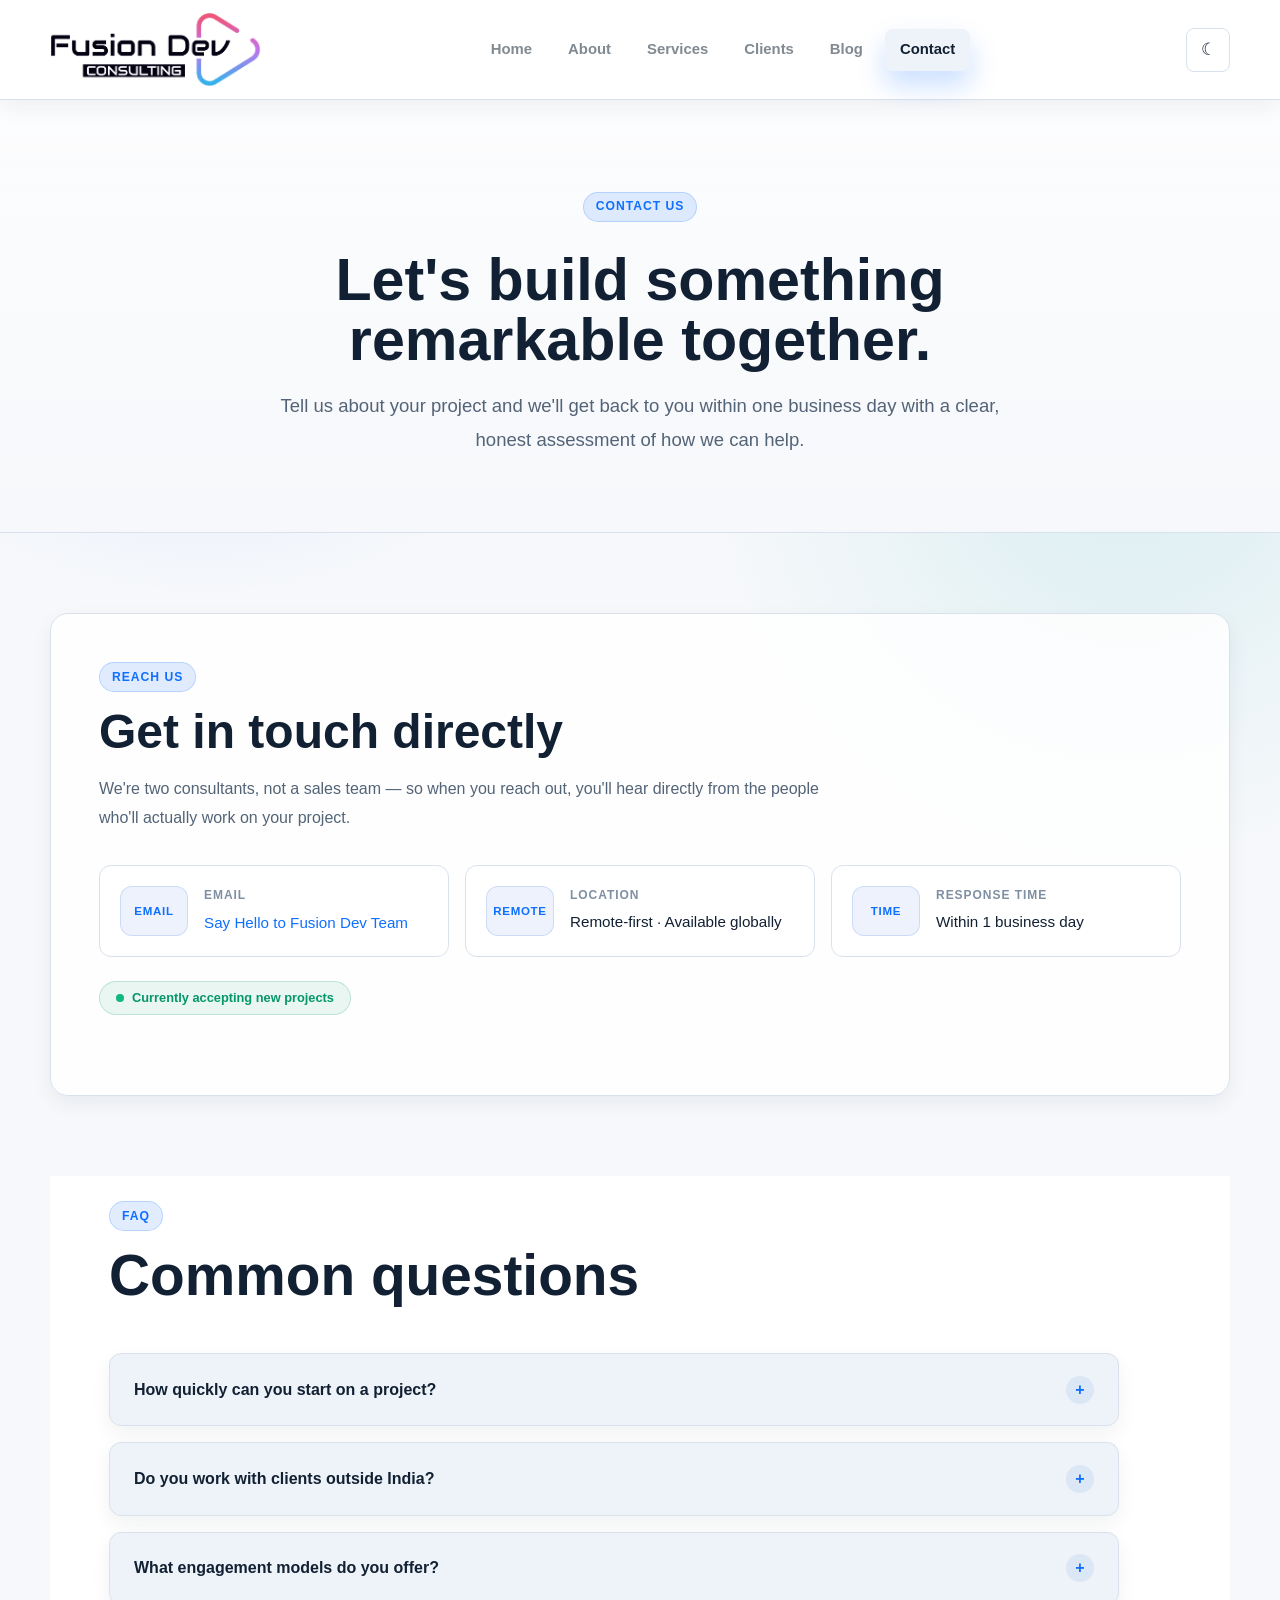
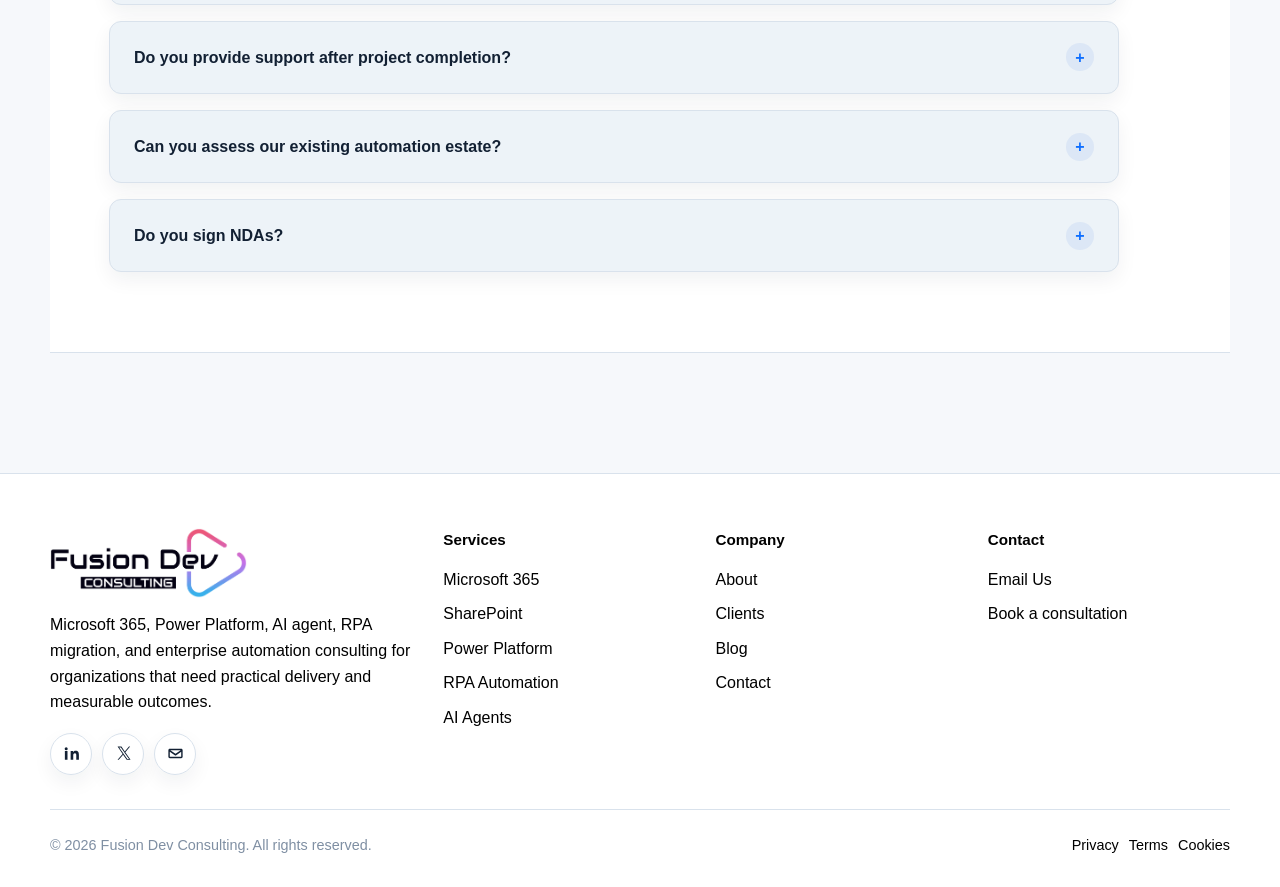
<file: contact.html>
<!DOCTYPE html>
<html lang="en">
<head>
<meta charset="UTF-8">
<meta name="viewport" content="width=device-width, initial-scale=1.0">
<title>Contact Us | Fusion Dev Consulting</title>


<!-- Your styles -->
<link rel="stylesheet" href="style-premium.css">
<style>
.contact-section {
  width: min(var(--container), calc(100% - 40px));
  margin-inline: auto;
  background: transparent;
  padding: 80px 0;
  border-bottom: 0;
  display: block;
}

.contact-left {
  background: var(--surface);
  border: 1px solid var(--border);
  border-radius: var(--radius-lg);
  box-shadow: var(--shadow-sm);
  padding: 3rem;
}

.contact-detail {
  display: grid;
  grid-template-columns: auto 1fr;
  gap: 1rem;
  align-items: start;
  min-height: 100%;
  margin-bottom: 0;
  padding: 1.25rem;
  background: var(--bg);
  border: 1px solid var(--border);
  border-radius: var(--radius);
  overflow: hidden;
}

.contact-details-grid {
  display: grid;
  grid-template-columns: repeat(auto-fit, minmax(280px, 1fr));
  gap: 1rem;
  margin: 2rem 0 1.5rem;
}

.ci-icon {
  width: 68px;
  height: 50px;
  min-width: 68px;
  border-radius: 12px;
  background: rgba(26,86,219,0.08);
  border: 1.5px solid rgba(26,86,219,0.15);
  display: flex;
  align-items: center;
  justify-content: center;
  font-size: 0.72rem;
  font-weight: 800;
  letter-spacing: 0.06em;
  text-transform: uppercase;
  color: var(--accent);
}

.ci-text {
  min-width: 0;
}

.ci-text h4 {
  font-size: 0.75rem;
  font-weight: 700;
  letter-spacing: 0.08em;
  text-transform: uppercase;
  color: var(--dim);
  margin-bottom: 5px;
}

.ci-text p {
  font-size: 0.95rem;
  color: var(--text);
  font-weight: 500;
}

.ci-text a {
  font-size: 0.95rem;
  color: var(--accent);
  font-weight: 500;
  text-decoration: none;
  overflow-wrap: anywhere;
}

.ci-text a:hover {
  text-decoration: underline;
}

.consultants-available {
  margin-top: 2.5rem;
}

.consult-card {
  background: var(--bg2);
  border: 1.5px solid var(--border);
  border-radius: var(--radius);
  padding: 1.5rem;
  display: flex;
  gap: 1rem;
  align-items: center;
  margin-bottom: 1rem;
  transition: all 0.3s ease;
}

.consult-card:hover {
  border-color: var(--accent);
  box-shadow: 0 8px 16px rgba(26,86,219,0.1);
}

.consult-av {
  width: 56px;
  height: 56px;
  min-width: 56px;
  border-radius: 50%;
  display: flex;
  align-items: center;
  justify-content: center;
  font-size: 1.1rem;
  font-weight: 700;
  color: #fff;
}

.consult-info h4 {
  font-size: 0.95rem;
  font-weight: 700;
}

.consult-info p {
  font-size: 0.8rem;
  color: var(--muted);
  margin-bottom: 0.3rem;
}

.consult-info a {
  font-size: 0.8rem;
  color: var(--accent);
  text-decoration: none;
  font-weight: 600;
}

.available-badge {
  display: inline-flex;
  align-items: center;
  gap: 8px;
  background: rgba(5,150,105,0.08);
  border: 1px solid rgba(5,150,105,0.2);
  padding: 6px 16px;
  border-radius: 100px;
  font-size: 0.8rem;
  font-weight: 600;
  color: #059669;
  margin-bottom: 2rem;
}

.avail-dot {
  width: 8px;
  height: 8px;
  border-radius: 50%;
  background: #10b981;
  animation: blink 2s ease infinite;
}

@keyframes blink {
  0%, 100% { opacity: 1; }
  50% { opacity: 0.3; }
}

.contact-form {
  background: var(--surface);
  border: 1.5px solid var(--border);
  border-radius: var(--radius);
  padding: 3rem;
  box-shadow: var(--shadow-sm);
}

.form-title {
  font-family: var(--font-display);
  font-size: 1.5rem;
  font-weight: 700;
  letter-spacing: -0.5px;
  margin-bottom: 0.5rem;
}

.form-subtitle {
  font-size: 0.9rem;
  color: var(--muted);
  margin-bottom: 2rem;
  font-weight: 400;
}

.form-row {
  display: grid;
  grid-template-columns: 1fr 1fr;
  gap: 1.2rem;
}

.form-group {
  display: flex;
  flex-direction: column;
  gap: 6px;
  margin-bottom: 1.2rem;
}

.form-row .form-group {
  margin-bottom: 0;
}

.form-group label {
  font-size: 0.75rem;
  font-weight: 700;
  letter-spacing: 0.08em;
  text-transform: uppercase;
  color: var(--dim);
}

.form-group input,
.form-group select,
.form-group textarea {
  background: var(--bg);
  border: 1.5px solid var(--border);
  border-radius: var(--radius-sm);
  padding: 0.85rem 1rem;
  color: var(--text);
  font-family: var(--font-body);
  font-size: 0.95rem;
  outline: none;
  transition: all 0.2s ease;
  appearance: none;
}

.form-group input:focus,
.form-group select:focus,
.form-group textarea:focus {
  border-color: var(--accent);
  box-shadow: 0 0 0 3px rgba(26,86,219,0.1);
}

.form-group input::placeholder,
.form-group textarea::placeholder {
  color: var(--dim);
}

.form-group textarea {
  resize: vertical;
  min-height: 130px;
}

.form-group select {
  background-image: url("data:image/svg+xml;charset=UTF-8,%3csvg xmlns='http://www.w3.org/2000/svg' viewBox='0 0 24 24' fill='none' stroke='%236b7280' stroke-width='2' stroke-linecap='round' stroke-linejoin='round'%3e%3cpolyline points='6 9 12 15 18 9'%3e%3c/polyline%3e%3c/svg%3e");
  background-repeat: no-repeat;
  background-position: right 1rem center;
  background-size: 1.2em;
  padding-right: 2.5rem;
}

.budget-grid {
  display: grid;
  grid-template-columns: repeat(2, 1fr);
  gap: 0.8rem;
}

.budget-opt {
  position: relative;
}

.budget-opt input[type=radio] {
  display: none;
}

.budget-opt label {
  display: block;
  padding: 0.7rem 0.85rem;
  border-radius: 8px;
  border: 1.5px solid var(--border);
  font-size: 0.8rem;
  font-weight: 600;
  color: var(--muted);
  cursor: pointer;
  text-align: center;
  transition: all 0.2s;
}

.budget-opt input:checked + label {
  border-color: var(--accent);
  background: rgba(26,86,219,0.07);
  color: var(--accent);
}

.btn-submit {
  width: 100%;
  background: var(--gradient);
  border: none;
  color: #fff;
  padding: 1.1rem;
  border-radius: var(--radius-sm);
  font-family: var(--font-body);
  font-size: 0.95rem;
  font-weight: 600;
  cursor: pointer;
  transition: all 0.2s ease;
  margin-top: 0.5rem;
}

.btn-submit:hover {
  opacity: 0.88;
  transform: translateY(-1px);
}

.form-note {
  text-align: center;
  font-size: 0.75rem;
  color: var(--dim);
  margin-top: 0.8rem;
}

.form-alert {
  padding: 1rem;
  border-radius: var(--radius-sm);
  margin-bottom: 1rem;
  font-size: 0.9rem;
  display: none;
}

.form-alert.success {
  background: rgba(5,150,105,0.1);
  border: 1px solid rgba(5,150,105,0.3);
  color: #059669;
  display: block;
}

.form-alert.error {
  background: rgba(220,38,38,0.1);
  border: 1px solid rgba(220,38,38,0.3);
  color: #dc2626;
  display: block;
}

.discovery-section {
  background: linear-gradient(135deg, rgba(26,86,219,0.03) 0%, rgba(124,58,237,0.03) 100%);
  padding: 80px 5%;
  border-bottom: 1px solid var(--border);
  display: grid;
  grid-template-columns: 1fr 1fr;
  gap: 4rem;
  align-items: center;
}

.discovery-right {
  text-align: center;
}

.disc-card {
  background: var(--bg);
  border: 1.5px solid var(--border);
  border-radius: var(--radius);
  padding: 2.5rem;
  max-width: 360px;
  margin: 0 auto;
  box-shadow: var(--shadow);
}

.disc-icon {
  font-size: 2.8rem;
  margin-bottom: 1rem;
}

.disc-card h3 {
  font-family: var(--font-display);
  font-size: 1.3rem;
  font-weight: 700;
  margin-bottom: 0.6rem;
}

.disc-card p {
  font-size: 0.9rem;
  color: var(--muted);
  line-height: 1.7;
  margin-bottom: 1.5rem;
}

.disc-detail {
  display: flex;
  gap: 0.8rem;
  align-items: center;
  font-size: 0.85rem;
  color: var(--muted);
  margin-bottom: 0.6rem;
  justify-content: center;
}

.disc-detail span {
  font-size: 1rem;
}

.faq-section {
  background: var(--bg);
  padding: 80px 5%;
  border-bottom: 1px solid var(--border);
}

    .faq-grid {
        display: grid;
        grid-template-columns: 1fr;
        gap: 1rem;
        margin-top: 3rem;
        max-width: 1010px;
    }

.faq-item {
  background: var(--bg2);
  border: 1.5px solid var(--border);
  border-radius: var(--radius);
  padding: 0;
  transition: all 0.3s ease;
  overflow: hidden;
}

.faq-item:hover {
  border-color: var(--accent);
}

.faq-item summary {
  list-style: none;
  cursor: pointer;
  display: flex;
  justify-content: space-between;
  gap: 1.5rem;
  align-items: center;
  padding: 1.35rem 1.5rem;
  font-family: var(--font-display);
  font-size: 1rem;
  font-weight: 700;
  color: var(--text);
}

.faq-item summary::-webkit-details-marker {
  display: none;
}

.faq-item summary::after {
  content: "+";
  width: 28px;
  height: 28px;
  flex: 0 0 28px;
  border-radius: 50%;
  display: grid;
  place-items: center;
  background: rgba(26,86,219,0.08);
  color: var(--accent);
  font-weight: 800;
}

.faq-item[open] summary::after {
  content: "-";
}

.faq-item p {
  font-size: 0.9rem;
  color: var(--muted);
  line-height: 1.7;
  padding: 0 1.5rem 1.35rem;
}

@media(max-width:1024px) {
  .contact-details-grid { grid-template-columns: 1fr; }
  .discovery-section { grid-template-columns: 1fr; gap: 3rem; }
  .faq-grid { grid-template-columns: 1fr; }
}

@media(max-width:768px) {
  .form-row { grid-template-columns: 1fr; }
  .budget-grid { grid-template-columns: 1fr; }
  .contact-form { padding: 2rem; }
  .contact-section { padding: 40px 0; }
  .contact-left { padding: 2rem; }
  .contact-detail { grid-template-columns: 1fr; }
}
</style>
</head>
<body>
    <nav>
        <a href="index.html" class="nav-logo"><img src="Images/Logo.png" alt="Fusion Dev"></a>
        <ul class="nav-links">
            <li><a href="index.html">Home</a></li>
            <li><a href="about.html">About</a></li>
            <li><a href="services.html">Services</a></li>
            <li><a href="clients.html">Clients</a></li>
            <li><a href="https://www.fusiondevconsulting.ai/">Blog</a></li>
            <li><a href="contact.html" class="nav-cta">Contact</a></li>
        </ul>
        <button class="hamburger" onclick="toggleMenu()"><span></span><span></span><span></span></button>
    </nav>

    <div class="page-hero">
        <span class="page-hero-label">Contact Us</span>
        <h1>Let's build something<br>remarkable together.</h1>
        <p>Tell us about your project and we'll get back to you within one business day with a clear, honest assessment of how we can help.</p>
    </div>

    <div class="contact-section" style="padding-bottom: 0px;">
        <div class="contact-left reveal">
            <div class="section-label">Reach Us</div>
            <h2 class="section-title" style="font-size:clamp(2rem, 4vw, 3rem);">Get in touch directly</h2>
            <p style="font-size:1rem;color:var(--muted);line-height:1.8;font-weight:400;max-width:760px;">We're two consultants, not a sales team — so when you reach out, you'll hear directly from the people who'll actually work on your project.</p>

            <div class="contact-details-grid">
                <div class="contact-detail">
                    <div class="ci-icon">Email</div>
                    <div class="ci-text"><h4>Email</h4><a href="mailto:priyaranjan.ks@fusiondevconsulting.ai">Say Hello to Fusion Dev Team</a></div>
                </div>

                <div class="contact-detail">
                    <div class="ci-icon">Remote</div>
                    <div class="ci-text"><h4>Location</h4><p>Remote-first · Available globally</p></div>
                </div>
                <div class="contact-detail">
                    <div class="ci-icon">Time</div>
                    <div class="ci-text"><h4>Response Time</h4><p>Within 1 business day</p></div>
                </div>
            </div>

            <div class="available-badge"><div class="avail-dot"></div>Currently accepting new projects</div>
        </div>
    </div>

    <!-- FAQ -->
    <div class="contact-section">
        <section class="faq-section" style="padding-top: 25px;">
            <div class="reveal">
                <div class="section-label">FAQ</div>
                <h2 class="section-title">Common questions</h2>
            </div>
            <div class="faq-grid">
                <details class="faq-item reveal">
                    <summary>How quickly can you start on a project?</summary>
                    <p>Typically within 1–2 weeks of contract signature for standard engagements. For urgent projects, we can sometimes fast-track if our schedule permits.</p>
                </details>
                <details class="faq-item reveal">
                    <summary>Do you work with clients outside India?</summary>
                    <p>Absolutely. We're fully remote and have worked with clients across Europe, North America, the Middle East, and Asia. We adapt to your timezone.</p>
                </details>
                <details class="faq-item reveal">
                    <summary>What engagement models do you offer?</summary>
                    <p>We offer fixed-scope project delivery, time-and-materials, and monthly retainer arrangements. We'll recommend the best fit based on your project type.</p>
                </details>
                <details class="faq-item reveal">
                    <summary>Do you provide support after project completion?</summary>
                    <p>Yes. We offer post-launch support retainers, quarterly health checks, and ad-hoc support arrangements to keep your solutions running smoothly.</p>
                </details>
                <details class="faq-item reveal">
                    <summary>Can you assess our existing automation estate?</summary>
                    <p>Yes — we offer automation discovery workshops where we assess your current bots, flows, and processes and provide a prioritised roadmap with ROI estimates.</p>
                </details>
                <details class="faq-item reveal">
                    <summary>Do you sign NDAs?</summary>
                    <p>Yes, we're comfortable signing NDAs before any initial discussions. We understand the sensitivity of business process and technology information.</p>
                </details>
            </div>
        </section>
        </div>
        <footer>
            <div class="footer-top">
                <div class="footer-brand">
                    <img src="Images/Logo.png" alt="Fusion Dev" style="width: 158px;">      <p>Microsoft 365 & Power Platform consultants specializing in AI Agents, RPA, SharePoint, and intelligent automation.</p>
                </div>
                <div class="footer-col">
                    <h4>Services</h4>
                    <ul>
                        <li><a href="services.html#m365">Microsoft 365</a></li>
                        <li><a href="services.html#sharepoint">SharePoint</a></li>
                        <li><a href="services.html#powerplatform">Power Platform</a></li>
                        <li><a href="services.html#rpa">Power Automate RPA</a></li>
                        <li><a href="services.html#agents">AI Agents</a></li>
                        <li><a href="services.html#migration">RPA Migration</a></li>
                    </ul>
                </div>
                <div class="footer-col">
                    <h4>Company</h4>
                    <ul>
                        <li><a href="about.html">About Us</a></li>
                        <li><a href="clients.html">Clients</a></li>
                        <li><a href="https://www.fusiondevconsulting.ai/">Blog</a></li>
                        <li><a href="contact.html">Contact</a></li>
                    </ul>
                </div>
                <div class="footer-col">
                    <h4>Connect</h4>
                    <ul>
                        <li><a href="#">LinkedIn</a></li>
                        <li><a href="#">GitHub</a></li>
                        <li><a href="#">Twitter/X</a></li>
                    </ul>
                </div>
            </div>
            <div class="footer-bottom">
                <span class="footer-copy">© 2026 Fusion Dev Consulting. All rights reserved.</span>
            </div>
        </footer>

        <script src="main.js"></script>
</body>
</html>
</file>
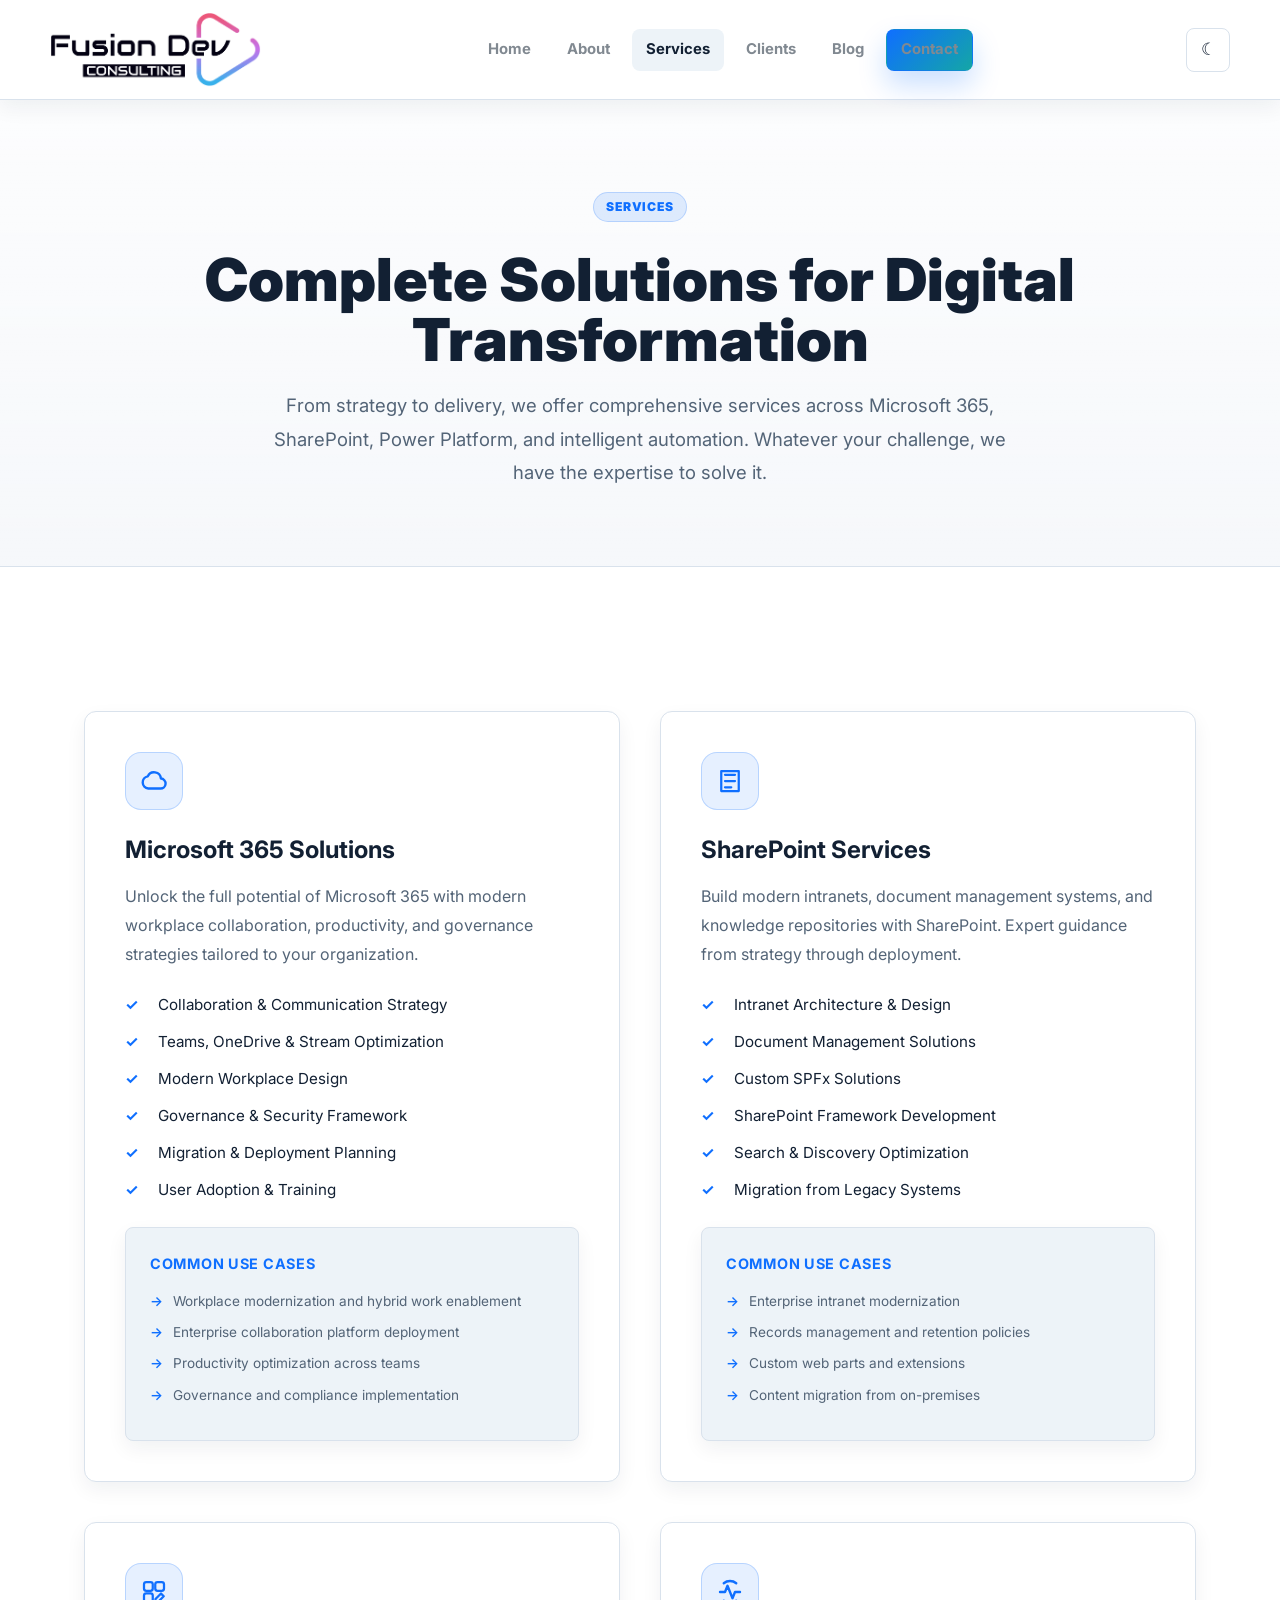
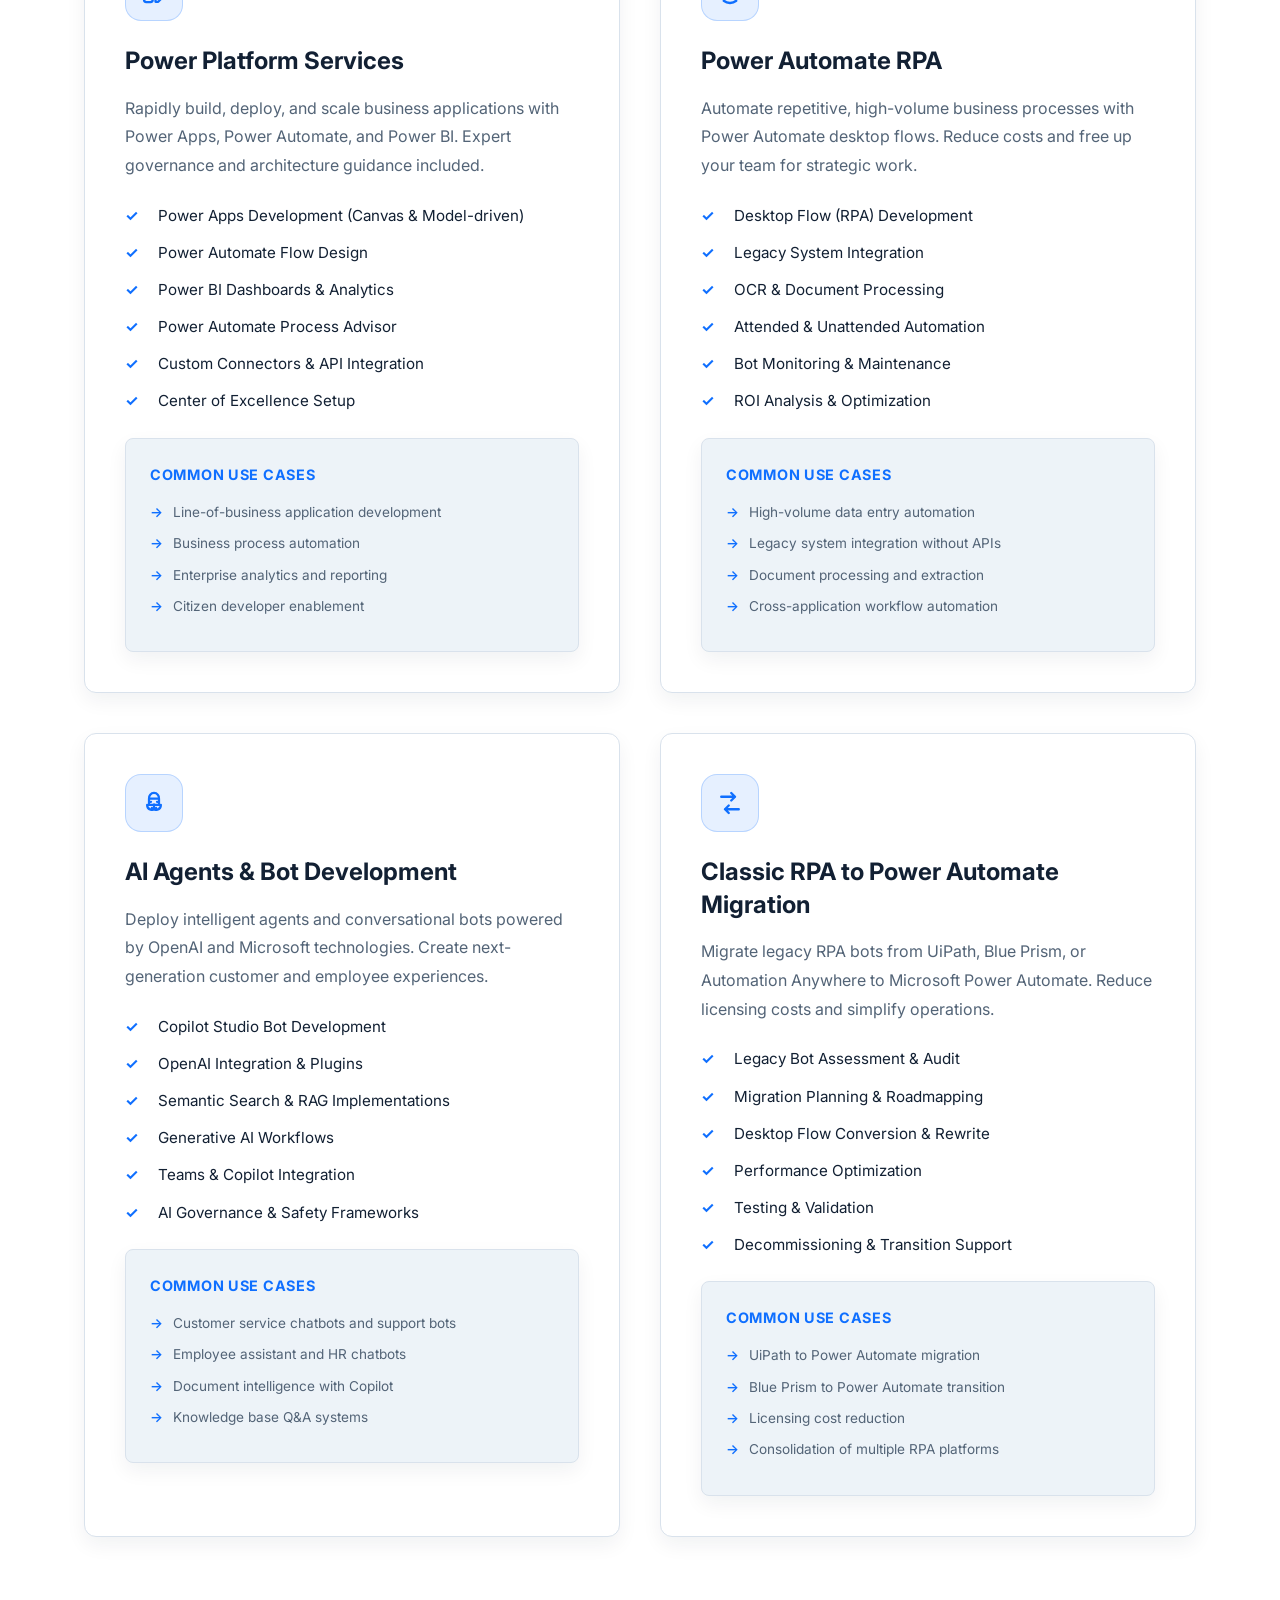
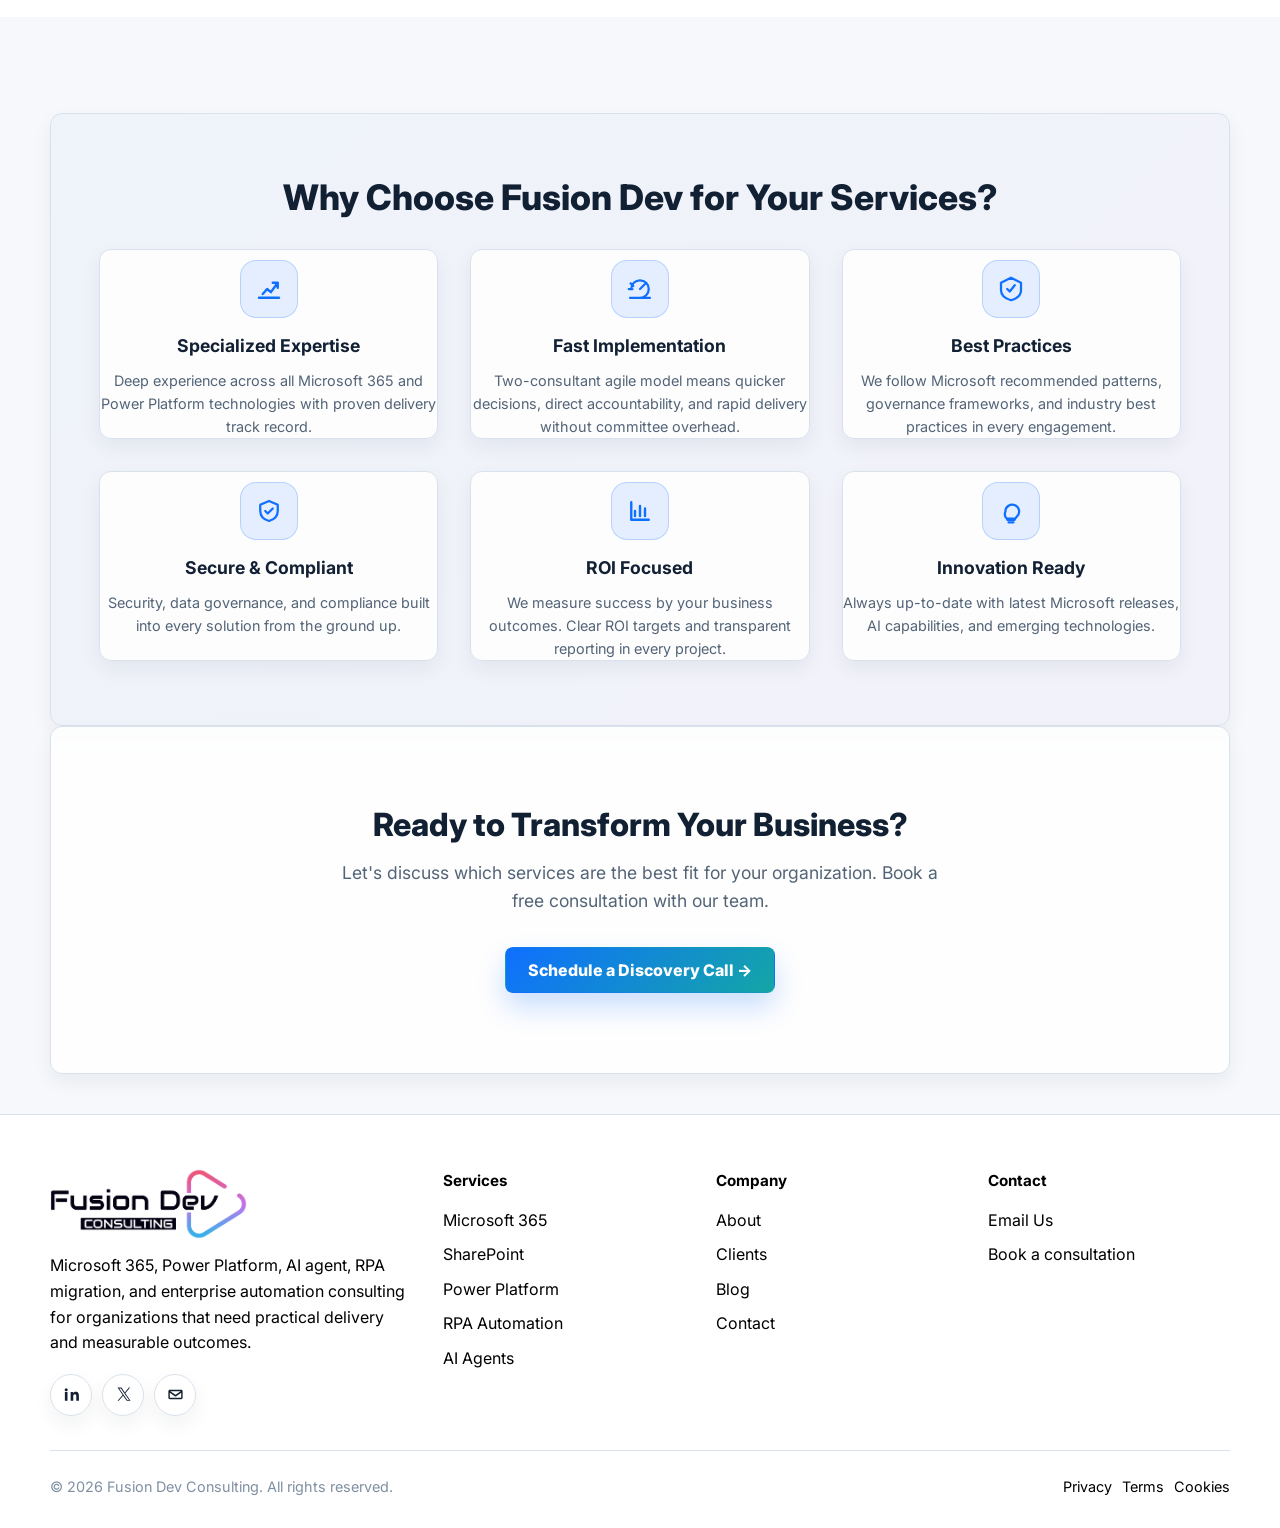
<file: services.html>
<!DOCTYPE html>
<html lang="en">
<head>
    <meta charset="UTF-8">
    <meta name="viewport" content="width=device-width, initial-scale=1.0">
    <title>Services | Fusion Dev Consulting</title>
    <link rel="stylesheet" href="style-premium.css">
    <link href="https://fonts.googleapis.com/css2?family=Inter:wght@400;700;900&display=swap" rel="stylesheet">
    <link rel="stylesheet" href="https://cdnjs.cloudflare.com/ajax/libs/font-awesome/6.4.0/css/all.min.css">
    <style>
        body, h1, h2, h3, h4, h5, h6 {
    font-family: 'Inter', var(--font-body);
  }
        .services-grid {
            display: grid;
            grid-template-columns: 1fr 1fr;
            gap: 2.5rem;
            margin-top: 4rem;
        }

        .service-detail {
            background: var(--bg);
            border: 1px solid var(--border);
            border-radius: var(--radius);
            padding: 2.5rem;
            transition: all 0.3s ease;
        }

            .service-detail:hover {
                transform: translateY(-8px);
                box-shadow: var(--shadow-lg);
                border-color: rgba(26,86,219,0.2);
            }

        .service-icon-lg {
            margin-bottom: 1.5rem;
        }

        .service-detail h3 {
            font-family: var(--font-display);
            font-size: 1.5rem;
            font-weight: 700;
            margin-bottom: 1rem;
        }

        .service-detail p {
            color: var(--muted);
            line-height: 1.8;
            margin-bottom: 1.5rem;
            font-weight: 400;
        }

        .service-features {
            list-style: none;
            display: flex;
            flex-direction: column;
            gap: 0.8rem;
            margin: 1.5rem 0;
        }

            .service-features li {
                display: flex;
                gap: 0.8rem;
                align-items: flex-start;
                font-size: 0.95rem;
                color: var(--text);
            }

                .service-features li::before {
                    content: '✓';
                    color: var(--accent);
                    font-weight: 700;
                    min-width: 20px;
                }

        .use-cases {
            background: var(--bg2);
            border-radius: var(--radius-sm);
            padding: 1.5rem;
            margin-top: 1.5rem;
        }

            .use-cases h4 {
                font-size: 0.9rem;
                font-weight: 700;
                text-transform: uppercase;
                letter-spacing: 0.05em;
                margin-bottom: 1rem;
                color: var(--accent);
            }

        .use-case-item {
            font-size: 0.85rem;
            color: var(--muted);
            margin-bottom: 0.6rem;
            display: flex;
            gap: 0.6rem;
        }

            .use-case-item::before {
                content: '→';
                color: var(--accent);
                font-weight: 600;
            }

        .why-section {
            background: linear-gradient(135deg, rgba(26,86,219,0.03) 0%, rgba(124,58,237,0.03) 100%);
            border-radius: var(--radius);
            padding: 4rem 3rem;
            margin-top: 6rem;
            text-align: center;
        }

            .why-section h2 {
                font-size: 2.2rem;
                font-weight: 800;
                margin-bottom: 2rem;
            }

        .why-grid {
            display: grid;
            grid-template-columns: 1fr 1fr 1fr;
            gap: 2rem;
            margin-top: 2rem;
        }

        .why-item {
            text-align: center;
        }

        .why-item-icon {
            margin: 10px auto 1rem;
        }

        .why-item h3 {
            font-size: 1.1rem;
            font-weight: 700;
            margin-bottom: 0.7rem;
        }

        .why-item p {
            font-size: 0.9rem;
            color: var(--muted);
            line-height: 1.6;
        }

        .cta-section {
            padding: 5rem 5%;
            text-align: center;
        }

            .cta-section h2 {
                font-size: 2rem;
                font-weight: 800;
                margin-bottom: 1rem;
            }

            .cta-section p {
                font-size: 1.1rem;
                color: var(--muted);
                margin-bottom: 2rem;
                max-width: 600px;
                margin-left: auto;
                margin-right: auto;
            }

        @media(max-width:1024px) {
            .services-grid {
                grid-template-columns: 1fr;
            }

            .why-grid {
                grid-template-columns: 1fr 1fr;
            }
        }

        @media(max-width:768px) {
            .why-grid {
                grid-template-columns: 1fr;
            }

            .service-detail {
                padding: 1.5rem;
            }
        }
    </style>
</head>
<body>
<nav>
  <a href="index.html" class="nav-logo"><img src="Images/Logo.png" alt="Fusion Dev"></a>
  <ul class="nav-links">
    <li><a href="index.html">Home</a></li>
    <li><a href="about.html">About</a></li>
    <li><a href="services.html">Services</a></li>
    <li><a href="clients.html">Clients</a></li>
    <li><a href="https://www.fusiondevconsulting.ai/">Blog</a></li>
    <li><a href="contact.html" class="nav-cta">Contact</a></li>
  </ul>
  <button class="hamburger" onclick="toggleMenu()"><span></span><span></span><span></span></button>
</nav>


<div class="page-hero">
  <span class="page-hero-label">Services</span>
  <h1>Complete Solutions for Digital Transformation</h1>
  <p>From strategy to delivery, we offer comprehensive services across Microsoft 365, SharePoint, Power Platform, and intelligent automation. Whatever your challenge, we have the expertise to solve it.</p>
</div>

<!-- SERVICES GRID -->
<section style="padding: 80px 5%; background: var(--bg);">
  <div class="container">
    <div class="services-grid">

      <!-- Service 1: Microsoft 365 -->
      <div class="service-detail reveal" id="m365">
        <div class="service-icon-lg" data-icon="cloud"></div>
        <h3>Microsoft 365 Solutions</h3>
        <p>Unlock the full potential of Microsoft 365 with modern workplace collaboration, productivity, and governance strategies tailored to your organization.</p>
        <ul class="service-features">
          <li>Collaboration & Communication Strategy</li>
          <li>Teams, OneDrive & Stream Optimization</li>
          <li>Modern Workplace Design</li>
          <li>Governance & Security Framework</li>
          <li>Migration & Deployment Planning</li>
          <li>User Adoption & Training</li>
        </ul>
        <div class="use-cases">
          <h4>Common Use Cases</h4>
          <div class="use-case-item">Workplace modernization and hybrid work enablement</div>
          <div class="use-case-item">Enterprise collaboration platform deployment</div>
          <div class="use-case-item">Productivity optimization across teams</div>
          <div class="use-case-item">Governance and compliance implementation</div>
        </div>
      </div>

      <!-- Service 2: SharePoint Services -->
      <div class="service-detail reveal" id="sharepoint">
        <div class="service-icon-lg" data-icon="sharepoint"></div>
        <h3>SharePoint Services</h3>
        <p>Build modern intranets, document management systems, and knowledge repositories with SharePoint. Expert guidance from strategy through deployment.</p>
        <ul class="service-features">
          <li>Intranet Architecture & Design</li>
          <li>Document Management Solutions</li>
          <li>Custom SPFx Solutions</li>
          <li>SharePoint Framework Development</li>
          <li>Search & Discovery Optimization</li>
          <li>Migration from Legacy Systems</li>
        </ul>
        <div class="use-cases">
          <h4>Common Use Cases</h4>
          <div class="use-case-item">Enterprise intranet modernization</div>
          <div class="use-case-item">Records management and retention policies</div>
          <div class="use-case-item">Custom web parts and extensions</div>
          <div class="use-case-item">Content migration from on-premises</div>
        </div>
      </div>

      <!-- Service 3: Power Platform -->
      <div class="service-detail reveal" id="powerplatform">
        <div class="service-icon-lg" data-icon="apps"></div>
        <h3>Power Platform Services</h3>
        <p>Rapidly build, deploy, and scale business applications with Power Apps, Power Automate, and Power BI. Expert governance and architecture guidance included.</p>
        <ul class="service-features">
          <li>Power Apps Development (Canvas & Model-driven)</li>
          <li>Power Automate Flow Design</li>
          <li>Power BI Dashboards & Analytics</li>
          <li>Power Automate Process Advisor</li>
          <li>Custom Connectors & API Integration</li>
          <li>Center of Excellence Setup</li>
        </ul>
        <div class="use-cases">
          <h4>Common Use Cases</h4>
          <div class="use-case-item">Line-of-business application development</div>
          <div class="use-case-item">Business process automation</div>
          <div class="use-case-item">Enterprise analytics and reporting</div>
          <div class="use-case-item">Citizen developer enablement</div>
        </div>
      </div>

      <!-- Service 4: Power Automate RPA -->
      <div class="service-detail reveal" id="rpa">
        <div class="service-icon-lg" data-icon="automate"></div>
        <h3>Power Automate RPA</h3>
        <p>Automate repetitive, high-volume business processes with Power Automate desktop flows. Reduce costs and free up your team for strategic work.</p>
        <ul class="service-features">
          <li>Desktop Flow (RPA) Development</li>
          <li>Legacy System Integration</li>
          <li>OCR & Document Processing</li>
          <li>Attended & Unattended Automation</li>
          <li>Bot Monitoring & Maintenance</li>
          <li>ROI Analysis & Optimization</li>
        </ul>
        <div class="use-cases">
          <h4>Common Use Cases</h4>
          <div class="use-case-item">High-volume data entry automation</div>
          <div class="use-case-item">Legacy system integration without APIs</div>
          <div class="use-case-item">Document processing and extraction</div>
          <div class="use-case-item">Cross-application workflow automation</div>
        </div>
      </div>

      <!-- Service 5: Bot & Agent Development -->
      <div class="service-detail reveal" id="agents">
        <div class="service-icon-lg" data-icon="ai"></div>
        <h3>AI Agents & Bot Development</h3>
        <p>Deploy intelligent agents and conversational bots powered by OpenAI and Microsoft technologies. Create next-generation customer and employee experiences.</p>
        <ul class="service-features">
          <li>Copilot Studio Bot Development</li>
          <li>OpenAI Integration & Plugins</li>
          <li>Semantic Search & RAG Implementations</li>
          <li>Generative AI Workflows</li>
          <li>Teams & Copilot Integration</li>
          <li>AI Governance & Safety Frameworks</li>
        </ul>
        <div class="use-cases">
          <h4>Common Use Cases</h4>
          <div class="use-case-item">Customer service chatbots and support bots</div>
          <div class="use-case-item">Employee assistant and HR chatbots</div>
          <div class="use-case-item">Document intelligence with Copilot</div>
          <div class="use-case-item">Knowledge base Q&A systems</div>
        </div>
      </div>

      <!-- Service 6: Classic RPA Migration -->
      <div class="service-detail reveal" id="migration">
        <div class="service-icon-lg" data-icon="migration"></div>
        <h3>Classic RPA to Power Automate Migration</h3>
        <p>Migrate legacy RPA bots from UiPath, Blue Prism, or Automation Anywhere to Microsoft Power Automate. Reduce licensing costs and simplify operations.</p>
        <ul class="service-features">
          <li>Legacy Bot Assessment & Audit</li>
          <li>Migration Planning & Roadmapping</li>
          <li>Desktop Flow Conversion & Rewrite</li>
          <li>Performance Optimization</li>
          <li>Testing & Validation</li>
          <li>Decommissioning & Transition Support</li>
        </ul>
        <div class="use-cases">
          <h4>Common Use Cases</h4>
          <div class="use-case-item">UiPath to Power Automate migration</div>
          <div class="use-case-item">Blue Prism to Power Automate transition</div>
          <div class="use-case-item">Licensing cost reduction</div>
          <div class="use-case-item">Consolidation of multiple RPA platforms</div>
        </div>
      </div>

    </div>
  </div>
</section>

<!-- WHY CHOOSE US -->
<section class="why-section reveal">
  <h2>Why Choose Fusion Dev for Your Services?</h2>
  <div class="why-grid">
    <div class="why-item">
      <div class="why-item-icon" data-icon="impact"></div>
      <h3>Specialized Expertise</h3>
      <p>Deep experience across all Microsoft 365 and Power Platform technologies with proven delivery track record.</p>
    </div>
    <div class="why-item">
      <div class="why-item-icon" data-icon="speed"></div>
      <h3>Fast Implementation</h3>
      <p>Two-consultant agile model means quicker decisions, direct accountability, and rapid delivery without committee overhead.</p>
    </div>
    <div class="why-item">
      <div class="why-item-icon" data-icon="best"></div>
      <h3>Best Practices</h3>
      <p>We follow Microsoft recommended patterns, governance frameworks, and industry best practices in every engagement.</p>
    </div>
    <div class="why-item">
      <div class="why-item-icon" data-icon="trust"></div>
      <h3>Secure & Compliant</h3>
      <p>Security, data governance, and compliance built into every solution from the ground up.</p>
    </div>
    <div class="why-item">
      <div class="why-item-icon" data-icon="analytics"></div>
      <h3>ROI Focused</h3>
      <p>We measure success by your business outcomes. Clear ROI targets and transparent reporting in every project.</p>
    </div>
    <div class="why-item">
      <div class="why-item-icon" data-icon="innovation"></div>
      <h3>Innovation Ready</h3>
      <p>Always up-to-date with latest Microsoft releases, AI capabilities, and emerging technologies.</p>
    </div>
  </div>
</section>

<!-- CTA SECTION -->
<section class="cta-section reveal">
  <h2>Ready to Transform Your Business?</h2>
  <p>Let's discuss which services are the best fit for your organization. Book a free consultation with our team.</p>
  <a href="contact.html" class="btn-primary">Schedule a Discovery Call →</a>
</section>

<footer>
    <div class="footer-container">
        <!-- Logo Section -->
        <div class="footer-section">
            <a href="#" class="footer-logo">
                <img src="Images/Logo.png" alt="Fusion Dev" style="width: 158px;">
            </a>
            <p>Building premium digital experiences with cutting-edge technology and innovative design.</p>
            <div class="footer-social">
                <a href="#" title="Twitter">𝕏</a>
                <a href="#" title="LinkedIn">in</a>
                <a href="#" title="GitHub">GH</a>
                <a href="#" title="Facebook">f</a>
            </div>
        </div>

        <!-- Product Section -->
        <div class="footer-section">
            <h3>Product</h3>
            <ul class="footer-links">
                <li><a href="#">Features</a></li>
                <li><a href="#">Pricing</a></li>
                <li><a href="#">Security</a></li>
                <li><a href="#">Roadmap</a></li>
            </ul>
        </div>

        <!-- Company Section -->
        <div class="footer-section">
            <h3>Company</h3>
            <ul class="footer-links">
                <li><a href="#">About</a></li>
                <li><a href="https://www.fusiondevconsulting.ai/">Blog</a></li>
                <li><a href="#">Careers</a></li>
                <li><a href="#">Contact</a></li>
            </ul>
        </div>

        <!-- Resources Section -->
        <div class="footer-section">
            <h3>Resources</h3>
            <ul class="footer-links">
                <li><a href="#">Documentation</a></li>
                <li><a href="#">API Reference</a></li>
                <li><a href="#">Community</a></li>
                <li><a href="#">Support</a></li>
            </ul>
        </div>
    </div>

    <!-- Footer Bottom -->
    <div class="footer-bottom">
        <div class="footer-copyright">
            © 2026 Fusion Dev Consulting. All rights reserved.
        </div>
        <div class="footer-legal">
            <a href="#">Privacy Policy</a>
            <a href="#">Terms of Service</a>
            <a href="#">Cookie Policy</a>
        </div>
    </div>
</footer>

<script src="main.js"></script>
</body>
</html>
</file>
<file: style-premium.css>
/* Fusion Dev - professional responsive website system */

:root {
    color-scheme: light;
    --bg-primary: #f6f8fb;
    --bg-secondary: #ffffff;
    --bg-soft: #edf3f8;
    --surface: rgba(255, 255, 255, 0.86);
    --surface-strong: #ffffff;
    --border: #d9e2ec;
    --border-strong: #c5d0dc;
    --text-primary: #122033;
    --text-secondary: #536477;
    --text-muted: #7f8fa3;
    --accent-primary: #0f6fff;
    --accent-hover: #0a5edb;
    --accent-secondary: #14a6a6;
    --success: #0f9f6e;
    --warning: #c78217;
    --shadow-sm: 0 8px 20px rgba(18, 32, 51, 0.06);
    --shadow-md: 0 18px 42px rgba(18, 32, 51, 0.10);
    --shadow-lg: 0 28px 70px rgba(18, 32, 51, 0.15);
    --radius-sm: 8px;
    --radius-md: 12px;
    --radius-lg: 18px;
    --container: 1180px;
    --font-display: Inter, -apple-system, BlinkMacSystemFont, "Segoe UI", sans-serif;
    --font-body: Inter, -apple-system, BlinkMacSystemFont, "Segoe UI", sans-serif;
    --gradient: linear-gradient(135deg, var(--accent-primary), var(--accent-secondary));
    --transition: 180ms ease;

    --bg: var(--bg-secondary);
    --bg2: var(--bg-soft);
    --text: var(--text-primary);
    --muted: var(--text-secondary);
    --dim: var(--text-muted);
    --accent: var(--accent-primary);
    --accent2: var(--accent-secondary);
    --radius: var(--radius-md);
    --shadow: var(--shadow-md);
    --glass-bg: var(--surface);
    --glass-border: var(--border);
}

:root[data-theme="dark"] {
    color-scheme: dark;
    --bg-primary: #0b111a;
    --bg-secondary: #111a26;
    --bg-soft: #172333;
    --surface: rgba(17, 26, 38, 0.88);
    --surface-strong: #142033;
    --border: #263648;
    --border-strong: #33465d;
    --text-primary: #edf5ff;
    --text-secondary: #b7c5d6;
    --text-muted: #8291a4;
    --accent-primary: #5d9dff;
    --accent-hover: #83b6ff;
    --accent-secondary: #28c6bd;
    --success: #38d28f;
    --warning: #f0b84d;
    --shadow-sm: 0 8px 20px rgba(0, 0, 0, 0.18);
    --shadow-md: 0 18px 42px rgba(0, 0, 0, 0.26);
    --shadow-lg: 0 28px 70px rgba(0, 0, 0, 0.36);
}

* {
    box-sizing: border-box;
    margin: 0;
    padding: 0;
}

html {
    scroll-behavior: smooth;
}

body {
    min-height: 100vh;
    font-family: var(--font-body);
    color: var(--text-primary);
    line-height: 1.6;
    background:
        radial-gradient(circle at 16% 6%, rgba(15, 111, 255, 0.16), transparent 28rem),
        radial-gradient(circle at 88% 18%, rgba(20, 166, 166, 0.12), transparent 26rem),
        var(--bg-primary);
    overflow-x: hidden;
}

a {
    color: inherit;
}

img {
    max-width: 100%;
}

.container {
    width: min(var(--container), calc(100% - 40px));
    margin-inline: auto;
}

nav {
    position: sticky;
    top: 0;
    z-index: 1000;
    display: flex;
    align-items: center;
    gap: 24px;
    min-height: 78px;
    padding: 12px max(20px, calc((100vw - var(--container)) / 2));
    background: #ffffff;
    border-bottom: 1px solid var(--border);
    backdrop-filter: blur(18px);
    box-shadow: var(--shadow-sm);
}

.nav-logo {
    display: inline-flex;
    align-items: center;
    gap: 10px;
    min-width: max-content;
    color: var(--text-primary);
    text-decoration: none;
    font-weight: 800;
}

.nav-logo img {
    width: auto;
    height: 75px;
    object-fit: contain;
}

.nav-logo span {
    color: var(--accent-primary);
}

.nav-links {
    display: flex;
    align-items: center;
    justify-content: center;
    gap: 8px;
    flex: 1;
    list-style: none;
}

    .nav-links a {
        display: inline-flex;
        align-items: center;
        justify-content: center;
        min-height: 42px;
        padding: 0 14px;
        border-radius: var(--radius-sm);
        color: #818991;
        text-decoration: none;
        font-size: 0.93rem;
        font-weight: 700;
        transition: color var(--transition), background var(--transition);
    }

.nav-links a:hover,
.nav-links a[aria-current="page"] {
    color: var(--text-primary);
    background: var(--bg-soft);
}

.nav-cta,
.btn-primary,
.btn-secondary,
.btn-submit,
.newsletter-form button {
    display: inline-flex;
    align-items: center;
    justify-content: center;
    min-height: 46px;
    border-radius: var(--radius-sm);
    font-weight: 800;
    text-decoration: none;
    transition: transform var(--transition), box-shadow var(--transition), background var(--transition);
}

.nav-cta,
.btn-primary,
.btn-submit,
.newsletter-form button {
    border: 1px solid transparent;
    color: #ffffff;
    background: var(--gradient);
    box-shadow: 0 14px 28px rgba(15, 111, 255, 0.22);
}

.nav-cta {
    padding: 0 18px;
}

.btn-primary,
.btn-secondary {
    padding: 0 22px;
}

.btn-secondary {
    color: var(--text-primary);
    background: var(--surface);
    border: 1px solid var(--border);
    box-shadow: var(--shadow-sm);
}

.nav-cta:hover,
.btn-primary:hover,
.btn-secondary:hover,
.btn-submit:hover,
.newsletter-form button:hover {
    transform: translateY(-2px);
    box-shadow: var(--shadow-md);
}

.theme-toggle,
.hamburger {
    flex: 0 0 auto;
    width: 44px;
    height: 44px;
    border-radius: var(--radius-sm);
    border: 1px solid var(--border);
    color: var(--text-primary);
    background: var(--surface);
    cursor: pointer;
    transition: background var(--transition), transform var(--transition);
}

.theme-toggle {
    display: inline-grid;
    place-items: center;
    font-size: 1.08rem;
}

.theme-toggle:hover,
.hamburger:hover {
    background: var(--bg-soft);
    transform: translateY(-1px);
}

.hamburger {
    display: none;
    position: relative;
}

.hamburger span {
    position: absolute;
    left: 11px;
    width: 20px;
    height: 2px;
    border-radius: 999px;
    background: var(--text-primary);
    transition: transform var(--transition), opacity var(--transition), top var(--transition);
}

.hamburger span:nth-child(1) { top: 14px; }
.hamburger span:nth-child(2) { top: 21px; }
.hamburger span:nth-child(3) { top: 28px; }
.hamburger.is-open span:nth-child(1) { top: 21px; transform: rotate(45deg); }
.hamburger.is-open span:nth-child(2) { opacity: 0; }
.hamburger.is-open span:nth-child(3) { top: 21px; transform: rotate(-45deg); }

section,
.contact-section,
.discovery-section,
.blog-grid,
.case-studies,
.clients-logo-grid,
.clients-intro,
.blog-intro,
.testimonials-section,
.industries-section,
.faq-section,
.stats-grid {
    padding-block: 84px;
}

.hero {
    position: relative;
    min-height: calc(100vh - 78px);
    display: grid;
    align-items: center;
    padding: 96px 20px 84px;
    overflow: hidden;
}

.hero::before {
    content: "";
    position: absolute;
    inset: 7% max(24px, calc((100vw - var(--container)) / 2));
    border: 1px solid var(--border);
    border-radius: var(--radius-lg);
    background:
        linear-gradient(135deg, rgba(15, 111, 255, 0.08), transparent 42%),
        var(--surface);
    box-shadow: var(--shadow-lg);
    z-index: -1;
}

.hero-content {
    width: min(920px, calc(100% - 40px));
    margin-inline: auto;
    text-align: center;
}

.hero-pretitle,
.section-pretitle,
.section-label,
.page-hero-label,
.case-study-tag,
.article-category {
    display: inline-flex;
    align-items: center;
    width: fit-content;
    min-height: 30px;
    padding: 0 12px;
    border-radius: 999px;
    color: var(--accent-primary);
    background: color-mix(in srgb, var(--accent-primary) 12%, transparent);
    border: 1px solid color-mix(in srgb, var(--accent-primary) 20%, transparent);
    font-size: 0.76rem;
    font-weight: 900;
    letter-spacing: 0.08em;
    text-transform: uppercase;
    margin-bottom:10px;
}

.hero-title,
.page-hero h1,
.section-title {
    font-family: var(--font-display);
    color: var(--text-primary);
    line-height: 1.02;
    letter-spacing: 0;
    font-weight: 900;
}

.hero-title {
    margin-top: 22px;
    margin-bottom: 24px;
    font-size: clamp(3rem, 7vw, 3.9rem);
}

.hero-title strong,
.section-title strong,
.stat-number,
.trust-number,
.timeline-year {
    color: transparent;
    background: var(--gradient);
    -webkit-background-clip: text;
    background-clip: text;
}

.hero-description,
.section-description,
.page-hero p {
    color: var(--text-secondary);
    font-size: clamp(1rem, 1.6vw, 1.16rem);
    line-height: 1.82;
}

.hero-description {
    max-width: 760px;
    margin: 0 auto 34px;
}

.hero-cta,
.cta-buttons {
    display: flex;
    align-items: center;
    justify-content: center;
    gap: 14px;
    flex-wrap: wrap;
}

.page-hero {
    padding: 92px 20px 76px;
    text-align: center;
    background:
        linear-gradient(180deg, color-mix(in srgb, var(--bg-secondary) 70%, transparent), transparent),
        var(--bg-primary);
    border-bottom: 1px solid var(--border);
}

.page-hero h1 {
    max-width: 920px;
    margin: 18px auto;
    font-size: clamp(2.4rem, 6vw, 3.7rem);
}

.page-hero p {
    max-width: 760px;
    margin: 0 auto;
}

.section-pretitle,
.section-label {
    margin-bottom: 16px;
}

.section-title {
    max-width: 900px;
    margin-bottom: 18px;
    font-size: clamp(2rem, 4.6vw, 3.55rem);
}

.section-description {
    max-width: 760px;
    margin-bottom: 42px;
}

.features-grid,
.case-study-grid,
.services-grid,
.values-grid,
.why-grid,
.articles-grid,
.testimonials-grid,
.industries-grid,
.case-studies-grid,
.logo-grid,
.trust-grid,
.stats-grid,
.faq-grid {
    display: grid;
    gap: 24px;
}

.features-grid,
.case-study-grid,
.articles-grid {
    grid-template-columns: repeat(3, minmax(0, 1fr));
}

.services-grid,
.case-studies-grid,
.consultants-grid,
.contact-section,
.discovery-section,
.faq-grid {
    grid-template-columns: repeat(2, minmax(0, 1fr));
}

.values-grid,
.why-grid,
.testimonials-grid {
    grid-template-columns: repeat(3, minmax(0, 1fr));
}

.industries-grid,
.trust-grid,
.stats-grid {
    grid-template-columns: repeat(4, minmax(0, 1fr));
}

.logo-grid {
    grid-template-columns: repeat(5, minmax(0, 1fr));
}

.feature-card,
.case-study-card,
.service-detail,
.value-item,
.why-section,
.why-item,
.article-card,
.featured-article,
.testimonial,
.industry-item,
.case-study,
.client-logo,
.consultant-card,
.consult-card,
.contact-form,
.disc-card,
.faq-item,
.use-cases,
.cta-section,
.newsletter-section,
.tech-badge {
    background: var(--surface);
    border: 1px solid var(--border);
    border-radius: var(--radius-md);
    box-shadow: var(--shadow-sm);
}

.feature-card,
.case-study-card,
.service-detail,
.value-item,
.article-card,
.testimonial,
.industry-item,
.case-study,
.client-logo,
.consultant-card,
.faq-item,
.tech-badge {
    transition: transform var(--transition), box-shadow var(--transition), border-color var(--transition);
}

.feature-card:hover,
.case-study-card:hover,
.service-detail:hover,
.value-item:hover,
.article-card:hover,
.testimonial:hover,
.industry-item:hover,
.case-study:hover,
.client-logo:hover,
.consultant-card:hover,
.faq-item:hover,
.tech-badge:hover {
    transform: translateY(-5px);
    border-color: var(--border-strong);
    box-shadow: var(--shadow-md);
}

.feature-card,
.case-study-card,
.service-detail,
.value-item,
.testimonial,
.industry-item,
.faq-item {
    padding: 28px;
}

.values-grid {
    align-items: stretch;
}

.value-item {
    display: flex;
    flex-direction: column;
    min-height: 100%;
}

.case-studies-section {
    background:
        linear-gradient(180deg, color-mix(in srgb, var(--bg-secondary) 76%, transparent), transparent),
        var(--bg-primary);
    border-block: 1px solid var(--border);
}

.proof-panel {
    padding: 34px;
    margin-bottom: 32px;
    border: 1px solid var(--border);
    border-radius: var(--radius-lg);
    background: var(--surface);
    box-shadow: var(--shadow-sm);
}

.proof-header {
    display: flex;
    align-items: flex-start;
    justify-content: space-between;
    gap: 28px;
    margin-bottom: 28px;
}

.proof-header .section-title {
    margin-bottom: 12px;
}

.proof-header .section-description {
    margin-bottom: 0;
}

.proof-header .btn-secondary {
    flex: 0 0 auto;
    margin-top: 10px;
}

.feature-icon,
.service-icon-lg,
.value-icon,
.why-item-icon,
.industry-icon,
.article-image,
.featured-image,
.about-hero-visual,
.disc-icon {
    display: block;
    color: var(--accent-primary);
    font-size: 2.4rem;
    line-height: 1;
    margin-bottom: 18px;
}

.feature-icon {
    display: inline-grid;
    place-items: center;
    width: 58px;
    min-width: 58px;
    height: 58px;
    padding: 0;
    border-radius: 16px;
    color: var(--accent-primary);
    background: color-mix(in srgb, var(--accent-primary) 10%, transparent);
    border: 1px solid color-mix(in srgb, var(--accent-primary) 22%, transparent);
}

.service-icon-lg,
.value-icon,
.why-item-icon,
.industry-icon {
    display: inline-grid;
    place-items: center;
    width: 58px;
    min-width: 58px;
    height: 58px;
    padding: 0;
    border-radius: 16px;
    color: var(--accent-primary);
    background: color-mix(in srgb, var(--accent-primary) 10%, transparent);
    border: 1px solid color-mix(in srgb, var(--accent-primary) 22%, transparent);
}

.feature-icon[data-icon],
.service-icon-lg[data-icon],
.value-icon[data-icon],
.why-item-icon[data-icon],
.industry-icon[data-icon] {
    display: inline-grid !important;
    place-items: center !important;
    width: 58px !important;
    min-width: 58px !important;
    height: 58px !important;
    padding: 0 !important;
    border-radius: 16px !important;
}

.feature-icon svg,
.service-icon-lg svg,
.value-icon svg,
.why-item-icon svg,
.industry-icon svg {
    width: 30px;
    height: 30px;
}

.article-image,
.featured-image,
.about-hero-visual {
    font-weight: 900;
    letter-spacing: 0.08em;
}

.article-image {
    font-size: 1.15rem;
}

.featured-image {
    font-size: 3.2rem;
}

.article-image svg,
.featured-image svg,
.about-hero-visual svg {
    width: 52px;
    height: 52px;
}

.feature-title,
.case-study-title,
.service-detail h3,
.value-item h3,
.why-item h3,
.industry-item h3,
.article-title,
.consultant-header h3,
.timeline-content h3,
.faq-item h3 {
    color: var(--text-primary);
    font-size: 1.22rem;
    line-height: 1.35;
    font-weight: 850;
    margin-bottom: 10px;
}

.feature-description,
.case-study-description,
.service-detail p,
.value-item p,
.why-item p,
.industry-item p,
.article-excerpt,
.testimonial-text,
.case-study-problem p,
.case-study-solution p,
.timeline-content p,
.faq-item p,
.consultant-bio,
.use-case-item,
.form-subtitle {
    color: var(--text-secondary);
}

.trust-section,
.clients-intro,
.blog-intro,
.testimonials-section,
.values-section,
.discovery-section {
    background: color-mix(in srgb, var(--bg-secondary) 58%, transparent);
    border-block: 1px solid var(--border);
}

.trust-item,
.stat-item,
.why-item {
    text-align: center;
}

.trust-grid {
    padding: 22px;
    border: 1px solid var(--border);
    border-radius: var(--radius-md);
    background: color-mix(in srgb, var(--bg-soft) 76%, transparent);
}

.trust-item {
    padding: 10px;
}

.trust-number,
.stat-number {
    font-size: clamp(2rem, 4vw, 3rem);
    line-height: 1;
    font-weight: 900;
    margin-bottom: 10px;
}

.trust-label,
.stat-label {
    color: var(--text-secondary);
    font-weight: 700;
}

.case-study-result,
.results-list,
.service-features {
    display: grid;
    gap: 12px;
}

.case-study-result {
    grid-template-columns: repeat(2, minmax(0, 1fr));
    padding-top: 18px;
    margin-top: auto;
    border-top: 1px solid var(--border);
}

.case-study-card {
    display: flex;
    flex-direction: column;
    min-height: 100%;
}

.case-study-description {
    flex: 1;
}

.result-metric {
    color: var(--accent-primary);
    font-size: clamp(1.3rem, 2vw, 1.7rem);
    line-height: 1.08;
    font-weight: 900;
    white-space: nowrap;
}

.result-label,
.article-meta,
.client-logo-type {
    color: var(--text-muted);
    font-size: 0.86rem;
}

.case-study-result .result-item {
    display: block;
    min-width: 0;
}

.case-study-result .result-item::before {
    content: none;
}

.case-study-result .result-label {
    margin-top: 4px;
    line-height: 1.3;
}

.service-features {
    list-style: none;
    margin: 20px 0;
}

.service-features li,
.result-item,
.use-case-item,
.disc-detail {
    display: flex;
    gap: 10px;
    align-items: flex-start;
}

.service-features li::before,
.result-item::before,
.use-case-item::before {
    content: "✓";
    color: var(--success);
    font-weight: 900;
}

.use-case-item::before {
    content: "→";
    color: var(--accent-primary);
}

.use-cases {
    padding: 18px;
    background: var(--bg-soft);
}

.use-cases h4,
.case-study-problem h4,
.case-study-solution h4,
.case-study-results h4,
.ci-text h4,
.form-group label {
    color: var(--accent-primary);
    font-size: 0.76rem;
    font-weight: 900;
    letter-spacing: 0.08em;
    text-transform: uppercase;
    margin-bottom: 8px;
}

.why-section,
.cta-section,
.newsletter-section {
    width: min(var(--container), calc(100% - 40px));
    margin-inline: auto;
    padding: 48px;
}

.why-section,
.cta-section {
    text-align: center;
}

.cta-section h2,
.why-section h2,
.newsletter-section h3 {
    font-size: clamp(1.8rem, 4vw, 3rem);
    line-height: 1.12;
    margin-bottom: 14px;
}

.cta-section p,
.newsletter-section p {
    max-width: 720px;
    margin: 0 auto 24px;
    color: var(--text-secondary);
}

.about-hero,
.clients-intro,
.blog-intro {
    width: min(var(--container), calc(100% - 40px));
    margin-inline: auto;
}

.about-hero {
    display: grid;
    grid-template-columns: minmax(0, 1.25fr) minmax(220px, 0.75fr);
    gap: 48px;
    align-items: center;
}

.about-hero-visual {
    display: grid;
    place-items: center;
    min-height: 260px;
    margin: 0;
    border-radius: var(--radius-lg);
    background: var(--surface);
    border: 1px solid var(--border);
    box-shadow: var(--shadow-sm);
    font-size: 5rem;
}

.consultants-section,
.timeline,
.blog-grid,
.case-studies,
.industries-section,
.faq-section {
    background: transparent;
}

.consultants-grid {
    display: grid;
    gap: 24px;
    margin-top: 34px;
}

.consultant-card {
    overflow: hidden;
}

.consultant-header {
    padding: 32px 28px;
    text-align: center;
    background: color-mix(in srgb, var(--accent-primary) 9%, transparent);
    border-bottom: 1px solid var(--border);
}

.consultant-avatar,
.testimonial-avatar,
.consult-av {
    display: grid;
    place-items: center;
    border-radius: 999px;
    color: white;
    background: var(--gradient);
    font-weight: 900;
}

.consultant-avatar {
    width: 104px;
    height: 104px;
    margin: 0 auto 16px;
    font-size: 1.8rem;
}

.consultant-bio {
    padding: 28px;
}

.expertise-list,
.social-links,
.footer-social,
.footer-legal {
    display: flex;
    gap: 10px;
    flex-wrap: wrap;
}

.expertise-tag {
    padding: 7px 10px;
    border-radius: 999px;
    color: var(--accent-primary);
    background: color-mix(in srgb, var(--accent-primary) 10%, transparent);
    font-size: 0.8rem;
    font-weight: 800;
}

.social-link,
.footer-social a {
    display: grid;
    place-items: center;
    min-width: 38px;
    height: 38px;
    padding: 0 10px;
    border-radius: 999px;
    color: var(--text-primary);
    background: var(--bg-soft);
    border: 1px solid var(--border);
    text-decoration: none;
}

.social-link svg {
    width: 18px;
    height: 18px;
    fill: currentColor;
}

.social-link:hover {
    color: #ffffff;
    background: var(--gradient);
    border-color: transparent;
}

.timeline {
    width: min(var(--container), calc(100% - 40px));
    margin-inline: auto;
}

.timeline-item {
    display: grid;
    grid-template-columns: 160px 1fr;
    gap: 32px;
    padding: 26px 0;
    border-bottom: 1px solid var(--border);
}

.timeline-year {
    font-size: 2.1rem;
    font-weight: 900;
}

.blog-controls {
    display: flex;
    justify-content: center;
    padding: 28px 20px;
    background: var(--bg-secondary);
    border-bottom: 1px solid var(--border);
}

.category-filter {
    display: flex;
    gap: 10px;
    flex-wrap: wrap;
    justify-content: center;
}

.category-btn {
    min-height: 40px;
    padding: 0 14px;
    border: 1px solid var(--border);
    border-radius: 999px;
    color: var(--text-secondary);
    background: var(--surface);
    font-weight: 800;
    cursor: pointer;
}

.category-btn:hover,
.category-btn.active {
    color: #ffffff;
    background: var(--gradient);
    border-color: transparent;
}

.featured-article {
    display: grid;
    grid-template-columns: 0.9fr 1.1fr;
    gap: 34px;
    align-items: center;
    padding: 36px;
    margin-bottom: 36px;
}

.article-card {
    overflow: hidden;
}

.article-image {
    display: grid;
    place-items: center;
    height: 180px;
    margin: 0;
    background: color-mix(in srgb, var(--accent-primary) 11%, transparent);
    border-bottom: 1px solid var(--border);
}

.article-content,
.case-study-body,
.case-study-header {
    padding: 24px;
}

.article-meta {
    display: flex;
    justify-content: space-between;
    gap: 10px;
    padding-top: 16px;
    margin-top: 18px;
    border-top: 1px solid var(--border);
}

.read-more {
    display: inline-flex;
    width: fit-content;
    margin-top: 18px;
    color: var(--accent-primary);
    text-decoration: none;
    font-weight: 900;
}

.newsletter-form {
    display: flex;
    gap: 10px;
    max-width: 520px;
    margin: 0 auto;
}

.newsletter-form input,
.form-group input,
.form-group select,
.form-group textarea {
    width: 100%;
    min-height: 46px;
    padding: 0 14px;
    border: 1px solid var(--border);
    border-radius: var(--radius-sm);
    color: var(--text-primary);
    background: var(--bg-secondary);
    font: inherit;
    outline: none;
}

.form-group textarea {
    min-height: 130px;
    padding-top: 12px;
    resize: vertical;
}

.newsletter-form input:focus,
.form-group input:focus,
.form-group select:focus,
.form-group textarea:focus {
    border-color: var(--accent-primary);
    box-shadow: 0 0 0 4px color-mix(in srgb, var(--accent-primary) 14%, transparent);
}

.client-logo {
    min-height: 118px;
    display: grid;
    place-items: center;
    padding: 18px;
    text-align: center;
}

.client-logo-name {
    color: var(--text-primary);
    font-weight: 900;
}

.testimonial-avatar,
.consult-av {
    width: 52px;
    height: 52px;
    flex: 0 0 52px;
}

.testimonial-author,
.consult-card,
.contact-detail {
    display: flex;
    gap: 14px;
    align-items: center;
}

.contact-section,
.discovery-section {
    width: min(var(--container), calc(100% - 40px));
    margin-inline: auto;
    display: grid;
    gap: 42px;
    border-bottom: 0;
}

.contact-form {
    padding: 32px;
}

.form-title {
    font-size: 1.5rem;
    font-weight: 900;
}

.form-row,
.budget-grid {
    display: grid;
    grid-template-columns: repeat(2, minmax(0, 1fr));
    gap: 14px;
}

.form-group {
    display: grid;
    gap: 7px;
    margin-bottom: 16px;
}

.budget-opt input {
    position: absolute;
    opacity: 0;
}

.budget-opt label {
    display: grid;
    place-items: center;
    min-height: 44px;
    padding: 8px;
    border: 1px solid var(--border);
    border-radius: var(--radius-sm);
    color: var(--text-secondary);
    background: var(--bg-secondary);
    text-align: center;
    cursor: pointer;
}

.budget-opt input:checked + label {
    color: var(--accent-primary);
    border-color: var(--accent-primary);
    background: color-mix(in srgb, var(--accent-primary) 10%, transparent);
}

.btn-submit {
    width: 100%;
    border: 0;
    cursor: pointer;
}

.available-badge {
    display: inline-flex;
    align-items: center;
    gap: 9px;
    padding: 7px 12px;
    border-radius: 999px;
    color: var(--success);
    background: color-mix(in srgb, var(--success) 10%, transparent);
    border: 1px solid color-mix(in srgb, var(--success) 22%, transparent);
    font-weight: 800;
}

.avail-dot {
    width: 8px;
    height: 8px;
    border-radius: 999px;
    background: var(--success);
}

.disc-card {
    padding: 32px;
    text-align: center;
}

footer {
    margin-top: 40px;
    padding: 54px max(20px, calc((100vw - var(--container)) / 2)) 30px;
    color: black;
    background: white;
    border-top: 1px solid var(--border);
}

.footer-container,
.footer-top,
.footer-content {
    display: grid;
    grid-template-columns: 1.5fr repeat(3, 1fr);
    gap: 30px;
    width: min(var(--container), 100%);
    margin-inline: auto;
}

.footer-section h3,
.footer-col h4 {
    color: black;
    font-size: 0.95rem;
    margin-bottom: 14px;
}

.footer-brand-block p {
    max-width: 430px;
}

.footer-logo {
    display: inline-flex;
    align-items: center;
    gap: 10px;
    color: var(--text-primary);
    text-decoration: none;
    font-weight: 900;
    margin-bottom: 14px;
}

.footer-logo img,
.footer-brand img {
    width: auto;
    height: 70px;
}

.footer-links,
.footer-col ul {
    display: grid;
    gap: 9px;
    list-style: none;
}

    .footer-links a,
    .footer-col a,
    .footer-legal a {
        color: black;
        text-decoration: none;
        transition: color var(--transition);
    }

.footer-links a:hover,
.footer-col a:hover,
.footer-legal a:hover {
    color: var(--accent-primary);
}

.footer-social {
    margin-top: 18px;
}

.footer-social a {
    width: 42px;
    min-width: 42px;
    height: 42px;
    padding: 0;
    color: var(--text-primary);
    background: var(--surface);
    border: 1px solid var(--border);
    box-shadow: var(--shadow-sm);
    transition: transform var(--transition), color var(--transition), border-color var(--transition), background var(--transition);
}

.footer-social a:hover {
    color: #ffffff;
    background: var(--gradient);
    border-color: transparent;
    transform: translateY(-2px);
}

.footer-social svg {
    width: 19px;
    height: 19px;
    fill: currentColor;
}

.footer-contact-list a {
    overflow-wrap: anywhere;
}

.footer-badge {
    display: inline-flex;
    width: fit-content;
    min-height: 30px;
    align-items: center;
    padding: 0 10px;
    border-radius: 999px;
    color: var(--success);
    background: color-mix(in srgb, var(--success) 10%, transparent);
    border: 1px solid color-mix(in srgb, var(--success) 22%, transparent);
    font-size: 0.82rem;
    font-weight: 800;
}

.footer-bottom {
    display: flex;
    justify-content: space-between;
    gap: 20px;
    flex-wrap: wrap;
    width: min(var(--container), 100%);
    margin: 34px auto 0;
    padding-top: 24px;
    border-top: 1px solid var(--border);
    color: var(--text-muted);
    font-size: 0.9rem;
}

.reveal {
    opacity: 0;
    transform: translateY(18px);
    transition: opacity 520ms ease, transform 520ms ease;
}

.reveal.is-visible {
    opacity: 1;
    transform: none;
}

@media (max-width: 1100px) {
    .features-grid,
    .case-study-grid,
    .articles-grid,
    .values-grid,
    .why-grid,
    .testimonials-grid,
    .industries-grid,
    .trust-grid,
    .stats-grid,
    .logo-grid {
        grid-template-columns: repeat(2, minmax(0, 1fr));
    }
}

@media (max-width: 840px) {
    nav {
        min-height: 70px;
        padding-inline: 20px;
    }

    .nav-logo img {
        height: 42px;
    }

    .hamburger {
        display: inline-block;
    }

    .nav-links {
        position: fixed;
        top: 70px;
        left: 0;
        right: 0;
        display: grid;
        align-content: start;
        gap: 8px;
        height: calc(100vh - 70px);
        padding: 22px 20px;
        background: var(--bg-secondary);
        border-top: 1px solid var(--border);
        transform: translateX(100%);
        transition: transform 220ms ease;
    }

    .nav-links.is-open {
        transform: translateX(0);
    }

    .nav-links a {
        justify-content: flex-start;
        min-height: 50px;
        padding-inline: 16px;
    }

    .nav-links .nav-cta {
        justify-content: center;
        margin-top: 8px;
    }

    .hero {
        min-height: auto;
        padding-top: 82px;
    }

    .hero::before {
        inset: 20px;
    }

    .about-hero,
    .featured-article,
    .services-grid,
    .case-studies-grid,
    .consultants-grid,
    .contact-section,
    .discovery-section,
    .faq-grid,
    .footer-container,
    .footer-top,
    .footer-content {
        grid-template-columns: 1fr;
    }

    .timeline-item {
        grid-template-columns: 1fr;
        gap: 8px;
    }

    .proof-header {
        display: block;
    }

    .proof-header .btn-secondary {
        margin-top: 20px;
    }
}

@media (max-width: 620px) {
    .container,
    .about-hero,
    .timeline,
    .contact-section,
    .discovery-section,
    .why-section,
    .cta-section,
    .newsletter-section {
        width: min(100% - 28px, var(--container));
    }

    section,
    .contact-section,
    .discovery-section,
    .blog-grid,
    .case-studies,
    .clients-logo-grid,
    .clients-intro,
    .blog-intro,
    .testimonials-section,
    .industries-section,
    .faq-section,
    .stats-grid {
        padding-block: 58px;
    }

    .features-grid,
    .case-study-grid,
    .articles-grid,
    .values-grid,
    .why-grid,
    .testimonials-grid,
    .industries-grid,
    .trust-grid,
    .stats-grid,
    .logo-grid,
    .form-row,
    .budget-grid {
        grid-template-columns: 1fr;
    }

    .hero-title {
        font-size: clamp(2.35rem, 13vw, 3.4rem);
    }

    .hero-cta,
    .cta-buttons,
    .newsletter-form {
        flex-direction: column;
    }

    .btn-primary,
    .btn-secondary,
    .newsletter-form button {
        width: 100%;
    }

    .feature-card,
    .case-study-card,
    .service-detail,
    .value-item,
    .testimonial,
    .industry-item,
    .faq-item,
    .contact-form,
    .featured-article,
    .why-section,
    .cta-section,
    .newsletter-section {
        padding: 22px;
    }

    .proof-panel {
        padding: 22px;
    }

    .footer-bottom {
        flex-direction: column;
    }
}
</file>
